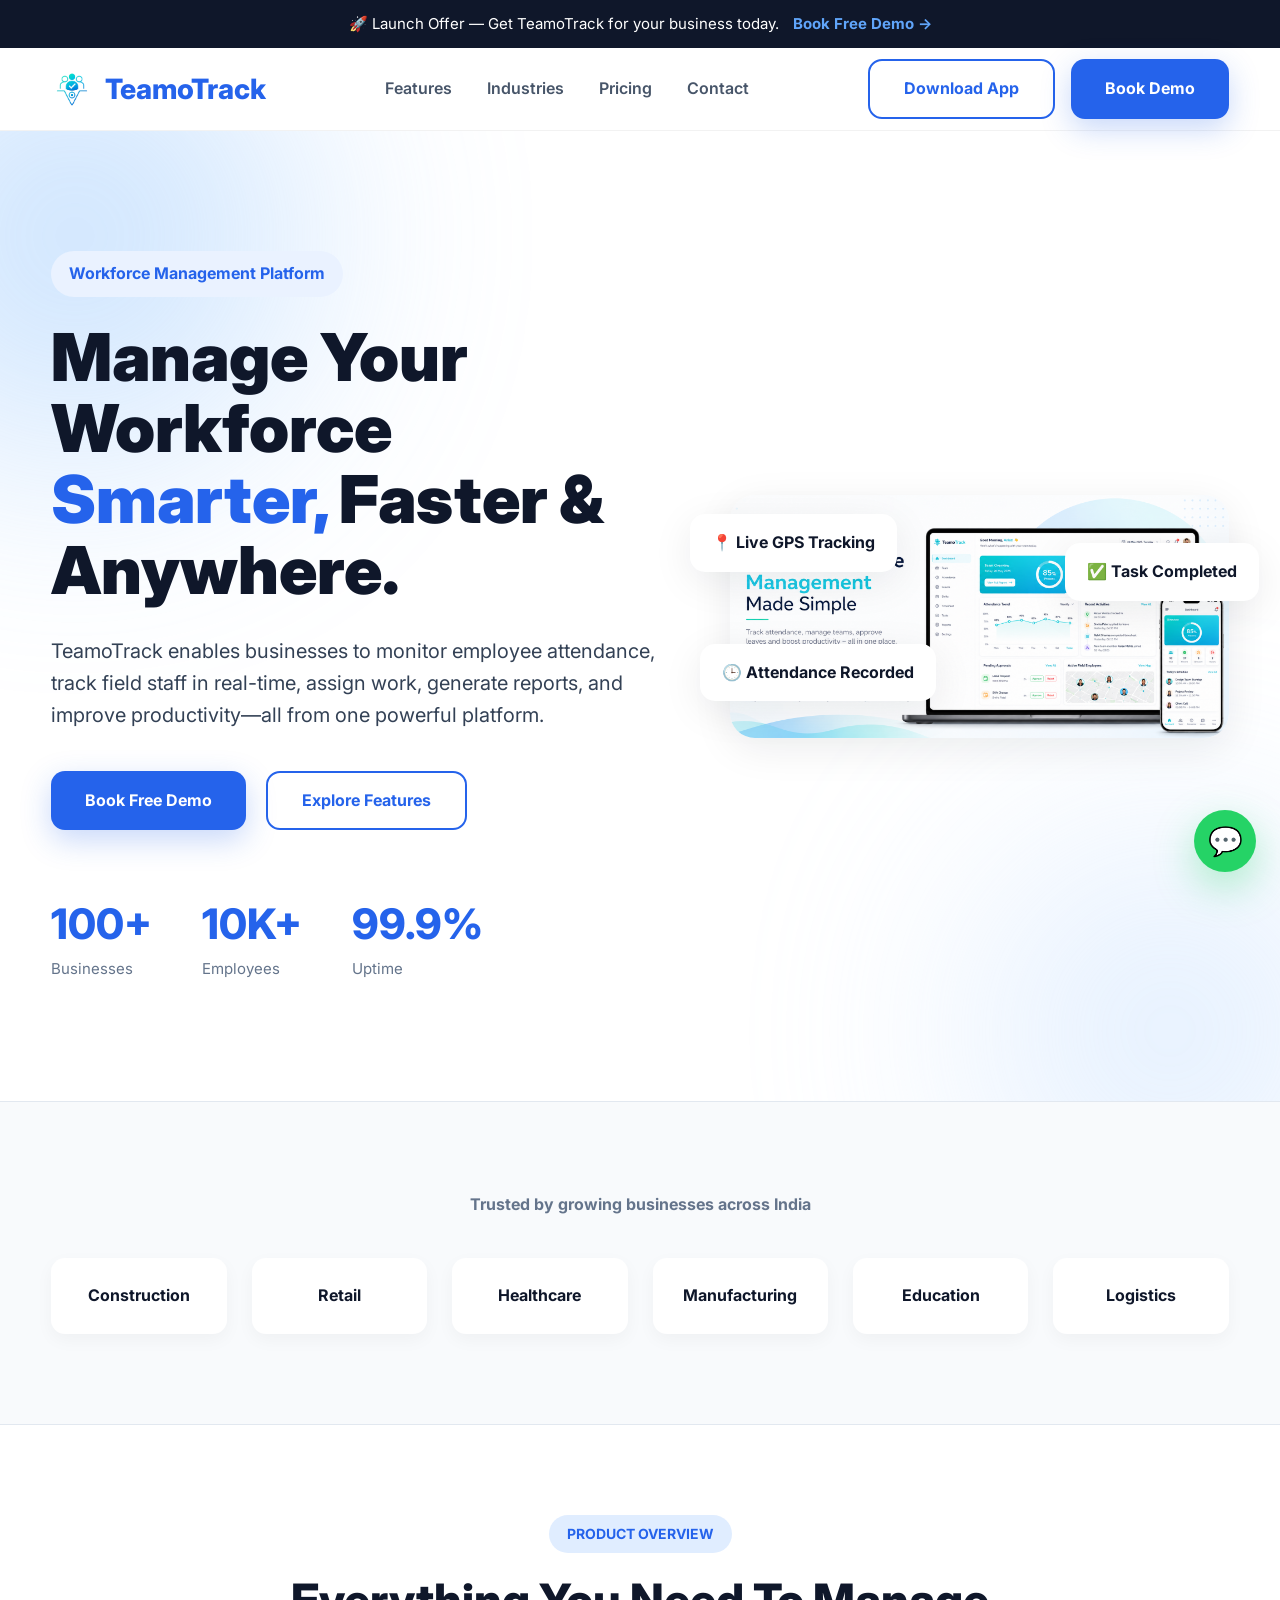
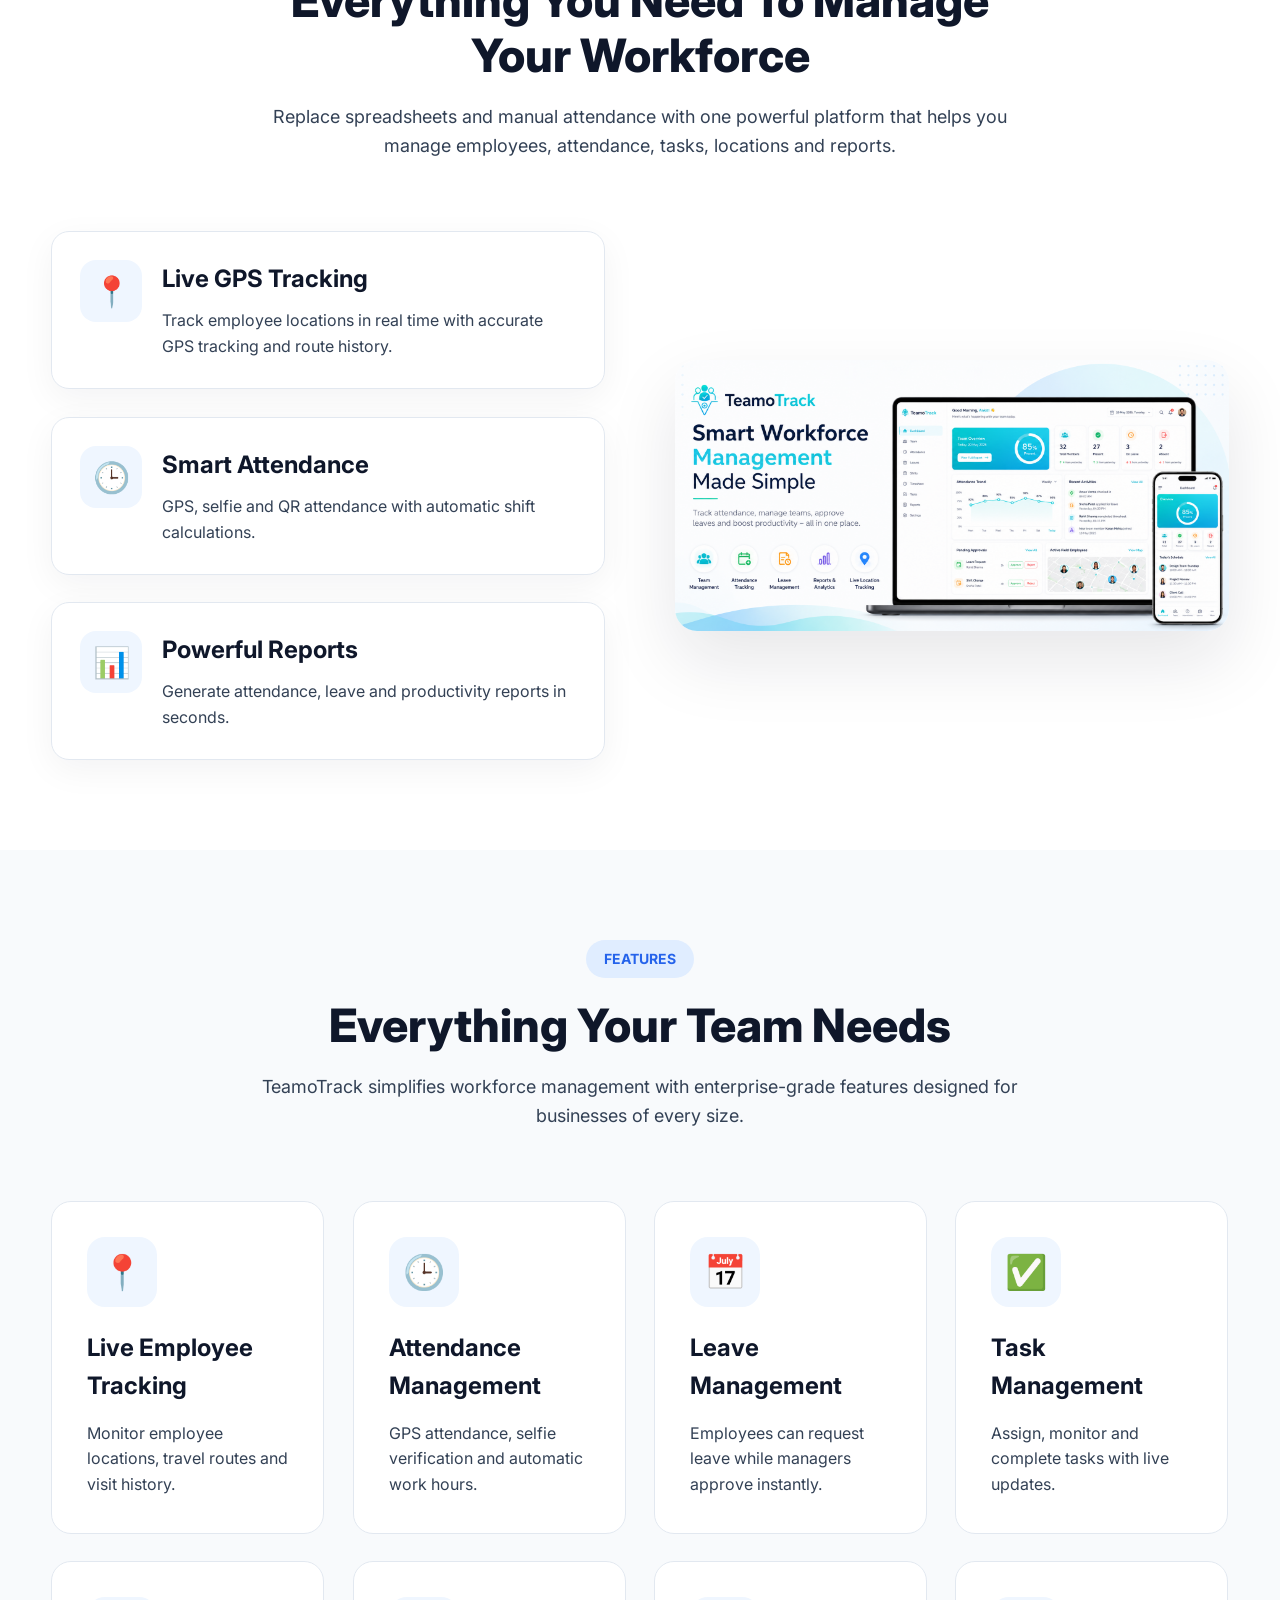
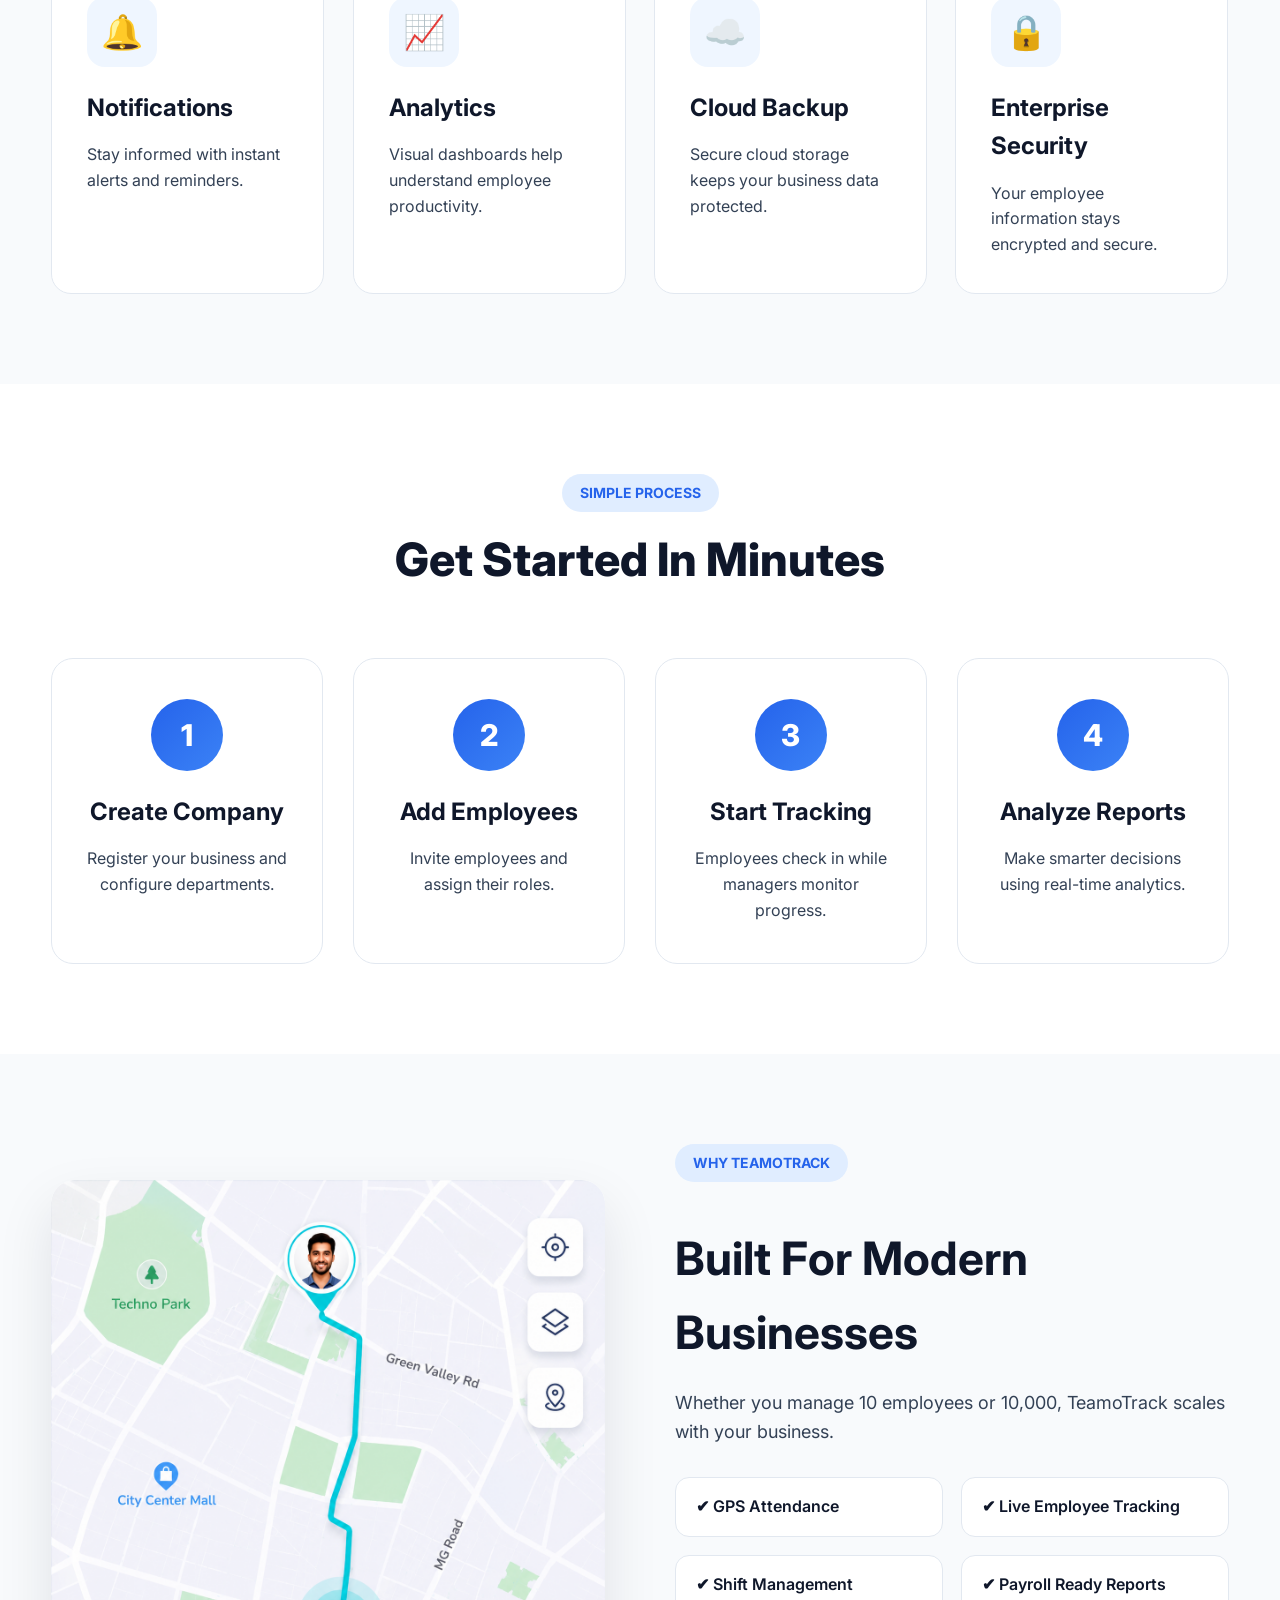
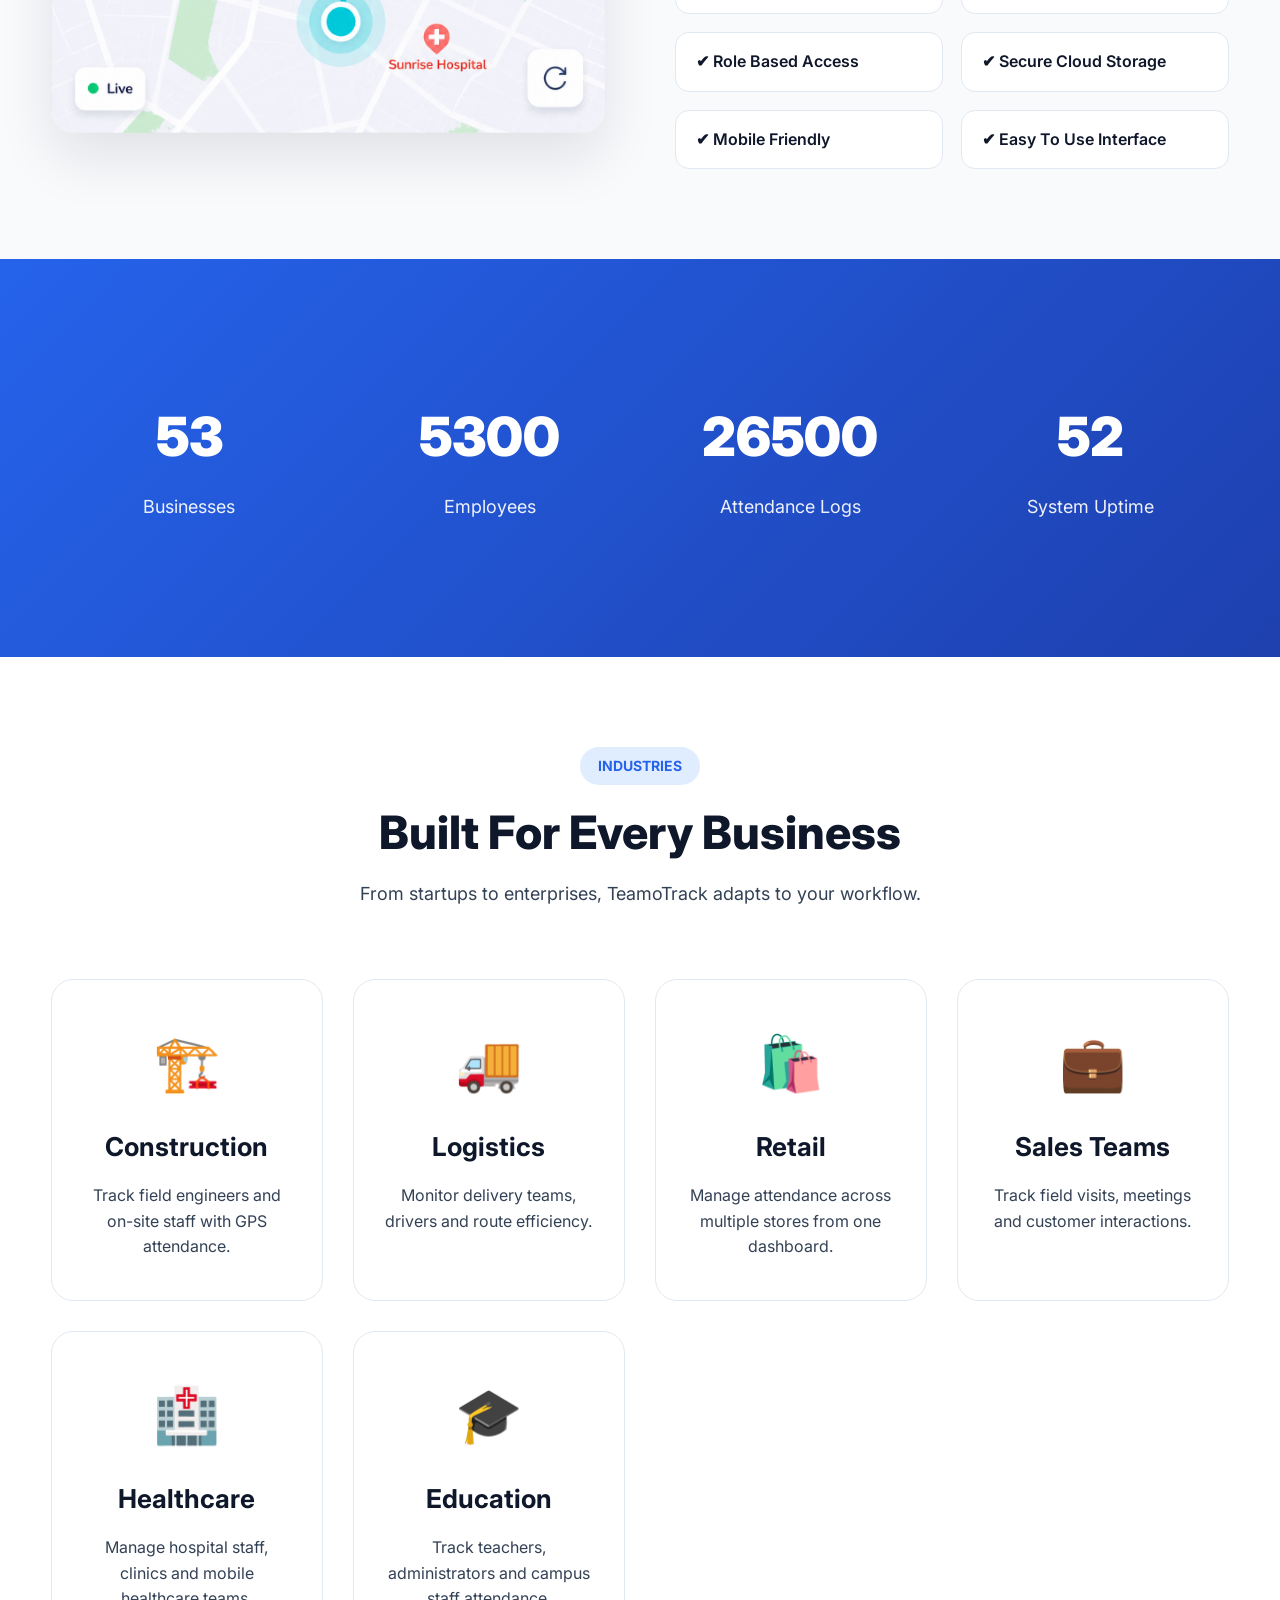
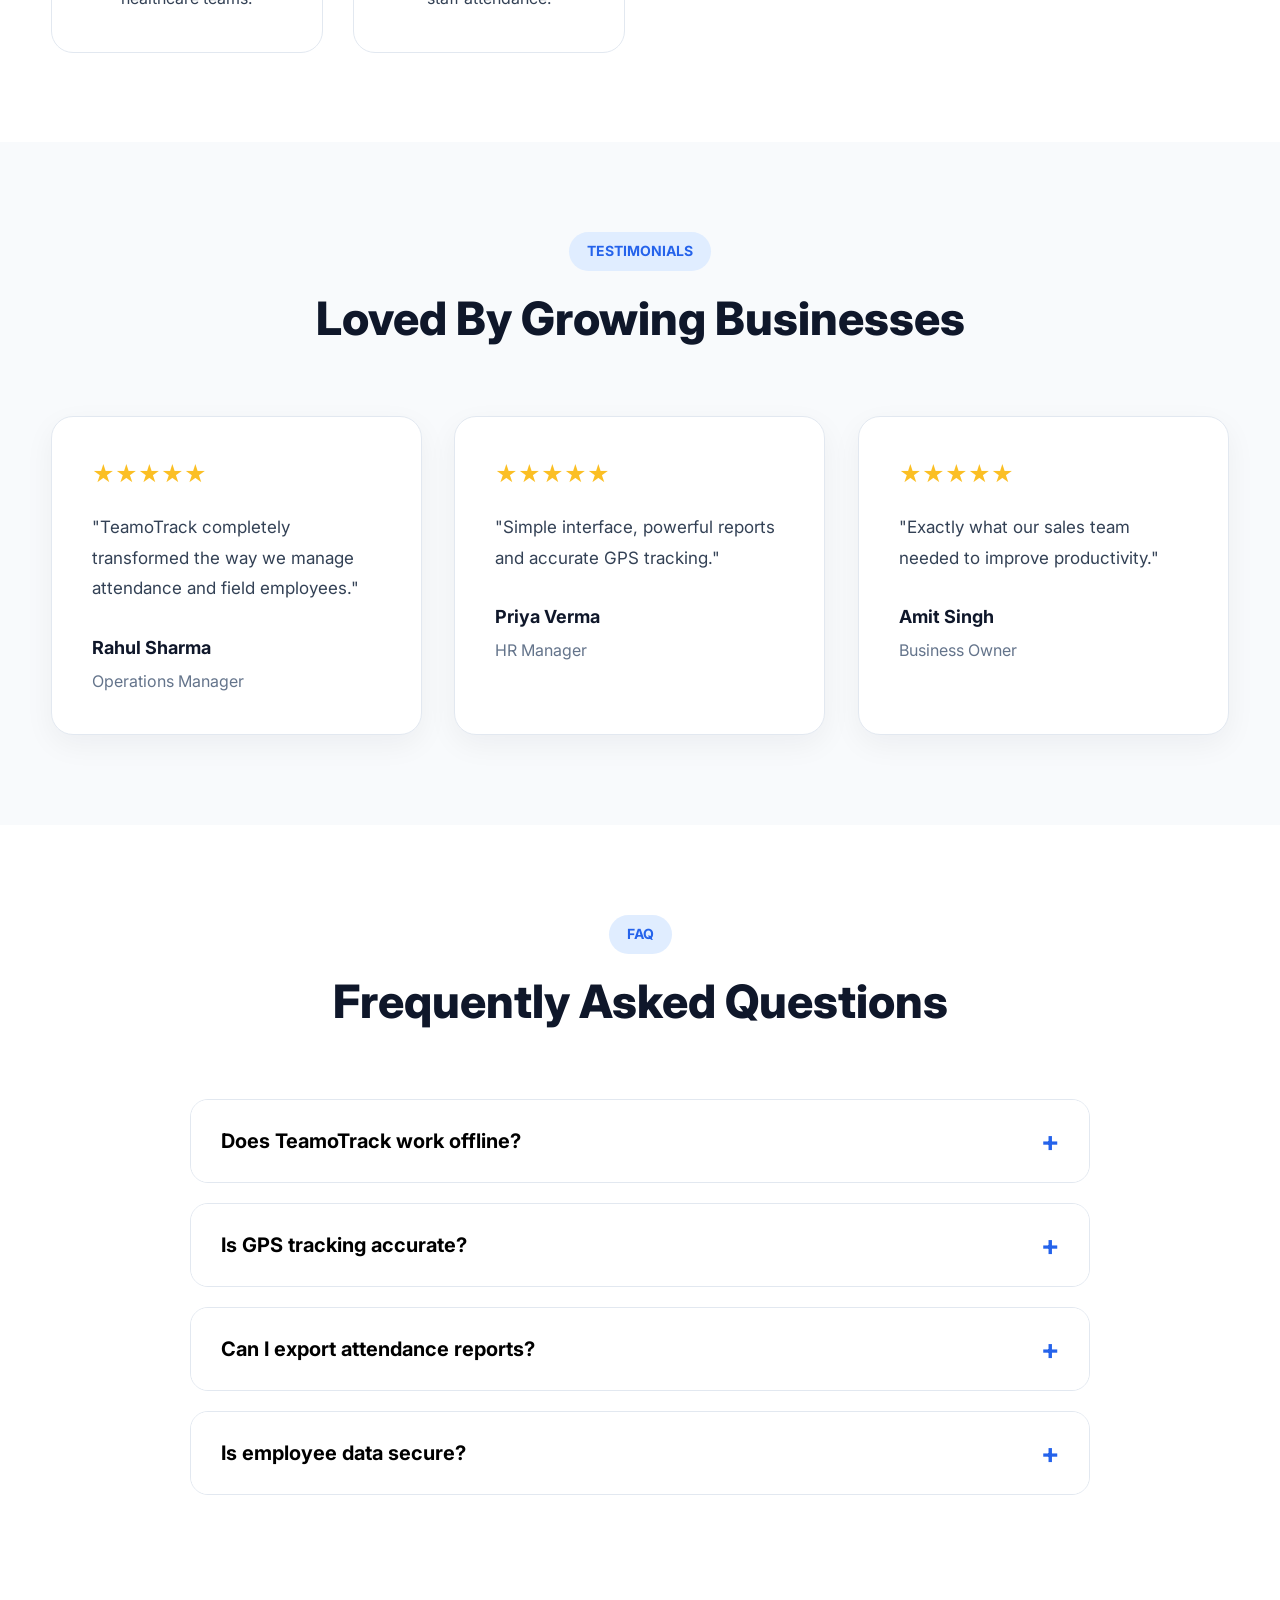
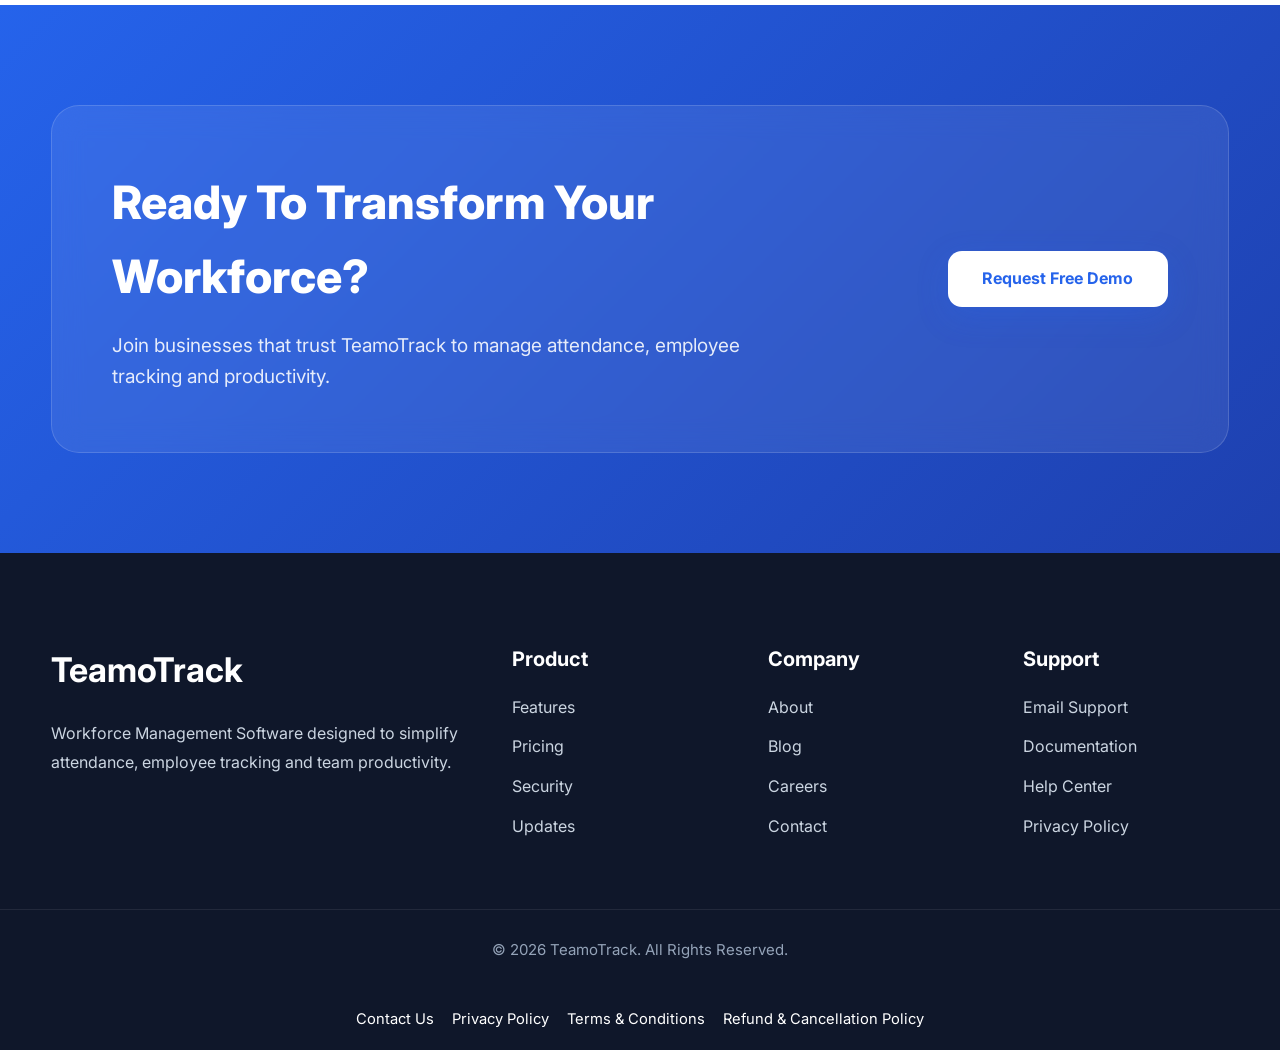
<file: index.html>
<!doctype html>
<html lang="en">
  <head>
    <!-- ===================================
         Basic SEO
    ==================================== -->

    <meta charset="UTF-8" />
    <meta http-equiv="X-UA-Compatible" content="IE=edge" />

    <meta name="viewport" content="width=device-width, initial-scale=1.0" />

    <title>
      Employee Attendance &amp; Workforce Management Software | TeamoTrack
    </title>

    <meta
      name="description"
      content="Manage employee attendance, GPS field tracking, shifts, leave, tasks and workforce reports with TeamoTrack&#x27;s workforce management platform."
    />

    <meta
      name="keywords"
      content="employee tracking software, attendance management system, workforce management software, gps attendance app, field force tracking"
    />

    <meta name="author" content="MD KASHIF NEZAM" />

    <meta
      name="robots"
      content="index,follow,max-image-preview:large,max-snippet:-1,max-video-preview:-1"
    />

    <link rel="canonical" href="https://teamotrack.com/" />

    <!-- Open Graph -->

    <meta
      property="og:title"
      content="TeamoTrack | Workforce Management &amp; Employee Attendance"
    />

    <meta
      property="og:description"
      content="Simplify employee attendance, field workforce tracking, shift management and team productivity with TeamoTrack."
    />

    <meta property="og:type" content="website" />

    <meta
      property="og:image"
      content="https://teamotrack.com/assets/images/hero.png"
    />

    <!-- Theme -->

    <meta name="theme-color" content="#2563EB" />

    <!-- Favicon -->

    <link rel="icon" href="assets/images/logo.png" />

    <!-- Google Fonts -->

    <link rel="preconnect" href="https://fonts.googleapis.com" />

    <link rel="preconnect" href="https://fonts.gstatic.com" crossorigin />

    <link
      href="https://fonts.googleapis.com/css2?family=Inter:wght@300;400;500;600;700;800;900&display=swap"
      rel="stylesheet"
    />

    <!-- CSS -->

    <link rel="stylesheet" href="assets/css/style.css" />
    <script type="application/ld+json">
      {
        "@context": "https://schema.org",
        "@graph": [
          {
            "@type": "Organization",
            "@id": "https://teamotrack.com/#organization",
            "name": "TeamoTrack",
            "url": "https://teamotrack.com/",
            "logo": "https://teamotrack.com/assets/images/logo.png",
            "email": "contact@teamotrack.com",
            "telephone": "+91 85212988388",
            "founder": {
              "@type": "Person",
              "name": "MD KASHIF NEZAM"
            }
          },
          {
            "@type": "WebSite",
            "@id": "https://teamotrack.com/#website",
            "url": "https://teamotrack.com/",
            "name": "TeamoTrack",
            "publisher": {
              "@id": "https://teamotrack.com/#organization"
            },
            "inLanguage": "en-IN"
          },
          {
            "@type": "SoftwareApplication",
            "name": "TeamoTrack",
            "applicationCategory": "BusinessApplication",
            "operatingSystem": "Android, Web",
            "url": "https://teamotrack.com/",
            "description": "Manage employee attendance, GPS field tracking, shifts, leave, tasks and workforce reports with TeamoTrack's workforce management platform.",
            "publisher": {
              "@id": "https://teamotrack.com/#organization"
            }
          }
        ]
      }
    </script>
  </head>

  <body>
    <!-- ===================================
Announcement Bar
=================================== -->

    <div class="announcement">
      <div class="container">
        🚀 Launch Offer — Get TeamoTrack for your business today.

        <a href="contact.html"> Book Free Demo → </a>
      </div>
    </div>

    <!-- ===================================
    Navigation
    =================================== -->

    <header class="header">
      <div class="container navbar">
        <a href="/" class="logo">
          <img src="assets/images/logo.png" alt="TeamoTrack" />

          <span>TeamoTrack</span>
        </a>

        <nav class="nav">
          <a href="#features">Features</a>

          <a href="#industries">Industries</a>

          <a href="pricing.html">Pricing</a>

          <a href="contact.html">Contact</a>
        </nav>

        <div class="nav-buttons">
          <a href="https://play.google.com/store/apps/details?id=com.kashif.family_room" class="btn-outline"> Download App </a>

          <a href="contact.html" class="btn-primary"> Book Demo </a>
        </div>

        <button id="menuBtn" class="mobile-menu">☰</button>
      </div>
    </header>

    <!-- ===================================
Hero
=================================== -->

    <section class="hero fade-up">
      <div class="hero-blur hero-blur-one"></div>

      <div class="hero-blur hero-blur-two"></div>

      <div class="container hero-grid">
        <div class="hero-left">
          <span class="badge"> Workforce Management Platform </span>

          <h1>
            Manage Your Workforce

            <span> Smarter, </span>

            Faster & Anywhere.
          </h1>

          <p>
            TeamoTrack enables businesses to monitor employee attendance, track
            field staff in real-time, assign work, generate reports, and improve
            productivity—all from one powerful platform.
          </p>

          <div class="hero-buttons">
            <a href="contact.html" class="btn-primary big-btn">
              Book Free Demo
            </a>

            <a href="#features" class="btn-outline big-btn">
              Explore Features
            </a>
          </div>

          <div class="hero-stats">
            <div>
              <h3>100+</h3>

              <p>Businesses</p>
            </div>

            <div>
              <h3>10K+</h3>

              <p>Employees</p>
            </div>

            <div>
              <h3>99.9%</h3>

              <p>Uptime</p>
            </div>
          </div>
        </div>

        <div class="hero-right">
          <div class="dashboard-card">
            <img src="assets/images/dashboard.png" alt="Dashboard" />
          </div>

          <div class="floating-card card-one">📍 Live GPS Tracking</div>

          <div class="floating-card card-two">🕒 Attendance Recorded</div>

          <div class="floating-card card-three">✅ Task Completed</div>
        </div>
      </div>
    </section>

    <!-- ===================================
Trusted Companies
=================================== -->

    <section class="trusted">
      <div class="container">
        <p>Trusted by growing businesses across India</p>

        <div class="logo-slider">
          <div>Construction</div>

          <div>Retail</div>

          <div>Healthcare</div>

          <div>Manufacturing</div>

          <div>Education</div>

          <div>Logistics</div>
        </div>
      </div>
    </section>
    <!-- =====================================================
PRODUCT SHOWCASE
====================================================== -->

    <section class="showcase fade-up">
      <div class="container">
        <div class="section-heading">
          <span class="section-badge"> PRODUCT OVERVIEW </span>

          <h2>Everything You Need To Manage Your Workforce</h2>

          <p>
            Replace spreadsheets and manual attendance with one powerful
            platform that helps you manage employees, attendance, tasks,
            locations and reports.
          </p>
        </div>

        <div class="showcase-grid">
          <div class="showcase-content">
            <div class="feature-item">
              <div class="feature-icon">📍</div>

              <div>
                <h3>Live GPS Tracking</h3>

                <p>
                  Track employee locations in real time with accurate GPS
                  tracking and route history.
                </p>
              </div>
            </div>

            <div class="feature-item">
              <div class="feature-icon">🕒</div>

              <div>
                <h3>Smart Attendance</h3>

                <p>
                  GPS, selfie and QR attendance with automatic shift
                  calculations.
                </p>
              </div>
            </div>

            <div class="feature-item">
              <div class="feature-icon">📊</div>

              <div>
                <h3>Powerful Reports</h3>

                <p>
                  Generate attendance, leave and productivity reports in
                  seconds.
                </p>
              </div>
            </div>
          </div>

          <div class="showcase-image">
            <img src="assets/images/dashboard.png" alt="TeamoTrack Dashboard" />
          </div>
        </div>
      </div>
    </section>

    <!-- =====================================================
FEATURES
====================================================== -->

    <section id="features" class="features fade-up">
      <div class="container">
        <div class="section-heading">
          <span class="section-badge"> FEATURES </span>

          <h2>Everything Your Team Needs</h2>

          <p>
            TeamoTrack simplifies workforce management with enterprise-grade
            features designed for businesses of every size.
          </p>
        </div>

        <div class="feature-grid">
          <article class="feature-card">
            <div class="card-icon">📍</div>

            <h3>Live Employee Tracking</h3>

            <p>Monitor employee locations, travel routes and visit history.</p>
          </article>

          <article class="feature-card">
            <div class="card-icon">🕒</div>

            <h3>Attendance Management</h3>

            <p>GPS attendance, selfie verification and automatic work hours.</p>
          </article>

          <article class="feature-card">
            <div class="card-icon">📅</div>

            <h3>Leave Management</h3>

            <p>Employees can request leave while managers approve instantly.</p>
          </article>

          <article class="feature-card">
            <div class="card-icon">✅</div>

            <h3>Task Management</h3>

            <p>Assign, monitor and complete tasks with live updates.</p>
          </article>

          <article class="feature-card">
            <div class="card-icon">🔔</div>

            <h3>Notifications</h3>

            <p>Stay informed with instant alerts and reminders.</p>
          </article>

          <article class="feature-card">
            <div class="card-icon">📈</div>

            <h3>Analytics</h3>

            <p>Visual dashboards help understand employee productivity.</p>
          </article>

          <article class="feature-card">
            <div class="card-icon">☁️</div>

            <h3>Cloud Backup</h3>

            <p>Secure cloud storage keeps your business data protected.</p>
          </article>

          <article class="feature-card">
            <div class="card-icon">🔒</div>

            <h3>Enterprise Security</h3>

            <p>Your employee information stays encrypted and secure.</p>
          </article>
        </div>
      </div>
    </section>

    <!-- =====================================================
HOW IT WORKS
====================================================== -->

    <section class="how-it-works fade-up">
      <div class="container">
        <div class="section-heading">
          <span class="section-badge"> SIMPLE PROCESS </span>

          <h2>Get Started In Minutes</h2>
        </div>

        <div class="steps">
          <div class="step">
            <div class="step-number">1</div>

            <h3>Create Company</h3>

            <p>Register your business and configure departments.</p>
          </div>

          <div class="step">
            <div class="step-number">2</div>

            <h3>Add Employees</h3>

            <p>Invite employees and assign their roles.</p>
          </div>

          <div class="step">
            <div class="step-number">3</div>

            <h3>Start Tracking</h3>

            <p>Employees check in while managers monitor progress.</p>
          </div>

          <div class="step">
            <div class="step-number">4</div>

            <h3>Analyze Reports</h3>

            <p>Make smarter decisions using real-time analytics.</p>
          </div>
        </div>
      </div>
    </section>

    <!-- =====================================================
WHY CHOOSE US
====================================================== -->

    <section class="why-us fade-up">
      <div class="container why-grid">
        <div>
          <img src="assets/images/hero.png" alt="Employee Tracking" />
        </div>

        <div>
          <span class="section-badge"> WHY TEAMOTRACK </span>

          <h2>Built For Modern Businesses</h2>

          <p>
            Whether you manage 10 employees or 10,000, TeamoTrack scales with
            your business.
          </p>

          <ul class="check-list">
            <li>✔ GPS Attendance</li>

            <li>✔ Live Employee Tracking</li>

            <li>✔ Shift Management</li>

            <li>✔ Payroll Ready Reports</li>

            <li>✔ Role Based Access</li>

            <li>✔ Secure Cloud Storage</li>

            <li>✔ Mobile Friendly</li>

            <li>✔ Easy To Use Interface</li>
          </ul>
        </div>
      </div>
    </section>

    <!-- =====================================================
STATISTICS
====================================================== -->

    <section class="stats">
      <div class="container">
        <div class="stat-box">
          <h2 class="counter" data-target="100">0</h2>
          <p>Businesses</p>
        </div>

        <div class="stat-box">
          <h2 class="counter" data-target="10000">0</h2>

          <p>Employees</p>
        </div>

        <div class="stat-box">
          <h2 class="counter" data-target="50000">0</h2>

          <p>Attendance Logs</p>
        </div>

        <div class="stat-box">
          <h2 class="counter" data-target="99">0</h2>
          <p>System Uptime</p>
        </div>
      </div>
    </section>
    <!-- =====================================================
INDUSTRIES
====================================================== -->

    <section id="industries" class="industries">
      <div class="container">
        <div class="section-heading">
          <span class="section-badge"> INDUSTRIES </span>

          <h2>Built For Every Business</h2>

          <p>
            From startups to enterprises, TeamoTrack adapts to your workflow.
          </p>
        </div>

        <div class="industry-grid">
          <div class="industry-card">
            <span>🏗️</span>
            <h3>Construction</h3>
            <p>Track field engineers and on-site staff with GPS attendance.</p>
          </div>

          <div class="industry-card">
            <span>🚚</span>
            <h3>Logistics</h3>
            <p>Monitor delivery teams, drivers and route efficiency.</p>
          </div>

          <div class="industry-card">
            <span>🛍️</span>
            <h3>Retail</h3>
            <p>Manage attendance across multiple stores from one dashboard.</p>
          </div>

          <div class="industry-card">
            <span>💼</span>
            <h3>Sales Teams</h3>
            <p>Track field visits, meetings and customer interactions.</p>
          </div>

          <div class="industry-card">
            <span>🏥</span>
            <h3>Healthcare</h3>
            <p>Manage hospital staff, clinics and mobile healthcare teams.</p>
          </div>

          <div class="industry-card">
            <span>🎓</span>
            <h3>Education</h3>
            <p>Track teachers, administrators and campus staff attendance.</p>
          </div>
        </div>
      </div>
    </section>

    <!-- =====================================================
TESTIMONIALS
====================================================== -->

    <section class="testimonials">
      <div class="container">
        <div class="section-heading">
          <span class="section-badge"> TESTIMONIALS </span>

          <h2>Loved By Growing Businesses</h2>
        </div>

        <div class="testimonial-grid">
          <div class="testimonial-card">
            <div class="stars">★★★★★</div>

            <p>
              "TeamoTrack completely transformed the way we manage attendance
              and field employees."
            </p>

            <div class="author">
              <strong>Rahul Sharma</strong>

              <span>Operations Manager</span>
            </div>
          </div>

          <div class="testimonial-card">
            <div class="stars">★★★★★</div>

            <p>
              "Simple interface, powerful reports and accurate GPS tracking."
            </p>

            <div class="author">
              <strong>Priya Verma</strong>

              <span>HR Manager</span>
            </div>
          </div>

          <div class="testimonial-card">
            <div class="stars">★★★★★</div>

            <p>"Exactly what our sales team needed to improve productivity."</p>

            <div class="author">
              <strong>Amit Singh</strong>

              <span>Business Owner</span>
            </div>
          </div>
        </div>
      </div>
    </section>

    <!-- =====================================================
FAQ
====================================================== -->

    <section class="faq">
      <div class="container">
        <div class="section-heading">
          <span class="section-badge"> FAQ </span>

          <h2>Frequently Asked Questions</h2>
        </div>

        <div class="faq-list">
          <div class="faq-item">
            <button class="faq-question">Does TeamoTrack work offline?</button>

            <div class="faq-answer">
              <p>
                Yes. Employees can record attendance offline and sync
                automatically once internet connectivity is available.
              </p>
            </div>
          </div>

          <div class="faq-item">
            <button class="faq-question">Is GPS tracking accurate?</button>

            <div class="faq-answer">
              <p>
                GPS tracking uses the device location service for highly
                accurate employee location updates.
              </p>
            </div>
          </div>

          <div class="faq-item">
            <button class="faq-question">
              Can I export attendance reports?
            </button>

            <div class="faq-answer">
              <p>
                Yes. Reports can be exported for payroll, auditing and business
                analysis.
              </p>
            </div>
          </div>

          <div class="faq-item">
            <button class="faq-question">Is employee data secure?</button>

            <div class="faq-answer">
              <p>
                Yes. We use secure cloud infrastructure and encrypted
                communication to protect your data.
              </p>
            </div>
          </div>
        </div>
      </div>
    </section>

    <!-- =====================================================
CALL TO ACTION
====================================================== -->

    <section class="cta">
      <div class="container cta-box">
        <div>
          <h2>Ready To Transform Your Workforce?</h2>

          <p>
            Join businesses that trust TeamoTrack to manage attendance, employee
            tracking and productivity.
          </p>
        </div>

        <div>
          <a href="contact.html" class="btn-primary"> Request Free Demo </a>
        </div>
      </div>
    </section>

    <!-- =====================================================
FOOTER
====================================================== -->

    <footer>
      <div class="container footer-grid">
        <div>
          <h3>TeamoTrack</h3>

          <p>
            Workforce Management Software designed to simplify attendance,
            employee tracking and team productivity.
          </p>
        </div>

        <div>
          <h4>Product</h4>

          <ul>
            <li><a href="#features">Features</a></li>

            <li><a href="pricing.html">Pricing</a></li>

            <li><a href="#">Security</a></li>

            <li><a href="#">Updates</a></li>
          </ul>
        </div>

        <div>
          <h4>Company</h4>

          <ul>
            <li><a href="#">About</a></li>

            <li><a href="#">Blog</a></li>

            <li><a href="#">Careers</a></li>

            <li><a href="contact.html">Contact</a></li>
          </ul>
        </div>

        <div>
          <h4>Support</h4>

          <ul>
            <li>Email Support</li>

            <li>Documentation</li>

            <li>Help Center</li>

            <li><a href="privacy-policy.html">Privacy Policy</a></li>
          </ul>
        </div>
      </div>

      <div class="copyright">© 2026 TeamoTrack. All Rights Reserved.</div>

      <div class="seo-legal-links" aria-label="Legal and support links">
        <a href="contact.html">Contact Us</a>
        <a href="privacy-policy.html">Privacy Policy</a>
        <a href="terms-and-conditions.html">Terms &amp; Conditions</a>
        <a href="refund-policy.html">Refund &amp; Cancellation Policy</a>
      </div>
      <style>
        .seo-legal-links {
          display: flex;
          flex-wrap: wrap;
          justify-content: center;
          gap: 10px 18px;
          padding: 18px 12px;
          font-size: 0.92rem;
        }
        .seo-legal-links a {
          color: inherit;
          text-underline-offset: 3px;
        }
      </style>
    </footer>

    <!-- Floating WhatsApp -->

    <a
      href="https://wa.me/918521988388"
      class="whatsapp"
      target="_blank"
      aria-label="WhatsApp"
    >
      💬
    </a>

    <!-- Scroll To Top -->

    <button id="topBtn" class="top-btn" aria-label="Back to top">↑</button>

    <script src="assets/js/main.js"></script>
  </body>
</html>
</file>
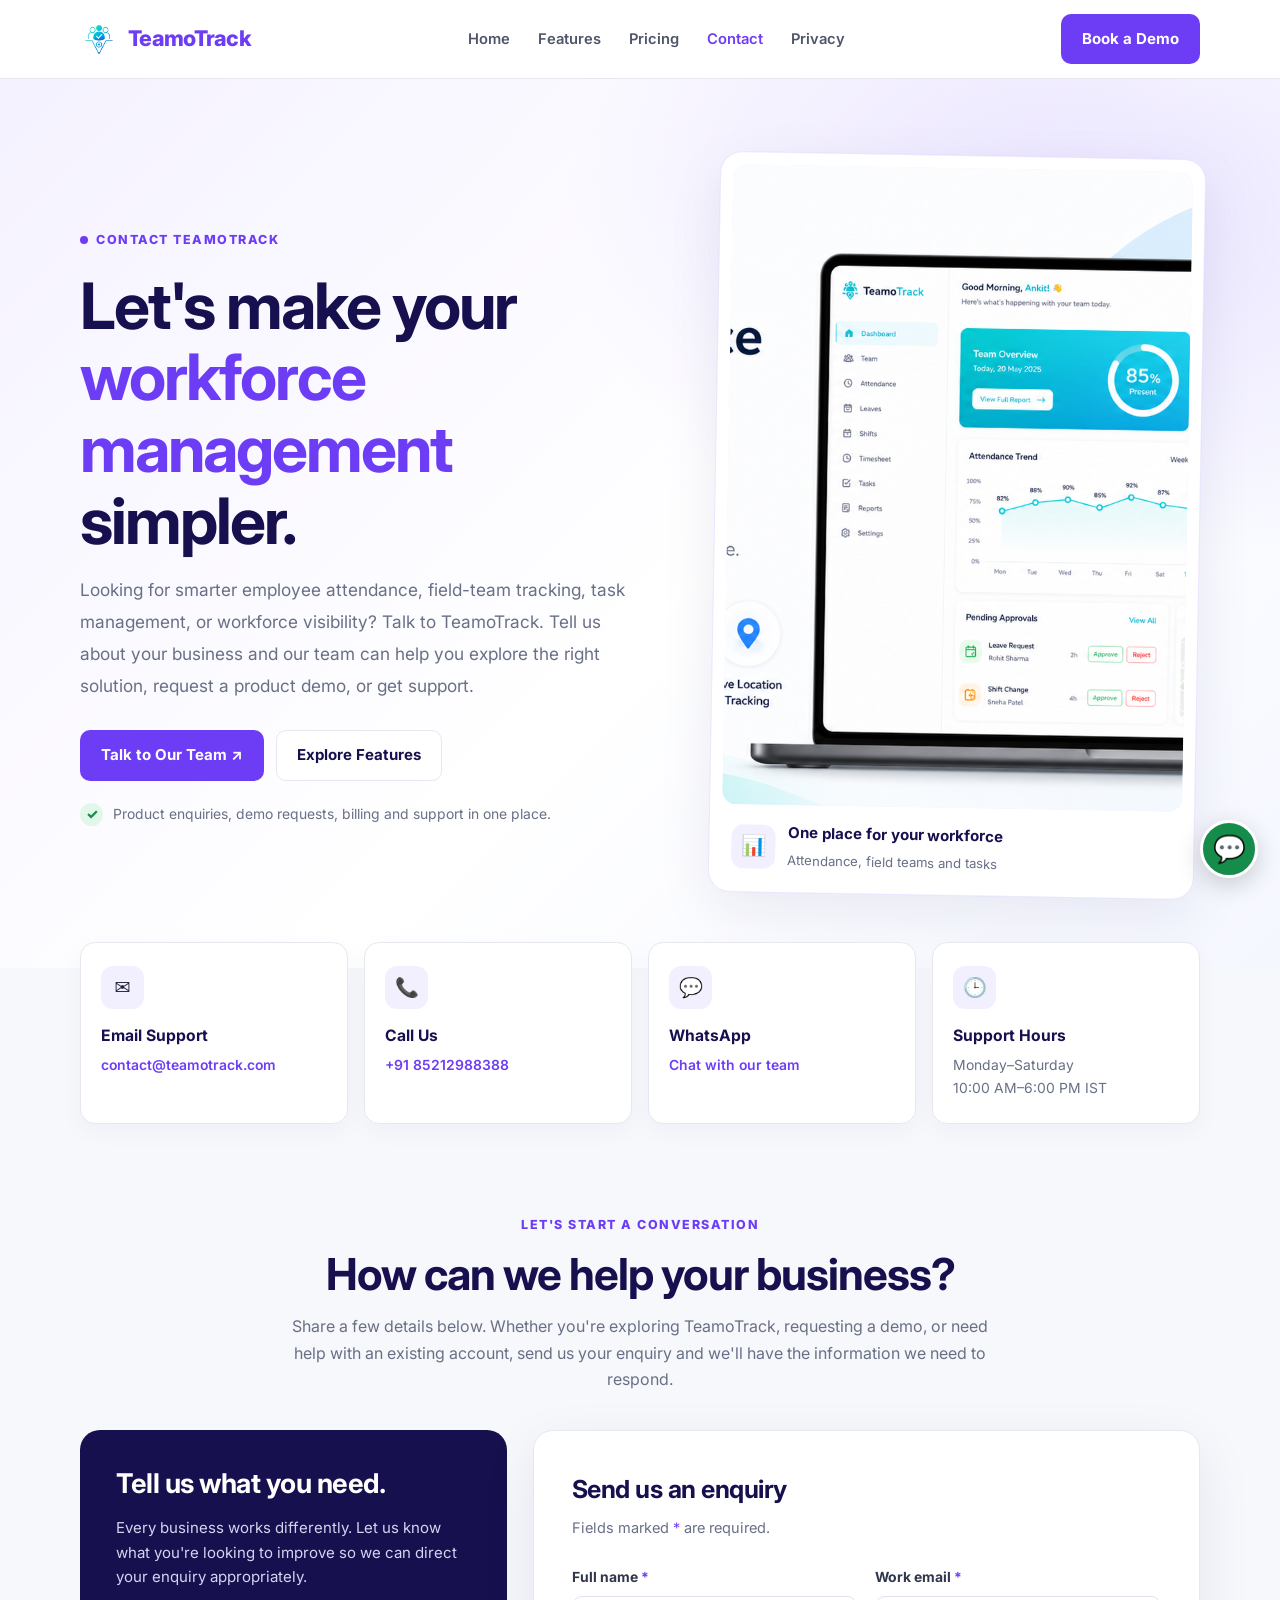
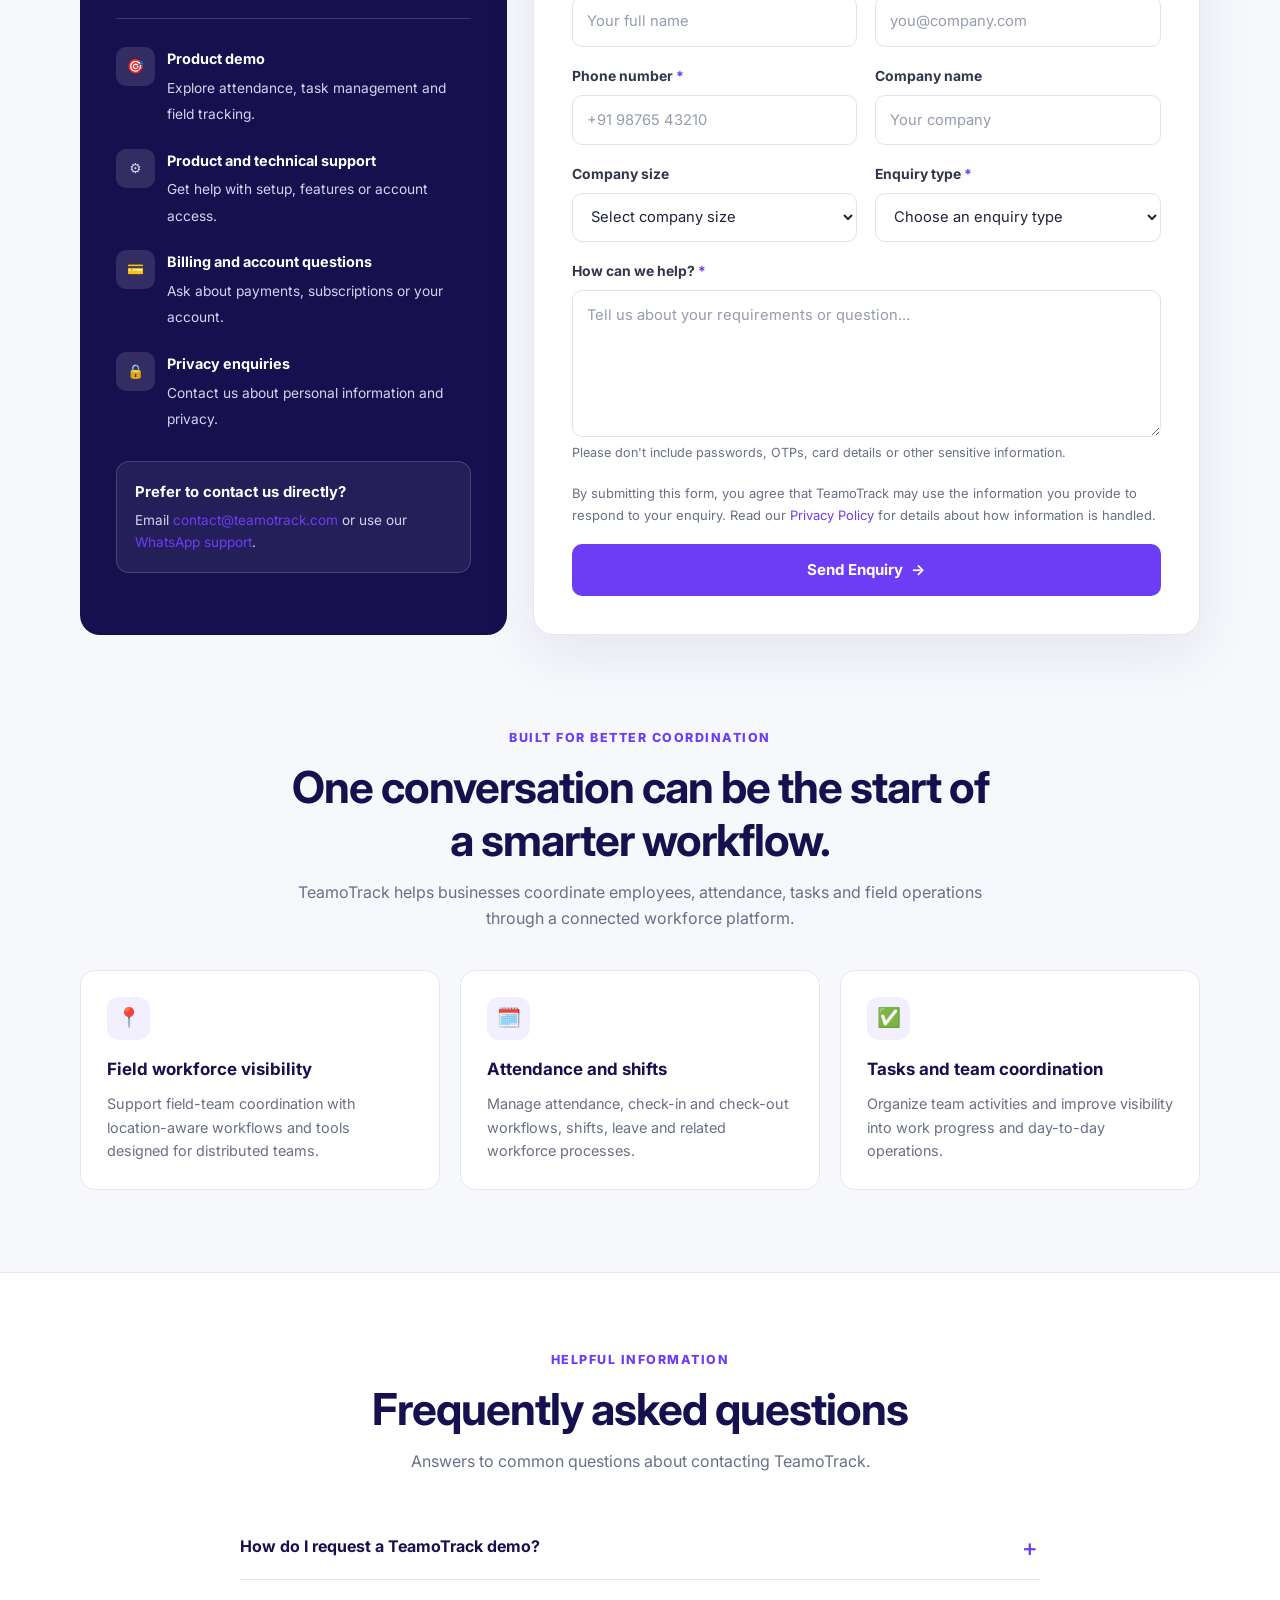
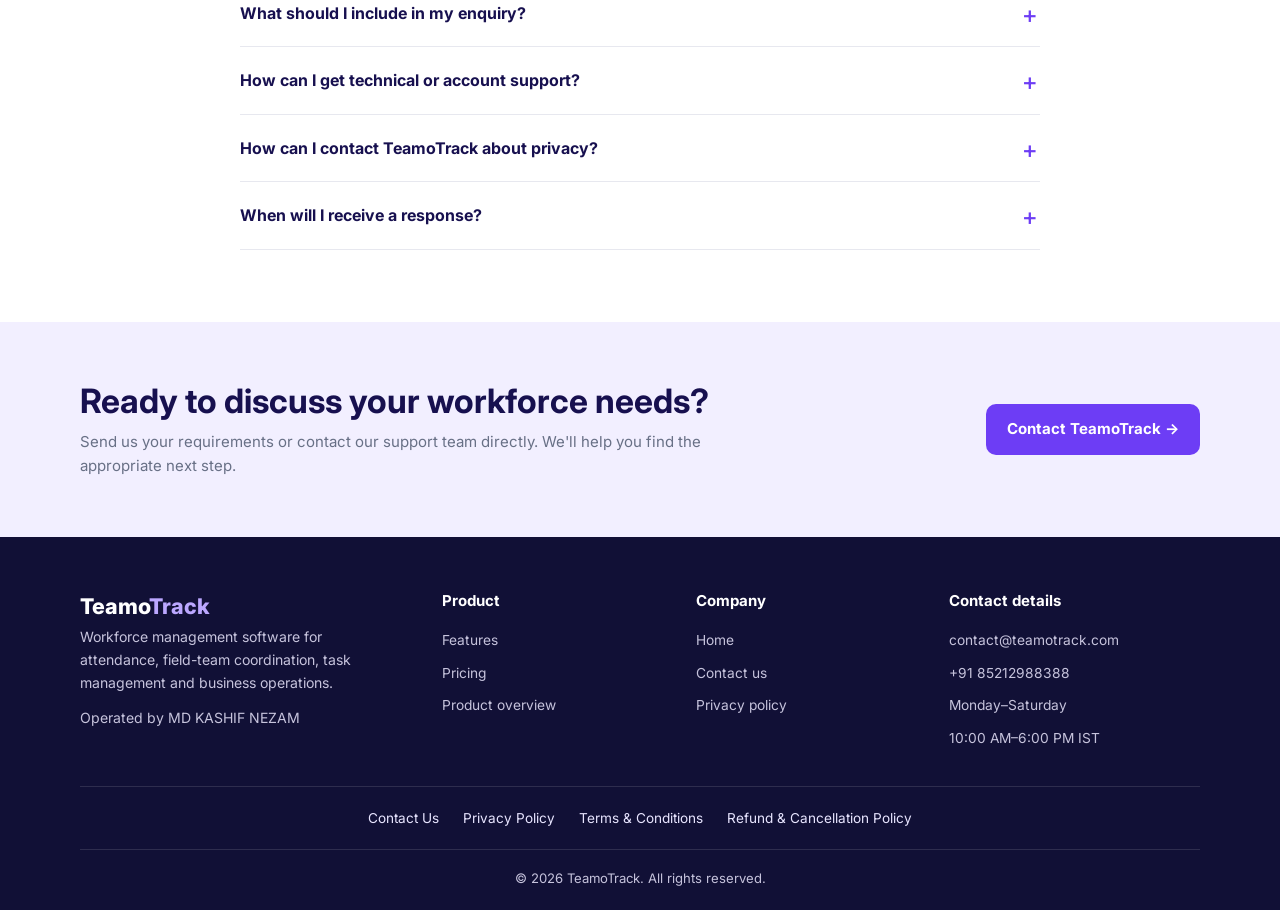
<file: contact.html>
<!doctype html>
<html lang="en">
  <head>
    <meta charset="UTF-8" />
    <meta name="viewport" content="width=device-width, initial-scale=1" />

    <!-- Primary SEO -->
    <title>Contact TeamoTrack | Workforce Management Demo & Support</title>
    <meta
      name="description"
      content="Contact TeamoTrack to request a workforce management demo, ask about employee attendance, GPS tracking, task management, billing, or technical support."
    />
    <meta name="robots" content="index, follow" />
    <meta name="theme-color" content="#17104f" />
    <link rel="canonical" href="https://teamotrack.com/contact.html" />

    <!-- Open Graph SEO -->
    <meta property="og:type" content="website" />
    <meta property="og:site_name" content="TeamoTrack" />
    <meta
      property="og:title"
      content="Contact TeamoTrack | Workforce Management Demo & Support"
    />
    <meta
      property="og:description"
      content="Talk to TeamoTrack about workforce management, attendance automation, field employee tracking, and product support."
    />
    <meta property="og:url" content="https://teamotrack.com/contact.html" />
    <meta
      property="og:image"
      content="https://teamotrack.com/assets/images/dashboard.png"
    />

    <link rel="icon" href="/assets/images/logo.png" />
    <link rel="preconnect" href="https://fonts.googleapis.com" />
    <link rel="preconnect" href="https://fonts.gstatic.com" crossorigin />
    <link
      href="https://fonts.googleapis.com/css2?family=Inter:wght@400;500;600;700;800&display=swap"
      rel="stylesheet"
    />

    <!-- Structured data -->
    <script type="application/ld+json">
      {
        "@context": "https://schema.org",
        "@type": "ContactPage",
        "name": "Contact TeamoTrack",
        "url": "https://teamotrack.com/contact.html",
        "description": "Contact TeamoTrack for product demos, workforce management enquiries, billing, and technical support.",
        "mainEntity": {
          "@type": "Organization",
          "name": "TeamoTrack",
          "url": "https://teamotrack.com/",
          "email": "contact@teamotrack.com",
          "telephone": "+9185212988388",
          "founder": {
            "@type": "Person",
            "name": "MD KASHIF NEZAM"
          }
        }
      }
    </script>

    <style>
      :root {
        --navy: #17104f;
        --navy-light: #26205f;
        --purple: #6d3df5;
        --purple-dark: #5426d5;
        --purple-soft: #f2efff;
        --ink: #20243a;
        --muted: #687086;
        --line: #e7e8ef;
        --bg: #f7f8fc;
        --white: #ffffff;
        --green: #168c4b;
        --red: #b42318;
        --shadow: 0 18px 55px rgba(28, 22, 83, 0.08);
      }

      * {
        box-sizing: border-box;
      }

      html {
        scroll-behavior: smooth;
        scroll-padding-top: 24px;
      }

      body {
        margin: 0;
        background: var(--bg);
        color: var(--ink);
        font-family:
          Inter,
          system-ui,
          -apple-system,
          BlinkMacSystemFont,
          "Segoe UI",
          sans-serif;
        line-height: 1.65;
        -webkit-font-smoothing: antialiased;
      }

      a {
        color: var(--purple);
        text-decoration: none;
      }

      a:hover {
        text-decoration: underline;
      }

      a:focus-visible,
      button:focus-visible,
      input:focus-visible,
      select:focus-visible,
      textarea:focus-visible {
        outline: 3px solid rgba(109, 61, 245, 0.35);
        outline-offset: 3px;
      }

      button,
      input,
      select,
      textarea {
        font: inherit;
      }

      img {
        display: block;
        max-width: 100%;
      }

      .container {
        width: min(1120px, calc(100% - 40px));
        margin-inline: auto;
      }

      /* Header */

      .site-header {
        position: relative;
        z-index: 10;
        background: var(--white);
        border-bottom: 1px solid var(--line);
      }

      .navbar {
        min-height: 78px;
        display: flex;
        align-items: center;
        justify-content: space-between;
        gap: 24px;
      }

      .brand {
        display: inline-flex;
        align-items: center;
        gap: 10px;
        color: var(--navy);
        font-size: 1.35rem;
        font-weight: 800;
        letter-spacing: -0.7px;
        white-space: nowrap;
      }

      .brand:hover {
        text-decoration: none;
      }

      .brand img {
        width: 38px;
        height: 38px;
        object-fit: contain;
      }

      .brand span {
        color: var(--purple);
      }

      .nav-links {
        display: flex;
        align-items: center;
        gap: 28px;
      }

      .nav-links a {
        color: #50566a;
        font-size: 0.92rem;
        font-weight: 600;
      }

      .nav-links a[aria-current="page"] {
        color: var(--purple);
      }

      .nav-links a:hover {
        color: var(--purple);
        text-decoration: none;
      }

      .button {
        min-height: 46px;
        display: inline-flex;
        align-items: center;
        justify-content: center;
        gap: 8px;
        padding: 12px 20px;
        border: 1px solid transparent;
        border-radius: 10px;
        background: var(--purple);
        color: var(--white);
        font-size: 0.94rem;
        font-weight: 700;
        text-align: center;
        cursor: pointer;
        transition:
          background 0.2s,
          transform 0.2s;
      }

      .button:hover {
        background: var(--purple-dark);
        color: var(--white);
        text-decoration: none;
        transform: translateY(-1px);
      }

      .button-outline {
        background: var(--white);
        color: var(--navy);
        border-color: var(--line);
      }

      .button-outline:hover {
        background: #f7f5ff;
        color: var(--purple);
      }

      .menu-button {
        display: none;
        width: 44px;
        height: 44px;
        border: 1px solid var(--line);
        border-radius: 10px;
        background: var(--white);
        color: var(--navy);
        font-size: 1.35rem;
        cursor: pointer;
      }

      /* Hero */

      .hero {
        position: relative;
        overflow: hidden;
        padding: 76px 0 72px;
        background:
          radial-gradient(
            ellipse at 85% 15%,
            rgba(150, 122, 255, 0.2),
            transparent 34%
          ),
          linear-gradient(135deg, #f5f2ff 0%, #ffffff 55%, #f5f7ff 100%);
      }

      .hero-grid {
        display: grid;
        grid-template-columns: 1.08fr 0.92fr;
        align-items: center;
        gap: 64px;
      }

      .eyebrow {
        display: inline-flex;
        align-items: center;
        gap: 8px;
        color: var(--purple);
        font-size: 0.78rem;
        font-weight: 800;
        letter-spacing: 1.5px;
        text-transform: uppercase;
      }

      .eyebrow-dot {
        width: 8px;
        height: 8px;
        border-radius: 50%;
        background: var(--purple);
      }

      h1 {
        margin: 18px 0;
        color: var(--navy);
        font-size: clamp(2.4rem, 5vw, 4.1rem);
        line-height: 1.12;
        letter-spacing: -2px;
      }

      h1 span {
        color: var(--purple);
      }

      .hero-description {
        max-width: 580px;
        margin: 0;
        color: var(--muted);
        font-size: 1.08rem;
        line-height: 1.85;
      }

      .hero-actions {
        display: flex;
        flex-wrap: wrap;
        gap: 12px;
        margin-top: 28px;
      }

      .trust-note {
        display: flex;
        align-items: center;
        gap: 10px;
        margin-top: 22px;
        color: var(--muted);
        font-size: 0.87rem;
      }

      .trust-check {
        display: inline-grid;
        width: 23px;
        height: 23px;
        place-items: center;
        flex-shrink: 0;
        border-radius: 50%;
        background: #e2f7e9;
        color: var(--green);
        font-weight: 800;
      }

      .hero-visual {
        position: relative;
        min-width: 0;
      }

      .visual-card {
        overflow: hidden;
        padding: 12px;
        border: 1px solid rgba(109, 61, 245, 0.12);
        border-radius: 22px;
        background: var(--white);
        box-shadow: var(--shadow);
        transform: rotate(1deg);
      }

      .visual-card img {
        width: 100%;
        aspect-ratio: 5 / 4;
        border-radius: 14px;
        object-fit: cover;
        object-position: top;
        background: #f0edff;
      }

      .visual-caption {
        display: flex;
        align-items: center;
        gap: 12px;
        padding: 16px 10px 8px;
      }

      .visual-icon {
        display: grid;
        width: 44px;
        height: 44px;
        place-items: center;
        flex-shrink: 0;
        border-radius: 12px;
        background: var(--purple-soft);
        font-size: 1.25rem;
      }

      .visual-caption strong {
        display: block;
        color: var(--navy);
        font-size: 0.94rem;
      }

      .visual-caption span {
        color: var(--muted);
        font-size: 0.82rem;
      }

      /* Contact information */

      .contact-info {
        position: relative;
        z-index: 2;
        margin-top: -26px;
      }

      .info-grid {
        display: grid;
        grid-template-columns: repeat(4, minmax(0, 1fr));
        gap: 16px;
      }

      .info-card {
        min-width: 0;
        padding: 23px 20px;
        border: 1px solid var(--line);
        border-radius: 15px;
        background: var(--white);
        box-shadow: 0 8px 24px rgba(28, 22, 83, 0.035);
      }

      .info-icon {
        display: grid;
        width: 43px;
        height: 43px;
        place-items: center;
        margin-bottom: 14px;
        border-radius: 12px;
        background: var(--purple-soft);
        font-size: 1.2rem;
      }

      .info-card h2 {
        margin: 0 0 5px;
        color: var(--navy);
        font-size: 0.98rem;
      }

      .info-card p {
        margin: 0;
        color: var(--muted);
        font-size: 0.87rem;
        overflow-wrap: anywhere;
      }

      .info-card a {
        font-weight: 600;
        overflow-wrap: anywhere;
      }

      /* Form section */

      .contact-section {
        padding: 86px 0 88px;
      }

      .section-heading {
        max-width: 720px;
        margin: 0 auto 38px;
        text-align: center;
      }

      .section-heading h2 {
        margin: 12px 0;
        color: var(--navy);
        font-size: clamp(1.9rem, 4vw, 2.75rem);
        line-height: 1.2;
        letter-spacing: -1px;
      }

      .section-heading p {
        margin: 0;
        color: var(--muted);
        font-size: 1rem;
      }

      .contact-layout {
        display: grid;
        grid-template-columns: 0.78fr 1.22fr;
        gap: 26px;
        align-items: stretch;
      }

      .contact-aside {
        padding: 36px;
        border-radius: 20px;
        background: var(--navy);
        color: var(--white);
      }

      .contact-aside h3 {
        margin: 0 0 14px;
        font-size: 1.7rem;
        line-height: 1.3;
        letter-spacing: -0.5px;
      }

      .contact-aside > p {
        margin: 0;
        color: #d6d3ef;
        font-size: 0.94rem;
      }

      .aside-divider {
        height: 1px;
        margin: 28px 0;
        background: rgba(255, 255, 255, 0.17);
      }

      .aside-list {
        display: grid;
        gap: 22px;
        margin: 0;
        padding: 0;
        list-style: none;
      }

      .aside-list li {
        display: flex;
        align-items: flex-start;
        gap: 12px;
      }

      .aside-list .list-icon {
        display: grid;
        width: 39px;
        height: 39px;
        flex-shrink: 0;
        place-items: center;
        border-radius: 10px;
        background: rgba(255, 255, 255, 0.12);
      }

      .aside-list strong {
        display: block;
        margin-bottom: 3px;
        color: var(--white);
        font-size: 0.9rem;
      }

      .aside-list span,
      .aside-list a {
        color: #d6d3ef;
        font-size: 0.86rem;
        overflow-wrap: anywhere;
      }

      .aside-list a:hover {
        color: var(--white);
      }

      .aside-bottom {
        margin-top: 30px;
        padding: 18px;
        border: 1px solid rgba(255, 255, 255, 0.16);
        border-radius: 13px;
        background: rgba(255, 255, 255, 0.06);
      }

      .aside-bottom strong {
        display: block;
        margin-bottom: 4px;
        font-size: 0.93rem;
      }

      .aside-bottom p {
        margin: 0;
        color: #d6d3ef;
        font-size: 0.85rem;
      }

      .form-card {
        min-width: 0;
        padding: clamp(23px, 4vw, 38px);
        border: 1px solid var(--line);
        border-radius: 20px;
        background: var(--white);
        box-shadow: var(--shadow);
      }

      .form-card h3 {
        margin: 0 0 6px;
        color: var(--navy);
        font-size: 1.55rem;
        letter-spacing: -0.5px;
      }

      .form-intro {
        margin: 0 0 26px;
        color: var(--muted);
        font-size: 0.91rem;
      }

      .form-grid {
        display: grid;
        grid-template-columns: repeat(2, minmax(0, 1fr));
        gap: 18px;
      }

      .form-group {
        min-width: 0;
      }

      .form-group.full-width {
        grid-column: 1 / -1;
      }

      .form-group label {
        display: block;
        margin-bottom: 7px;
        color: #30364b;
        font-size: 0.87rem;
        font-weight: 700;
      }

      .required {
        color: var(--purple);
      }

      .form-control {
        display: block;
        width: 100%;
        min-height: 49px;
        padding: 12px 14px;
        border: 1px solid #dfe2eb;
        border-radius: 10px;
        background: #fff;
        color: var(--ink);
        font-size: 0.92rem;
        transition:
          border-color 0.2s,
          box-shadow 0.2s;
      }

      .form-control::placeholder {
        color: #969caf;
      }

      .form-control:hover {
        border-color: #b8b5cc;
      }

      .form-control:focus {
        outline: none;
        border-color: var(--purple);
        box-shadow: 0 0 0 4px rgba(109, 61, 245, 0.1);
      }

      textarea.form-control {
        min-height: 132px;
        resize: vertical;
      }

      .form-help {
        display: block;
        margin-top: 6px;
        color: var(--muted);
        font-size: 0.79rem;
      }

      .form-consent {
        margin: 18px 0;
        color: var(--muted);
        font-size: 0.81rem;
        line-height: 1.7;
      }

      .submit-button {
        width: 100%;
        min-height: 52px;
        border: 0;
      }

      .submit-button:disabled {
        cursor: wait;
        opacity: 0.7;
        transform: none;
      }

      .form-status {
        display: none;
        margin: 0 0 18px;
        padding: 13px 15px;
        border: 1px solid transparent;
        border-radius: 10px;
        font-size: 0.88rem;
        font-weight: 600;
        overflow-wrap: anywhere;
      }

      .form-status[data-state="success"],
      .form-status[data-state="error"] {
        display: block;
      }

      .form-status[data-state="success"] {
        color: #126b39;
        border-color: #b6e6c8;
        background: #effaf3;
      }

      .form-status[data-state="error"] {
        color: var(--red);
        border-color: #f2c5c1;
        background: #fff3f2;
      }

      /* Other benefits */

      .benefits {
        padding: 0 0 82px;
      }

      .benefit-grid {
        display: grid;
        grid-template-columns: repeat(3, minmax(0, 1fr));
        gap: 20px;
      }

      .benefit-card {
        padding: 26px;
        border: 1px solid var(--line);
        border-radius: 15px;
        background: var(--white);
      }

      .benefit-card .info-icon {
        margin-bottom: 16px;
      }

      .benefit-card h3 {
        margin: 0 0 8px;
        color: var(--navy);
        font-size: 1.06rem;
      }

      .benefit-card p {
        margin: 0;
        color: var(--muted);
        font-size: 0.9rem;
      }

      /* FAQ */

      .faq-section {
        padding: 72px 0;
        border-top: 1px solid var(--line);
        background: #fff;
      }

      .faq-list {
        max-width: 800px;
        margin: 30px auto 0;
      }

      .faq-item {
        border-bottom: 1px solid var(--line);
      }

      .faq-item summary {
        position: relative;
        padding: 20px 36px 20px 0;
        color: var(--navy);
        font-weight: 700;
        cursor: pointer;
        list-style: none;
      }

      .faq-item summary::-webkit-details-marker {
        display: none;
      }

      .faq-item summary::after {
        content: "+";
        position: absolute;
        top: 15px;
        right: 2px;
        color: var(--purple);
        font-size: 1.5rem;
        font-weight: 500;
      }

      .faq-item[open] summary::after {
        content: "−";
      }

      .faq-item p {
        margin: 0;
        padding: 0 0 20px;
        color: var(--muted);
        font-size: 0.93rem;
      }

      /* CTA */

      .cta-section {
        padding: 58px 0;
        background: var(--purple-soft);
      }

      .cta-box {
        display: flex;
        align-items: center;
        justify-content: space-between;
        gap: 28px;
      }

      .cta-box h2 {
        margin: 0 0 8px;
        color: var(--navy);
        font-size: clamp(1.5rem, 3vw, 2.1rem);
        line-height: 1.25;
      }

      .cta-box p {
        max-width: 650px;
        margin: 0;
        color: var(--muted);
        font-size: 0.94rem;
      }

      /* Footer */

      .site-footer {
        padding: 52px 0 20px;
        background: #111036;
        color: #e8e5ff;
      }

      .footer-grid {
        display: grid;
        grid-template-columns: 1.5fr 1fr 1fr 1.15fr;
        gap: 35px;
        padding-bottom: 36px;
      }

      .footer-brand {
        margin-bottom: 12px;
        color: #fff;
        font-size: 1.35rem;
        font-weight: 800;
      }

      .footer-brand span {
        color: #bba7ff;
      }

      .footer-about {
        max-width: 310px;
        margin: 0;
        color: #c6c3dc;
        font-size: 0.88rem;
      }

      .footer-column h3 {
        margin: 0 0 15px;
        color: #fff;
        font-size: 0.94rem;
      }

      .footer-column ul {
        display: grid;
        gap: 10px;
        margin: 0;
        padding: 0;
        list-style: none;
      }

      .footer-column a,
      .footer-column li {
        color: #c6c3dc;
        font-size: 0.86rem;
        overflow-wrap: anywhere;
      }

      .footer-column a:hover {
        color: #fff;
      }

      .footer-legal {
        display: flex;
        flex-wrap: wrap;
        justify-content: center;
        gap: 10px 24px;
        padding: 20px 0;
        border-top: 1px solid rgba(255, 255, 255, 0.12);
        border-bottom: 1px solid rgba(255, 255, 255, 0.12);
      }

      .footer-legal a {
        color: #e8e5ff;
        font-size: 0.85rem;
      }

      .copyright {
        padding-top: 18px;
        color: #c6c3dc;
        font-size: 0.82rem;
        text-align: center;
      }

      /* Floating WhatsApp */

      .whatsapp-float {
        position: fixed;
        right: 22px;
        bottom: 22px;
        z-index: 20;
        display: grid;
        width: 58px;
        height: 58px;
        place-items: center;
        border: 3px solid #fff;
        border-radius: 50%;
        background: #168c4b;
        box-shadow: 0 7px 25px rgba(0, 0, 0, 0.18);
        color: #fff;
        font-size: 1.65rem;
        text-decoration: none;
      }

      .whatsapp-float:hover {
        background: #11753e;
        color: #fff;
        text-decoration: none;
        transform: translateY(-2px);
      }

      /* Responsive */

      @media (max-width: 980px) {
        .hero-grid {
          gap: 35px;
        }

        .info-grid {
          grid-template-columns: repeat(2, minmax(0, 1fr));
        }

        .contact-layout {
          grid-template-columns: 0.85fr 1.15fr;
          gap: 18px;
        }

        .contact-aside {
          padding: 28px;
        }

        .footer-grid {
          grid-template-columns: repeat(2, minmax(0, 1fr));
        }
      }

      @media (max-width: 760px) {
        .navbar {
          min-height: 70px;
          flex-wrap: wrap;
          gap: 12px;
          padding: 12px 0;
        }

        .menu-button {
          display: block;
          margin-left: auto;
        }

        .nav-links {
          display: none;
          order: 3;
          width: 100%;
          align-items: stretch;
          flex-direction: column;
          gap: 0;
          padding: 8px 0;
        }

        .nav-links.is-open {
          display: flex;
        }

        .nav-links a {
          padding: 10px 2px;
        }

        .nav-cta {
          display: none;
        }

        .hero {
          padding: 55px 0 58px;
        }

        .hero-grid {
          grid-template-columns: 1fr;
        }

        .hero-visual {
          max-width: 560px;
        }

        .contact-info {
          margin-top: 0;
          padding-top: 24px;
        }

        .contact-section {
          padding: 65px 0;
        }

        .contact-layout {
          grid-template-columns: 1fr;
        }

        .contact-aside {
          padding: 28px;
        }

        .benefit-grid {
          grid-template-columns: 1fr;
        }

        .cta-box {
          align-items: flex-start;
          flex-direction: column;
        }
      }

      @media (max-width: 520px) {
        .container {
          width: min(100% - 28px, 1120px);
        }

        h1 {
          font-size: clamp(2.25rem, 11vw, 3rem);
          letter-spacing: -1.4px;
        }

        .hero-description {
          font-size: 0.98rem;
        }

        .hero-actions {
          flex-direction: column;
        }

        .hero-actions .button {
          width: 100%;
        }

        .info-grid {
          grid-template-columns: 1fr;
          gap: 12px;
        }

        .info-card {
          display: grid;
          grid-template-columns: 44px minmax(0, 1fr);
          column-gap: 13px;
          align-items: center;
          padding: 17px;
        }

        .info-icon {
          grid-row: span 2;
          margin: 0;
        }

        .info-card h2 {
          align-self: end;
        }

        .info-card p {
          align-self: start;
        }

        .form-grid {
          grid-template-columns: 1fr;
          gap: 16px;
        }

        .form-group.full-width {
          grid-column: auto;
        }

        .form-card {
          padding: 22px 17px;
        }

        .footer-grid {
          grid-template-columns: 1fr;
          gap: 28px;
        }

        .footer-legal {
          justify-content: flex-start;
          gap: 12px 18px;
        }

        .whatsapp-float {
          right: 15px;
          bottom: 15px;
          width: 53px;
          height: 53px;
        }
      }

      @media (prefers-reduced-motion: reduce) {
        html {
          scroll-behavior: auto;
        }

        *,
        *::before,
        *::after {
          transition-duration: 0.01ms !important;
          animation-duration: 0.01ms !important;
          animation-iteration-count: 1 !important;
        }
      }
    </style>
  </head>

  <body>
    <header class="site-header">
      <div class="container navbar">
        <a class="brand" href="/" aria-label="TeamoTrack home">
          <img src="assets/images/logo.png" alt="" width="38" height="38" />
          <span>TeamoTrack</span>
        </a>

        <nav class="nav-links" id="mainNavigation" aria-label="Main navigation">
          <a href="/">Home</a>
          <a href="features.html">Features</a>
          <a href="pricing.html">Pricing</a>
          <a href="contact.html" aria-current="page">Contact</a>
          <a href="privacy-policy.html">Privacy</a>
        </nav>

        <a class="button nav-cta" href="#contact-form">Book a Demo</a>

        <button
          class="menu-button"
          id="menuButton"
          type="button"
          aria-label="Open navigation"
          aria-controls="mainNavigation"
          aria-expanded="false"
        >
          ☰
        </button>
      </div>
    </header>

    <main>
      <!-- Introductory content for visitors and search engines -->
      <section class="hero">
        <div class="container hero-grid">
          <div>
            <div class="eyebrow">
              <span class="eyebrow-dot"></span>
              Contact TeamoTrack
            </div>

            <h1>
              Let's make your
              <span>workforce management</span>
              simpler.
            </h1>

            <p class="hero-description">
              Looking for smarter employee attendance, field-team tracking, task
              management, or workforce visibility? Talk to TeamoTrack. Tell us
              about your business and our team can help you explore the right
              solution, request a product demo, or get support.
            </p>

            <div class="hero-actions">
              <a class="button" href="#contact-form">Talk to Our Team ↗</a>
              <a class="button button-outline" href="features.html"
                >Explore Features</a
              >
            </div>

            <div class="trust-note">
              <span class="trust-check">✓</span>
              Product enquiries, demo requests, billing and support in one
              place.
            </div>
          </div>

          <div class="hero-visual">
            <div class="visual-card">
              <img
                src="assets/images/dashboard.png"
                alt="TeamoTrack workforce management dashboard"
                width="800"
                height="640"
                fetchpriority="high"
              />
              <div class="visual-caption">
                <div class="visual-icon">📊</div>
                <div>
                  <strong>One place for your workforce</strong>
                  <span>Attendance, field teams and tasks</span>
                </div>
              </div>
            </div>
          </div>
        </div>
      </section>

      <!-- Direct support options -->
      <section class="contact-info" aria-label="TeamoTrack contact information">
        <div class="container info-grid">
          <article class="info-card">
            <div class="info-icon" aria-hidden="true">✉️</div>
            <h2>Email Support</h2>
            <p>
              <a href="mailto:contact@teamotrack.com">contact@teamotrack.com</a>
            </p>
          </article>

          <article class="info-card">
            <div class="info-icon" aria-hidden="true">📞</div>
            <h2>Call Us</h2>
            <p><a href="tel:+9185212988388">+91 85212988388</a></p>
          </article>

          <article class="info-card">
            <div class="info-icon" aria-hidden="true">💬</div>
            <h2>WhatsApp</h2>
            <p>
              <a
                href="https://wa.me/9185212988388?text=Hello%20TeamoTrack%20Support"
                target="_blank"
                rel="noopener noreferrer"
                >Chat with our team</a
              >
            </p>
          </article>

          <article class="info-card">
            <div class="info-icon" aria-hidden="true">🕒</div>
            <h2>Support Hours</h2>
            <p>Monday–Saturday<br />10:00 AM–6:00 PM IST</p>
          </article>
        </div>
      </section>

      <!-- Main contact form -->
      <section class="contact-section" id="contact-form">
        <div class="container">
          <div class="section-heading">
            <div class="eyebrow">Let's start a conversation</div>
            <h2>How can we help your business?</h2>
            <p>
              Share a few details below. Whether you're exploring TeamoTrack,
              requesting a demo, or need help with an existing account, send us
              your enquiry and we'll have the information we need to respond.
            </p>
          </div>

          <div class="contact-layout">
            <aside class="contact-aside">
              <h3>Tell us what you need.</h3>
              <p>
                Every business works differently. Let us know what you're
                looking to improve so we can direct your enquiry appropriately.
              </p>

              <div class="aside-divider"></div>

              <ul class="aside-list">
                <li>
                  <span class="list-icon" aria-hidden="true">🎯</span>
                  <div>
                    <strong>Product demo</strong>
                    <span
                      >Explore attendance, task management and field
                      tracking.</span
                    >
                  </div>
                </li>

                <li>
                  <span class="list-icon" aria-hidden="true">⚙️</span>
                  <div>
                    <strong>Product and technical support</strong>
                    <span
                      >Get help with setup, features or account access.</span
                    >
                  </div>
                </li>

                <li>
                  <span class="list-icon" aria-hidden="true">💳</span>
                  <div>
                    <strong>Billing and account questions</strong>
                    <span
                      >Ask about payments, subscriptions or your account.</span
                    >
                  </div>
                </li>

                <li>
                  <span class="list-icon" aria-hidden="true">🔒</span>
                  <div>
                    <strong>Privacy enquiries</strong>
                    <span
                      >Contact us about personal information and privacy.</span
                    >
                  </div>
                </li>
              </ul>

              <div class="aside-bottom">
                <strong>Prefer to contact us directly?</strong>
                <p>
                  Email
                  <a href="mailto:contact@teamotrack.com"
                    >contact@teamotrack.com</a
                  >
                  or use our
                  <a
                    href="https://wa.me/9185212988388?text=Hello%20TeamoTrack%20Support"
                    target="_blank"
                    rel="noopener noreferrer"
                    >WhatsApp support</a
                  >.
                </p>
              </div>
            </aside>

            <div class="form-card">
              <h3>Send us an enquiry</h3>
              <p class="form-intro">
                Fields marked <span class="required">*</span> are required.
              </p>

              <form
                id="contactForm"
                action="https://live.teamotrack.com/api/contact"
                method="post"
              >
                <div class="form-grid">
                  <div class="form-group">
                    <label for="contactName"
                      >Full name <span class="required">*</span></label
                    >
                    <input
                      class="form-control"
                      id="contactName"
                      name="name"
                      type="text"
                      autocomplete="name"
                      maxlength="100"
                      placeholder="Your full name"
                      required
                    />
                  </div>

                  <div class="form-group">
                    <label for="contactEmail"
                      >Work email <span class="required">*</span></label
                    >
                    <input
                      class="form-control"
                      id="contactEmail"
                      name="email"
                      type="email"
                      autocomplete="email"
                      maxlength="254"
                      placeholder="you@company.com"
                      required
                    />
                  </div>

                  <div class="form-group">
                    <label for="contactPhone"
                      >Phone number <span class="required">*</span></label
                    >
                    <input
                      class="form-control"
                      id="contactPhone"
                      name="phone"
                      type="tel"
                      autocomplete="tel"
                      maxlength="25"
                      placeholder="+91 98765 43210"
                      required
                    />
                  </div>

                  <div class="form-group">
                    <label for="companyName">Company name</label>
                    <input
                      class="form-control"
                      id="companyName"
                      name="companyName"
                      type="text"
                      autocomplete="organization"
                      maxlength="150"
                      placeholder="Your company"
                    />
                  </div>

                  <div class="form-group">
                    <label for="companySize">Company size</label>
                    <select
                      class="form-control"
                      id="companySize"
                      name="companySize"
                    >
                      <option value="">Select company size</option>
                      <option value="1-10 employees">1–10 employees</option>
                      <option value="11-50 employees">11–50 employees</option>
                      <option value="51-200 employees">51–200 employees</option>
                      <option value="200+ employees">200+ employees</option>
                    </select>
                  </div>

                  <div class="form-group">
                    <label for="subject"
                      >Enquiry type <span class="required">*</span></label
                    >
                    <select
                      class="form-control"
                      id="subject"
                      name="subject"
                      required
                    >
                      <option value="">Choose an enquiry type</option>
                      <option value="Product demo">
                        Request a product demo
                      </option>
                      <option value="Product information">
                        Product information
                      </option>
                      <option value="Technical support">
                        Technical support
                      </option>
                      <option value="Billing and payment">
                        Billing and payment
                      </option>
                      <option value="Account access">Account access</option>
                      <option value="Privacy request">Privacy request</option>
                      <option value="Other enquiry">Other enquiry</option>
                    </select>
                  </div>

                  <div class="form-group full-width">
                    <label for="message"
                      >How can we help? <span class="required">*</span></label
                    >
                    <textarea
                      class="form-control"
                      id="message"
                      name="message"
                      rows="5"
                      maxlength="4000"
                      placeholder="Tell us about your requirements or question..."
                      required
                    ></textarea>
                    <span class="form-help">
                      Please don't include passwords, OTPs, card details or
                      other sensitive information.
                    </span>
                  </div>
                </div>

                <!-- Honeypot anti-spam field: keep this hidden. -->
                <div
                  style="
                    position: absolute;
                    left: -10000px;
                    width: 1px;
                    height: 1px;
                    overflow: hidden;
                  "
                  aria-hidden="true"
                >
                  <label for="website">Leave this field empty</label>
                  <input
                    id="website"
                    name="website"
                    type="text"
                    tabindex="-1"
                    autocomplete="off"
                  />
                </div>

                <p class="form-consent">
                  By submitting this form, you agree that TeamoTrack may use the
                  information you provide to respond to your enquiry. Read our
                  <a href="/privacy-policy.html">Privacy Policy</a>
                  for details about how information is handled.
                </p>

                <p
                  id="formStatus"
                  class="form-status"
                  role="status"
                  aria-live="polite"
                ></p>

                <button
                  class="button submit-button"
                  id="submitButton"
                  type="submit"
                >
                  <span id="submitText">Send Enquiry</span>
                  <span aria-hidden="true">→</span>
                </button>
              </form>
            </div>
          </div>
        </div>
      </section>

      <!-- Product introduction -->
      <section class="benefits">
        <div class="container">
          <div class="section-heading">
            <div class="eyebrow">Built for better coordination</div>
            <h2>One conversation can be the start of a smarter workflow.</h2>
            <p>
              TeamoTrack helps businesses coordinate employees, attendance,
              tasks and field operations through a connected workforce platform.
            </p>
          </div>

          <div class="benefit-grid">
            <article class="benefit-card">
              <div class="info-icon" aria-hidden="true">📍</div>
              <h3>Field workforce visibility</h3>
              <p>
                Support field-team coordination with location-aware workflows
                and tools designed for distributed teams.
              </p>
            </article>

            <article class="benefit-card">
              <div class="info-icon" aria-hidden="true">🗓️</div>
              <h3>Attendance and shifts</h3>
              <p>
                Manage attendance, check-in and check-out workflows, shifts,
                leave and related workforce processes.
              </p>
            </article>

            <article class="benefit-card">
              <div class="info-icon" aria-hidden="true">✅</div>
              <h3>Tasks and team coordination</h3>
              <p>
                Organize team activities and improve visibility into work
                progress and day-to-day operations.
              </p>
            </article>
          </div>
        </div>
      </section>

      <!-- FAQs -->
      <section class="faq-section">
        <div class="container">
          <div class="section-heading">
            <div class="eyebrow">Helpful information</div>
            <h2>Frequently asked questions</h2>
            <p>Answers to common questions about contacting TeamoTrack.</p>
          </div>

          <div class="faq-list">
            <details class="faq-item">
              <summary>How do I request a TeamoTrack demo?</summary>
              <p>
                Select “Request a product demo” in the enquiry form, provide
                your contact details and tell us what your business needs. Our
                team can follow up about the next steps.
              </p>
            </details>

            <details class="faq-item">
              <summary>What should I include in my enquiry?</summary>
              <p>
                Include your name, email, phone number, enquiry type and a
                description of what you need. Company information is optional
                but can help us understand your requirements.
              </p>
            </details>

            <details class="faq-item">
              <summary>How can I get technical or account support?</summary>
              <p>
                Choose the relevant support option in the form or email
                contact@teamotrack.com. Never send passwords or one-time
                verification codes.
              </p>
            </details>

            <details class="faq-item">
              <summary>How can I contact TeamoTrack about privacy?</summary>
              <p>
                Choose “Privacy request” in the enquiry form or email
                contact@teamotrack.com. Please describe your request without
                including unnecessary sensitive personal information.
              </p>
            </details>

            <details class="faq-item">
              <summary>When will I receive a response?</summary>
              <p>
                Response times may vary depending on the enquiry and support
                workload. Support hours are Monday to Saturday, 10:00 AM–6:00 PM
                India Standard Time, excluding public holidays.
              </p>
            </details>
          </div>
        </div>
      </section>

      <!-- Final CTA -->
      <section class="cta-section">
        <div class="container cta-box">
          <div>
            <h2>Ready to discuss your workforce needs?</h2>
            <p>
              Send us your requirements or contact our support team directly.
              We'll help you find the appropriate next step.
            </p>
          </div>
          <a class="button" href="#contact-form">Contact TeamoTrack →</a>
        </div>
      </section>
    </main>

    <footer class="site-footer">
      <div class="container">
        <div class="footer-grid">
          <div>
            <a class="footer-brand" href="/">Teamo<span>Track</span></a>
            <p class="footer-about">
              Workforce management software for attendance, field-team
              coordination, task management and business operations.
            </p>
            <p class="footer-about" style="margin-top: 12px">
              Operated by MD KASHIF NEZAM
            </p>
          </div>

          <div class="footer-column">
            <h3>Product</h3>
            <ul>
              <li><a href="/features.html">Features</a></li>
              <li><a href="/pricing.html">Pricing</a></li>
              <li><a href="/#">Product overview</a></li>
            </ul>
          </div>

          <div class="footer-column">
            <h3>Company</h3>
            <ul>
              <li><a href="/">Home</a></li>
              <li><a href="contact.html">Contact us</a></li>
              <li><a href="privacy-policy.html">Privacy policy</a></li>
            </ul>
          </div>

          <div class="footer-column">
            <h3>Contact details</h3>
            <ul>
              <li>
                <a href="mailto:contact@teamotrack.com"
                  >contact@teamotrack.com</a
                >
              </li>
              <li><a href="tel:+9185212988388">+91 85212988388</a></li>
              <li>Monday–Saturday</li>
              <li>10:00 AM–6:00 PM IST</li>
            </ul>
          </div>
        </div>

        <nav class="footer-legal" aria-label="Legal links">
          <a href="contact.html">Contact Us</a>
          <a href="privacy-policy.html">Privacy Policy</a>
          <a href="terms-and-conditions.html">Terms &amp; Conditions</a>
          <a href="refund-policy.html">Refund &amp; Cancellation Policy</a>
        </nav>

        <div class="copyright">
          &copy; <span id="currentYear">2026</span> TeamoTrack. All rights
          reserved.
        </div>
      </div>
    </footer>

    <a
      class="whatsapp-float"
      href="https://wa.me/9185212988388?text=Hello%20TeamoTrack%20Support"
      target="_blank"
      rel="noopener noreferrer"
      aria-label="Chat with TeamoTrack on WhatsApp"
      title="Chat on WhatsApp"
      >💬</a
    >

    <script>
      // Update the copyright year automatically.
      document.getElementById("currentYear").textContent =
        new Date().getFullYear();

      // Mobile navigation.
      const menuButton = document.getElementById("menuButton");
      const mainNavigation = document.getElementById("mainNavigation");

      menuButton.addEventListener("click", function () {
        const isOpen = mainNavigation.classList.toggle("is-open");
        menuButton.setAttribute("aria-expanded", String(isOpen));
        menuButton.setAttribute(
          "aria-label",
          isOpen ? "Close navigation" : "Open navigation",
        );
        menuButton.textContent = isOpen ? "×" : "☰";
      });

      mainNavigation.querySelectorAll("a").forEach(function (link) {
        link.addEventListener("click", function () {
          mainNavigation.classList.remove("is-open");
          menuButton.setAttribute("aria-expanded", "false");
          menuButton.setAttribute("aria-label", "Open navigation");
          menuButton.textContent = "☰";
        });
      });

      // Contact form -> live NestJS API.
      const CONTACT_API_URL = "https://live.teamotrack.com/contact";

      const contactForm = document.getElementById("contactForm");
      const formStatus = document.getElementById("formStatus");
      const submitButton = document.getElementById("submitButton");
      const submitText = document.getElementById("submitText");

      function showFormStatus(message, state) {
        formStatus.textContent = message;
        formStatus.dataset.state = state;
      }

      contactForm.addEventListener("submit", async function (event) {
        event.preventDefault();

        if (!contactForm.reportValidity()) {
          return;
        }

        const formData = new FormData(contactForm);

        const name = String(formData.get("name") || "").trim();
        const email = String(formData.get("email") || "").trim();
        const phone = String(formData.get("phone") || "").trim();
        const subject = String(formData.get("subject") || "").trim();
        const message = String(formData.get("message") || "").trim();
        const website = String(formData.get("website") || "").trim();
        const companyName = String(formData.get("companyName") || "").trim();
        const companySize = String(formData.get("companySize") || "").trim();

        // If the honeypot is filled, don't send the submission.
        if (website) {
          showFormStatus(
            "Thank you. If your enquiry was submitted successfully, our team will follow up.",
            "success",
          );
          contactForm.reset();
          return;
        }

        // Include optional company information in the message so the
        // existing API DTO does not need extra company fields.
        const messageParts = [message];

        if (companyName) {
          messageParts.push("Company name: " + companyName);
        }

        if (companySize) {
          messageParts.push("Company size: " + companySize);
        }

        const payload = {
          name: name,
          email: email,
          phone: phone,
          subject: subject,
          message: messageParts.join("\n\n"),
          website: "",
        };

        submitButton.disabled = true;
        submitText.textContent = "Sending...";
        formStatus.textContent = "";
        delete formStatus.dataset.state;

        try {
          const response = await fetch(CONTACT_API_URL, {
            method: "POST",
            headers: {
              "Content-Type": "application/json",
              Accept: "application/json",
            },
            body: JSON.stringify(payload),
          });

          let result = {};

          try {
            result = await response.json();
          } catch (_) {
            // The API may return an empty or non-JSON response.
          }

          if (!response.ok) {
            const apiMessage =
              typeof result.message === "string"
                ? result.message
                : "We couldn't submit your enquiry. Please try again.";

            throw new Error(apiMessage);
          }

          showFormStatus(
            "Thank you! Your enquiry has been submitted. Our team will follow up using the contact details you provided.",
            "success",
          );

          contactForm.reset();
        } catch (error) {
          console.error("Contact form submission failed:", error);

          showFormStatus(
            error instanceof TypeError
              ? "We couldn't connect to the support service. Please try again or email contact@teamotrack.com."
              : error.message ||
                  "Something went wrong. Please try again or email contact@teamotrack.com.",
            "error",
          );
        } finally {
          submitButton.disabled = false;
          submitText.textContent = "Send Enquiry";
        }
      });
    </script>
  </body>
</html>
</file>
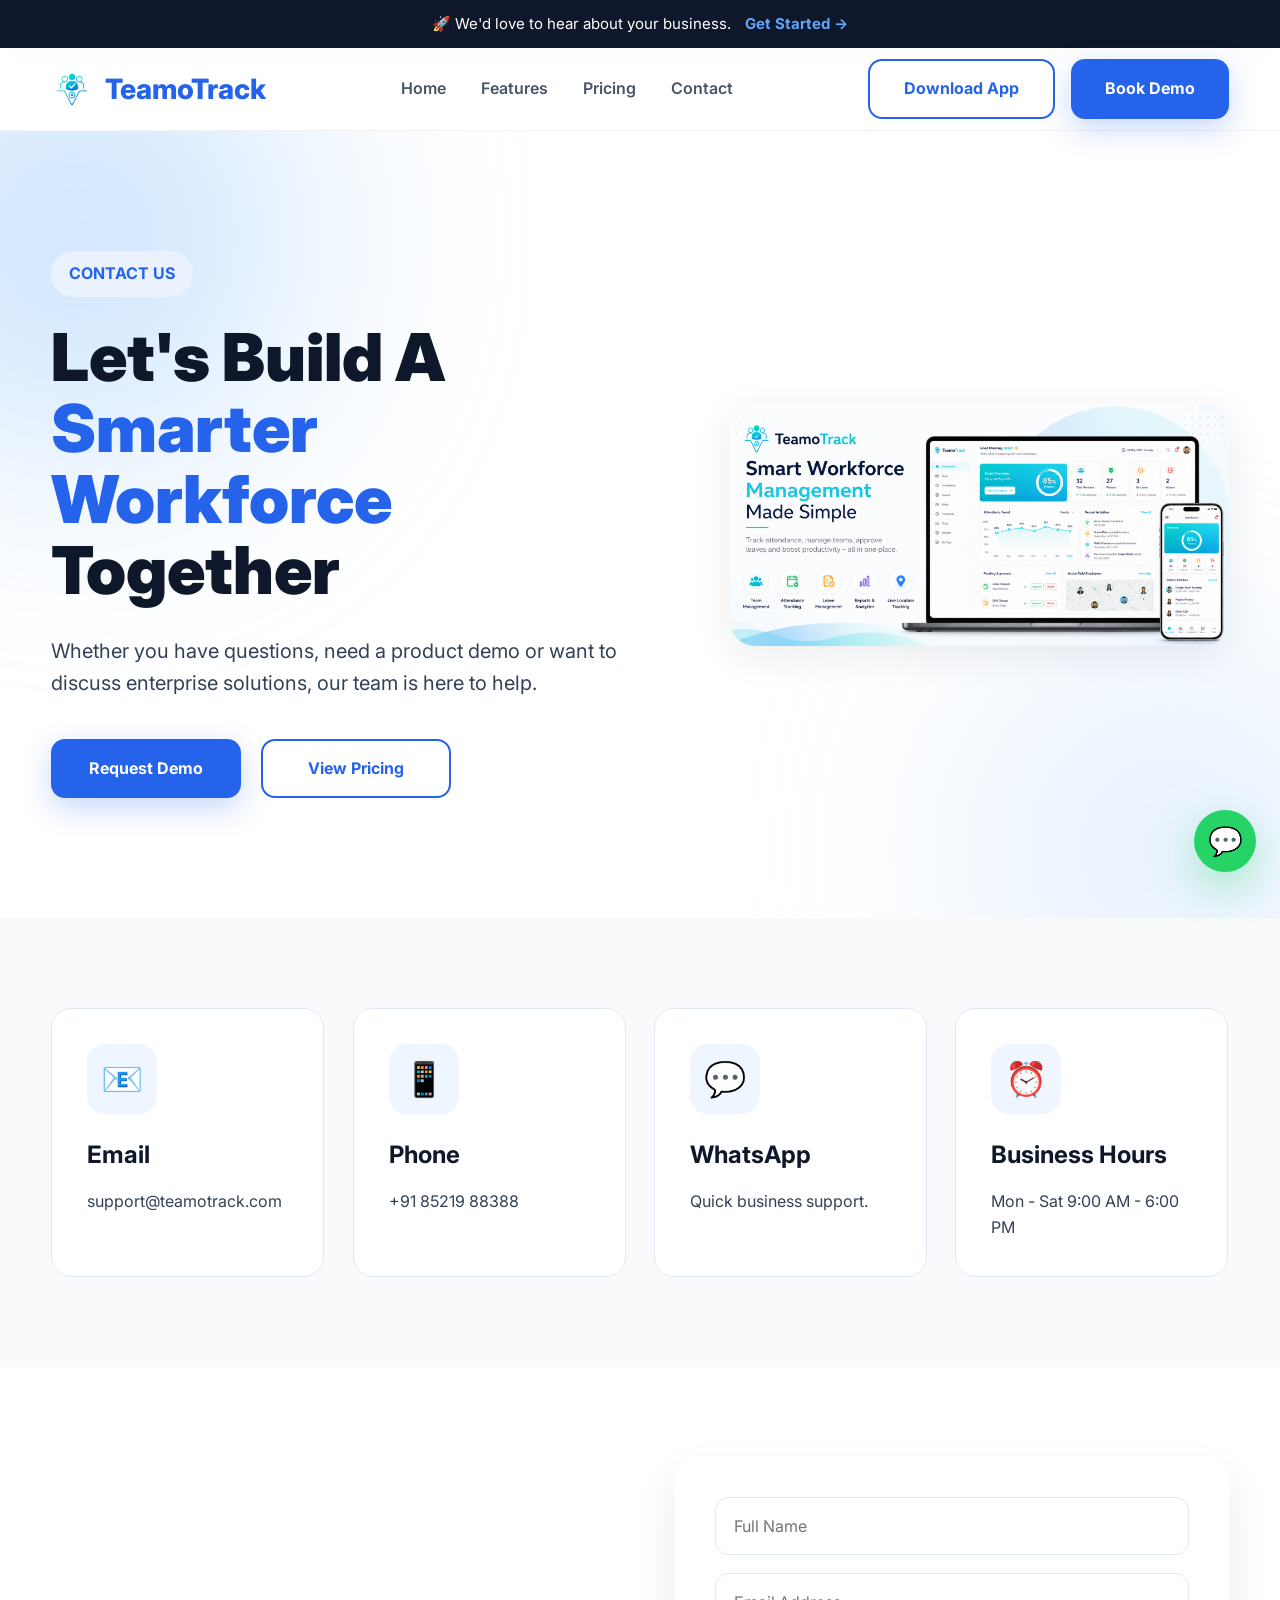
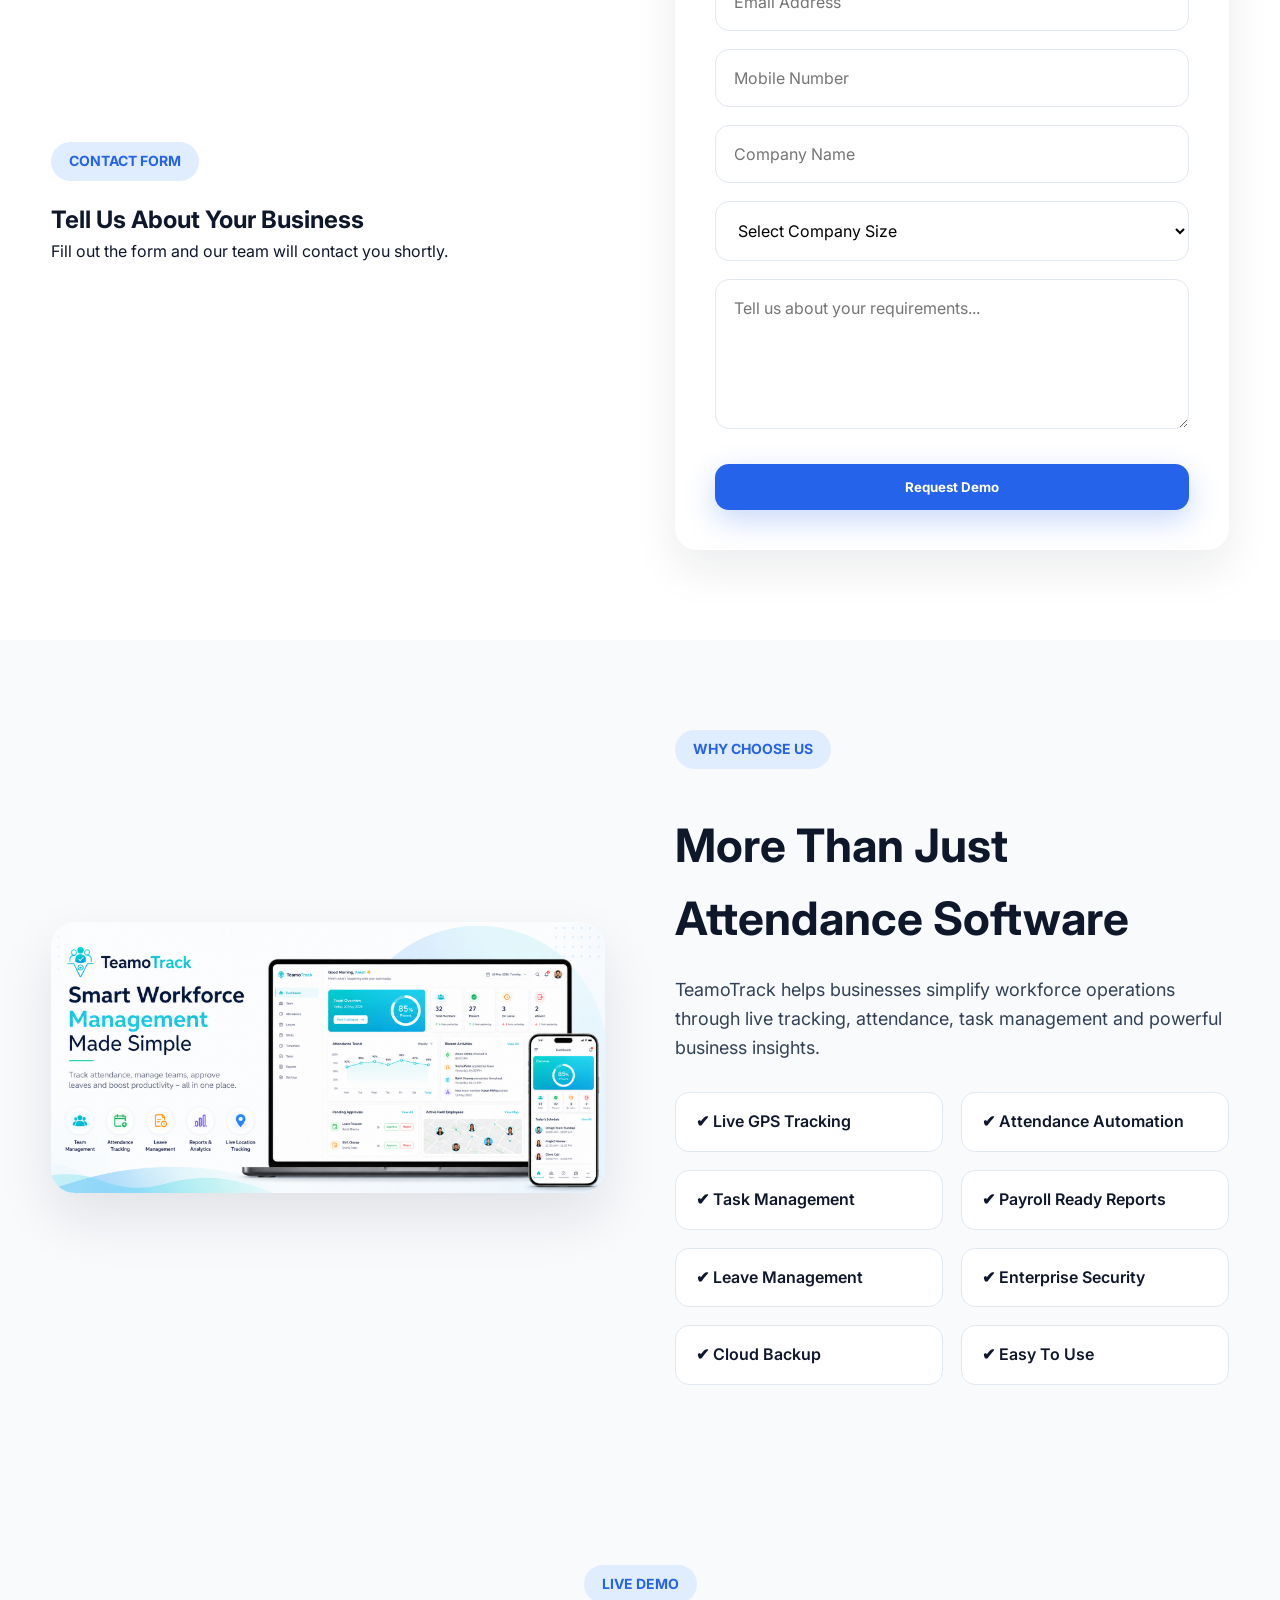
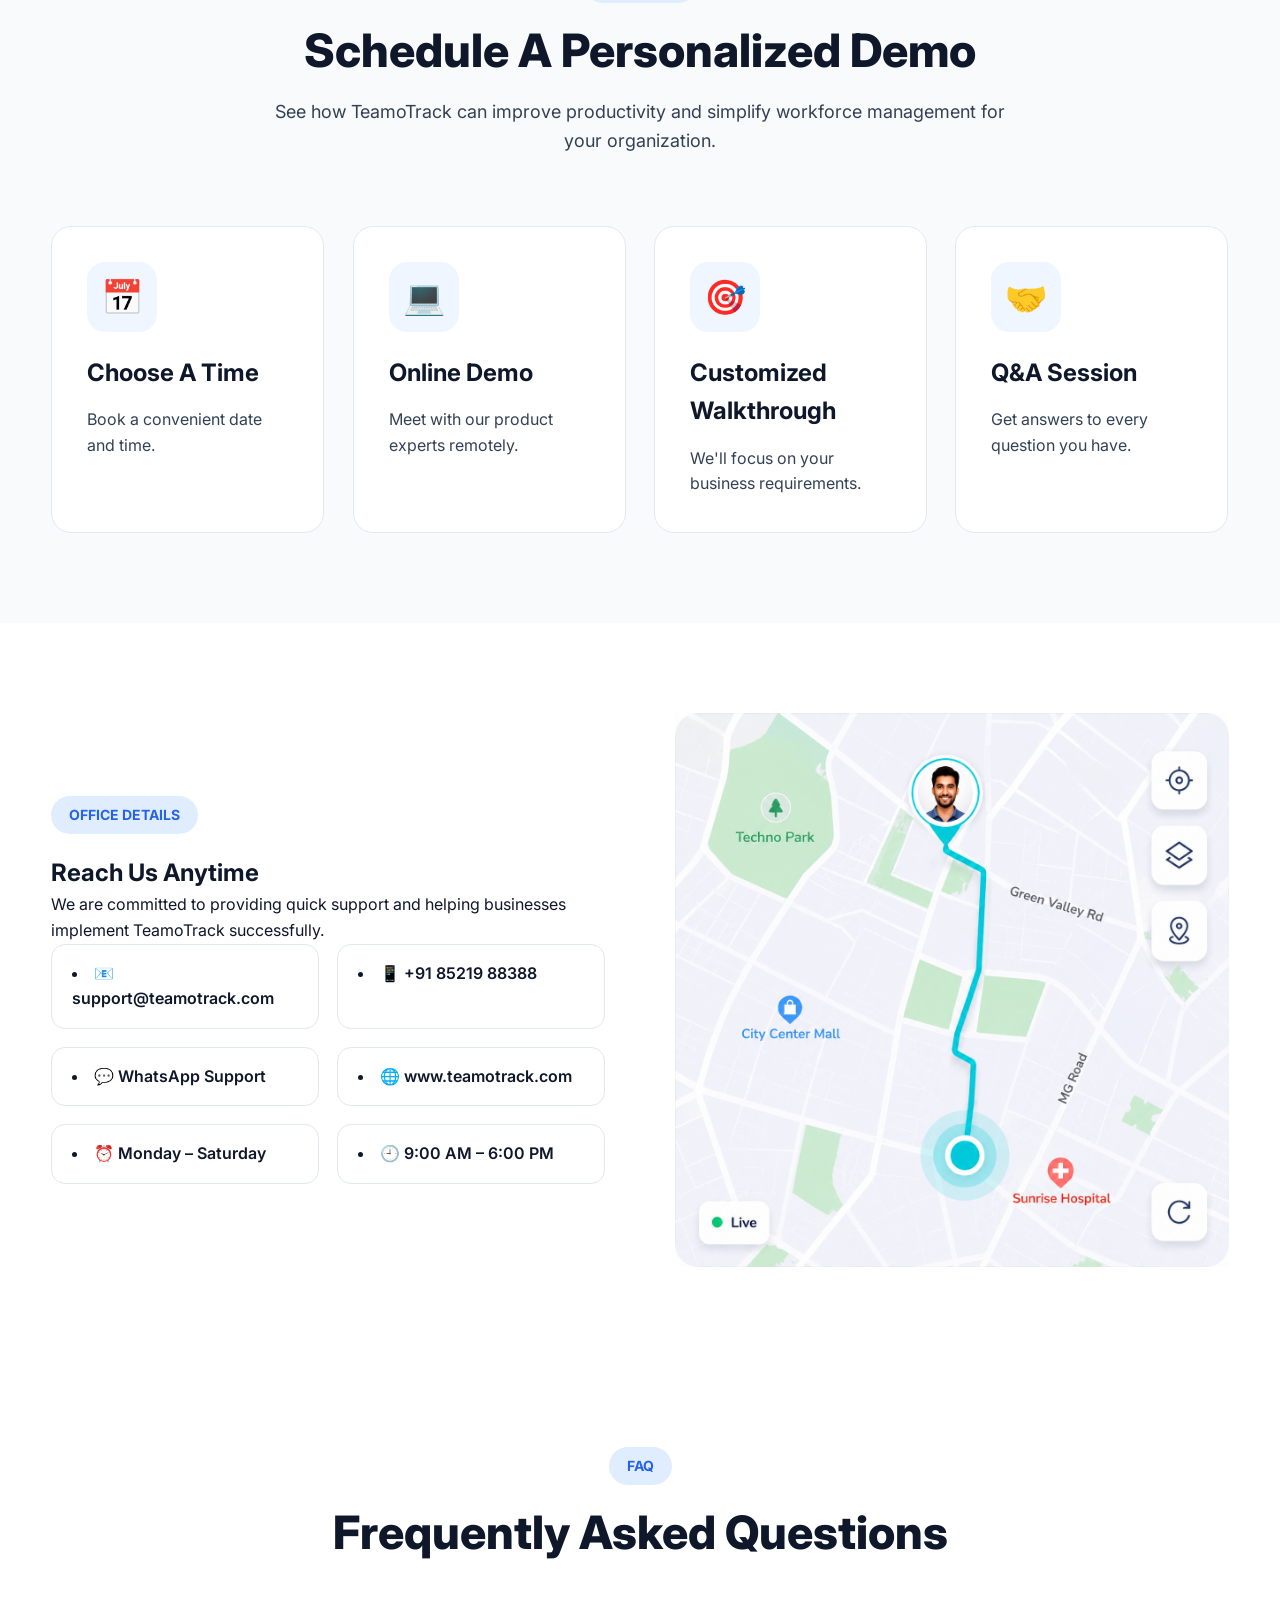
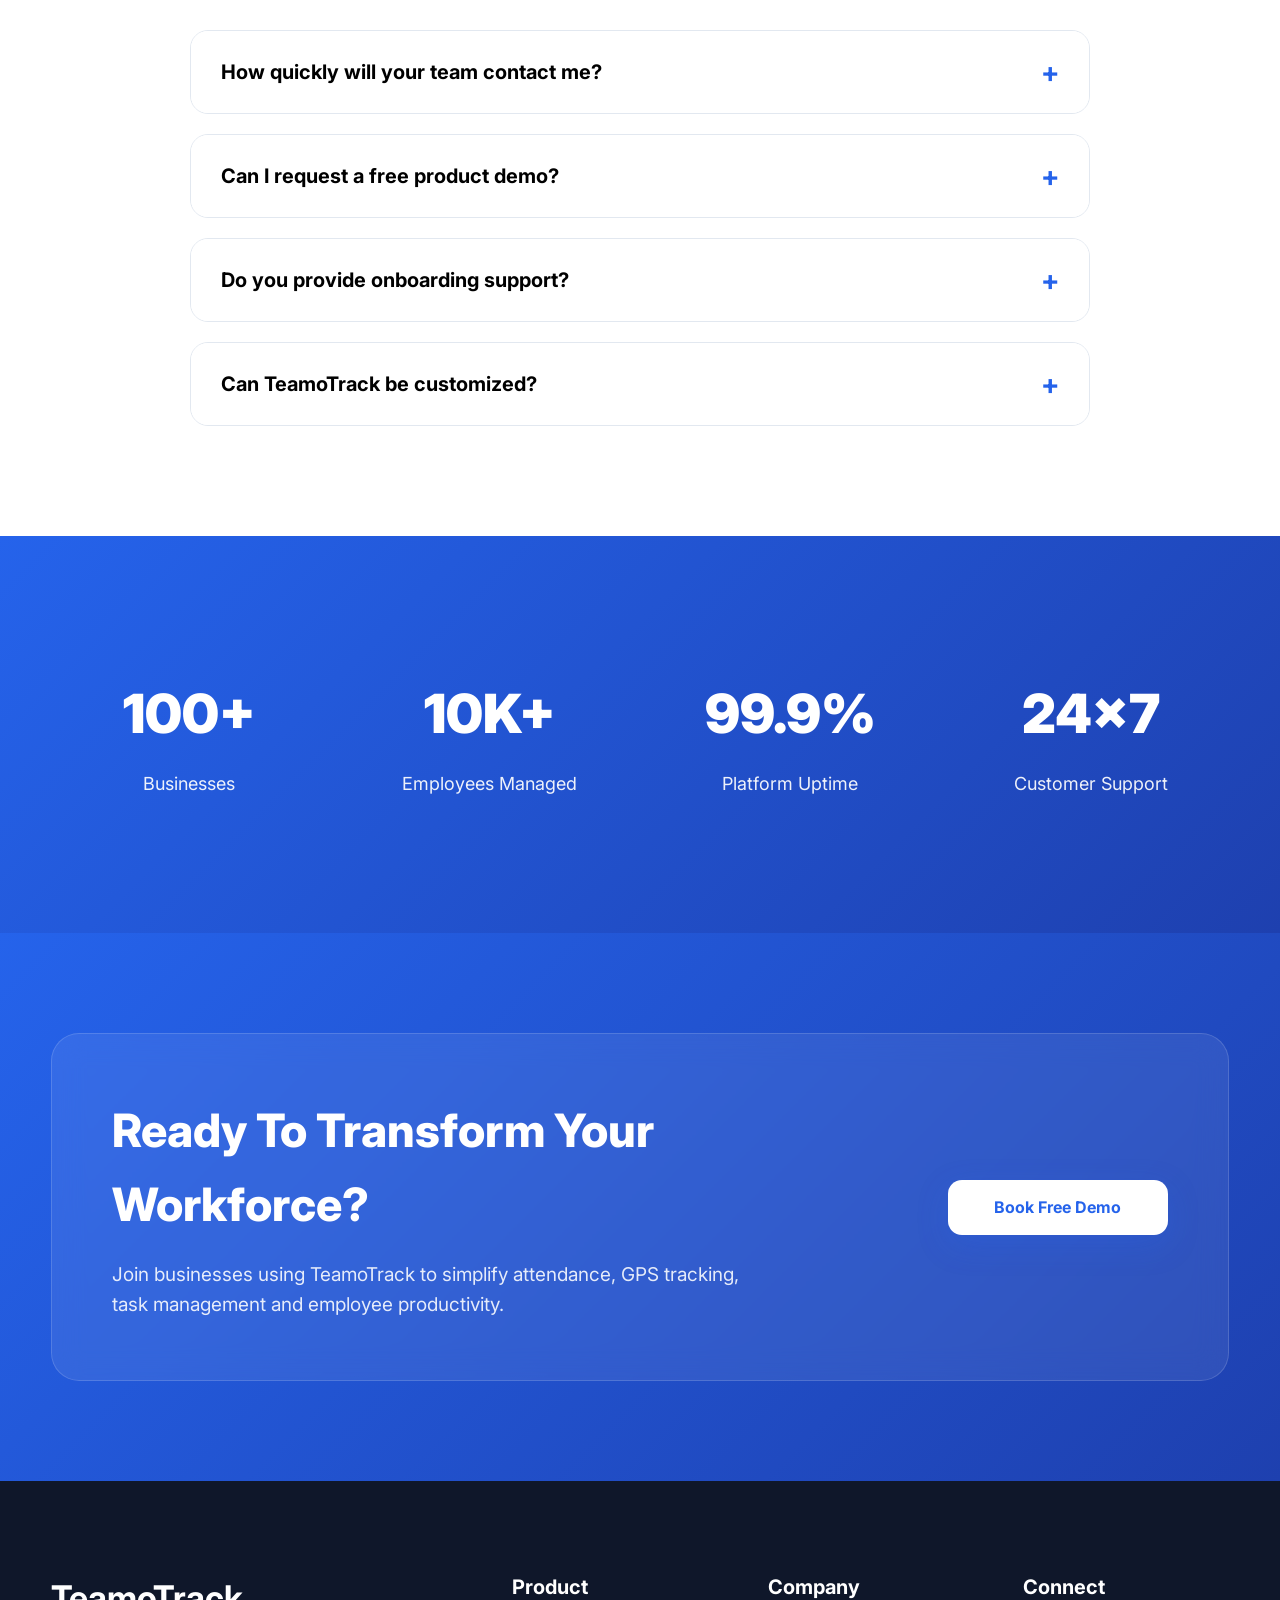
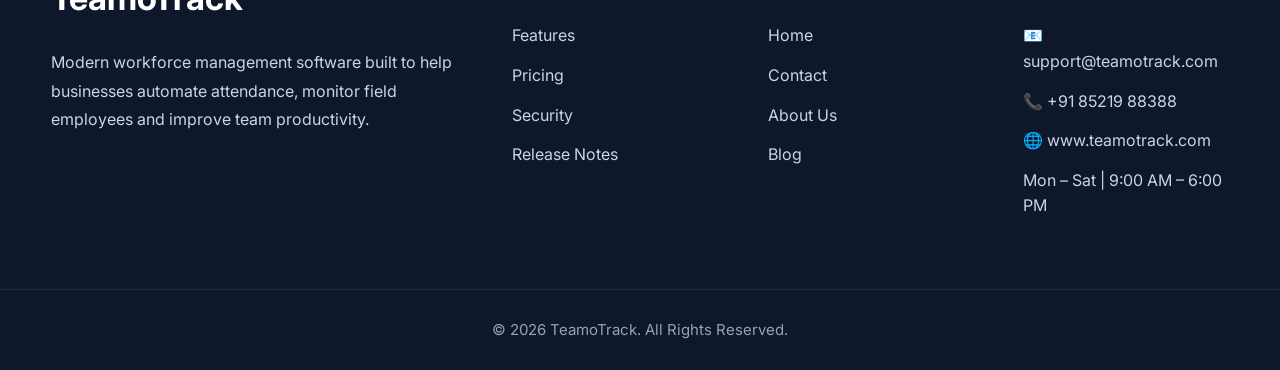
<file: contact_backup.html>
<!DOCTYPE html>
<html lang="en">

<head>

    <!-- ===================================
        SEO
    ==================================== -->

    <meta charset="UTF-8">

    <meta http-equiv="X-UA-Compatible"
          content="IE=edge">

    <meta name="viewport"
          content="width=device-width, initial-scale=1.0">

    <title>

        Contact Us | TeamoTrack Workforce Management Software

    </title>

    <meta name="description"
          content="Contact the TeamoTrack team to schedule a demo, ask questions or learn how our workforce management software can help your business.">

    <meta name="keywords"
          content="contact teamotrack, workforce management demo, employee tracking software contact">

    <meta name="robots" content="noindex,follow">

    <meta name="theme-color"
          content="#2563EB">

    <link rel="canonical" href="https://teamotrack.com/contact.html">

    <link rel="icon"
          href="assets/images/logo.png">

    <link rel="preconnect"
          href="https://fonts.googleapis.com">

    <link rel="preconnect"
          href="https://fonts.gstatic.com"
          crossorigin>

    <link href="https://fonts.googleapis.com/css2?family=Inter:wght@300;400;500;600;700;800;900&display=swap"
          rel="stylesheet">

    <link rel="stylesheet"
          href="assets/css/style.css">

</head>

<body>



<!-- ===================================
Announcement
=================================== -->

<div class="announcement">

<div class="container">

🚀 We'd love to hear about your business.

<a href="#contactForm">

Get Started →

</a>

</div>

</div>



<!-- ===================================
Navbar
=================================== -->

<header class="header">

<div class="container navbar">

<a href="index.html"

class="logo">

<img src="assets/images/logo.png"

alt="TeamoTrack">

<span>

TeamoTrack

</span>

</a>

<nav class="nav">

<a href="index.html">

Home

</a>

<a href="features.html">

Features

</a>

<a href="pricing.html">

Pricing

</a>

<a href="contact.html">

Contact

</a>

</nav>

<div class="nav-buttons">

<a href="#"

class="btn-outline">

Download App

</a>

<a href="#contactForm"

class="btn-primary">

Book Demo

</a>

</div>

<button

id="menuBtn"

class="mobile-menu">

☰

</button>

</div>

</header>



<!-- ===================================
Hero
=================================== -->

<section class="hero fade-up">

<div class="hero-blur hero-blur-one"></div>

<div class="hero-blur hero-blur-two"></div>

<div class="container hero-grid">

<div class="hero-left">

<span class="badge">

CONTACT US

</span>

<h1>

Let's Build A

<span>

Smarter Workforce

</span>

Together

</h1>

<p>

Whether you have questions,
need a product demo or want
to discuss enterprise solutions,
our team is here to help.

</p>

<div class="hero-buttons">

<a href="#contactForm"

class="btn-primary big-btn">

Request Demo

</a>

<a href="pricing.html"

class="btn-outline big-btn">

View Pricing

</a>

</div>

</div>

<div class="hero-right">

<div class="dashboard-card">

<img src="assets/images/dashboard.png"

alt="Contact">

</div>

</div>

</div>

</section>



<!-- ===================================
CONTACT CARDS
=================================== -->

<section class="features fade-up">

<div class="container">

<div class="feature-grid">

<div class="feature-card">

<div class="card-icon">

📧

</div>

<h3>

Email

</h3>

<p>

support@teamotrack.com

</p>

</div>

<div class="feature-card">

<div class="card-icon">

📱

</div>

<h3>

Phone

</h3>

<p>

+91 85219 88388

</p>

</div>

<div class="feature-card">

<div class="card-icon">

💬

</div>

<h3>

WhatsApp

</h3>

<p>

Quick business support.

</p>

</div>

<div class="feature-card">

<div class="card-icon">

⏰

</div>

<h3>

Business Hours

</h3>

<p>

Mon - Sat

9:00 AM - 6:00 PM

</p>

</div>

</div>

</div>

</section>



<!-- ===================================
CONTACT FORM
=================================== -->

<section id="contactForm"

class="showcase fade-up">

<div class="container">

<div class="showcase-grid">

<div>

<span class="section-badge">

CONTACT FORM

</span>

<h2>

Tell Us About Your Business

</h2>

<p>

Fill out the form and
our team will contact you shortly.

</p>

</div>

<div>

<form class="contact-form">

<div class="form-group">

<input

type="text"

placeholder="Full Name"

required>

</div>

<div class="form-group">

<input

type="email"

placeholder="Email Address"

required>

</div>

<div class="form-group">

<input

type="tel"

placeholder="Mobile Number"

required>

</div>

<div class="form-group">

<input

type="text"

placeholder="Company Name">

</div>

<div class="form-group">

<select>

<option>

Select Company Size

</option>

<option>

1-10 Employees

</option>

<option>

11-50 Employees

</option>

<option>

51-200 Employees

</option>

<option>

200+ Employees

</option>

</select>

</div>

<div class="form-group">

<textarea

rows="5"

placeholder="Tell us about your requirements..."></textarea>

</div>

<button

type="submit"

class="btn-primary"

style="width:100%;">

Request Demo

</button>

</form>

</div>

</div>

</div>

</section>
<!-- =====================================================
WHY CHOOSE TEAMOTRACK
====================================================== -->

<section class="why-us fade-up">

    <div class="container why-grid">

        <div>

            <img src="assets/images/dashboard.png"
                 alt="Why Choose TeamoTrack">

        </div>

        <div>

            <span class="section-badge">

                WHY CHOOSE US

            </span>

            <h2>

                More Than Just Attendance Software

            </h2>

            <p>

                TeamoTrack helps businesses simplify workforce
                operations through live tracking, attendance,
                task management and powerful business insights.

            </p>

            <ul class="check-list">

                <li>✔ Live GPS Tracking</li>

                <li>✔ Attendance Automation</li>

                <li>✔ Task Management</li>

                <li>✔ Payroll Ready Reports</li>

                <li>✔ Leave Management</li>

                <li>✔ Enterprise Security</li>

                <li>✔ Cloud Backup</li>

                <li>✔ Easy To Use</li>

            </ul>

        </div>

    </div>

</section>



<!-- =====================================================
BOOK A LIVE DEMO
====================================================== -->

<section class="features fade-up">

    <div class="container">

        <div class="section-heading">

            <span class="section-badge">

                LIVE DEMO

            </span>

            <h2>

                Schedule A Personalized Demo

            </h2>

            <p>

                See how TeamoTrack can improve productivity
                and simplify workforce management for your organization.

            </p>

        </div>

        <div class="feature-grid">

            <div class="feature-card">

                <div class="card-icon">

                    📅

                </div>

                <h3>

                    Choose A Time

                </h3>

                <p>

                    Book a convenient date and time.

                </p>

            </div>

            <div class="feature-card">

                <div class="card-icon">

                    💻

                </div>

                <h3>

                    Online Demo

                </h3>

                <p>

                    Meet with our product experts remotely.

                </p>

            </div>

            <div class="feature-card">

                <div class="card-icon">

                    🎯

                </div>

                <h3>

                    Customized Walkthrough

                </h3>

                <p>

                    We'll focus on your business requirements.

                </p>

            </div>

            <div class="feature-card">

                <div class="card-icon">

                    🤝

                </div>

                <h3>

                    Q&A Session

                </h3>

                <p>

                    Get answers to every question you have.

                </p>

            </div>

        </div>

    </div>

</section>



<!-- =====================================================
OFFICE INFORMATION
====================================================== -->

<section class="showcase fade-up">

    <div class="container">

        <div class="showcase-grid">

            <div>

                <span class="section-badge">

                    OFFICE DETAILS

                </span>

                <h2>

                    Reach Us Anytime

                </h2>

                <p>

                    We are committed to providing quick support
                    and helping businesses implement TeamoTrack
                    successfully.

                </p>

                <div class="check-list">

                    <li>📧 support@teamotrack.com</li>

                    <li>📱 +91 85219 88388</li>

                    <li>💬 WhatsApp Support</li>

                    <li>🌐 www.teamotrack.com</li>

                    <li>⏰ Monday – Saturday</li>

                    <li>🕘 9:00 AM – 6:00 PM</li>

                </div>

            </div>

            <div>

                <img src="assets/images/hero.png"
                     alt="Office">

            </div>

        </div>

    </div>

</section>



<!-- =====================================================
FAQ
====================================================== -->

<section class="faq fade-up">

    <div class="container">

        <div class="section-heading">

            <span class="section-badge">

                FAQ

            </span>

            <h2>

                Frequently Asked Questions

            </h2>

        </div>

        <div class="faq-list">

            <div class="faq-item">

                <button class="faq-question">

                    How quickly will your team contact me?

                </button>

                <div class="faq-answer">

                    <p>

                        We usually respond within one business day.
                        For urgent enquiries, WhatsApp is the fastest option.

                    </p>

                </div>

            </div>

            <div class="faq-item">

                <button class="faq-question">

                    Can I request a free product demo?

                </button>

                <div class="faq-answer">

                    <p>

                        Yes. Simply complete the contact form and
                        we'll schedule a personalized product demo.

                    </p>

                </div>

            </div>

            <div class="faq-item">

                <button class="faq-question">

                    Do you provide onboarding support?

                </button>

                <div class="faq-answer">

                    <p>

                        Yes. We assist with setup, onboarding,
                        training and deployment.

                    </p>

                </div>

            </div>

            <div class="faq-item">

                <button class="faq-question">

                    Can TeamoTrack be customized?

                </button>

                <div class="faq-answer">

                    <p>

                        Yes. Enterprise customers can request
                        custom workflows and additional features.

                    </p>

                </div>

            </div>

        </div>

    </div>

</section>



<!-- =====================================================
TRUST BADGES
====================================================== -->

<section class="stats fade-up">

    <div class="container">

        <div class="stat-box">

            <h2>

                100+

            </h2>

            <p>

                Businesses

            </p>

        </div>

        <div class="stat-box">

            <h2>

                10K+

            </h2>

            <p>

                Employees Managed

            </p>

        </div>

        <div class="stat-box">

            <h2>

                99.9%

            </h2>

            <p>

                Platform Uptime

            </p>

        </div>

        <div class="stat-box">

            <h2>

                24×7

            </h2>

            <p>

                Customer Support

            </p>

        </div>

    </div>

</section>
<!-- =====================================================
CALL TO ACTION
====================================================== -->

<section class="cta fade-up">

    <div class="container cta-box">

        <div>

            <h2>

                Ready To Transform Your Workforce?

            </h2>

            <p>

                Join businesses using TeamoTrack to simplify attendance,
                GPS tracking, task management and employee productivity.

            </p>

        </div>

        <div>

            <a href="#contactForm"

               class="btn-primary">

                Book Free Demo

            </a>

        </div>

    </div>

</section>



<!-- =====================================================
FOOTER
====================================================== -->

<footer class="fade-up">

    <div class="container footer-grid">

        <div>

            <h3>

                TeamoTrack

            </h3>

            <p>

                Modern workforce management software built to help businesses
                automate attendance, monitor field employees and improve team
                productivity.

            </p>

        </div>



        <div>

            <h4>

                Product

            </h4>

            <ul>

                <li><a href="features.html">Features</a></li>

                <li><a href="pricing.html">Pricing</a></li>

                <li><a href="#">Security</a></li>

                <li><a href="#">Release Notes</a></li>

            </ul>

        </div>



        <div>

            <h4>

                Company

            </h4>

            <ul>

                <li><a href="index.html">Home</a></li>

                <li><a href="contact.html">Contact</a></li>

                <li><a href="#">About Us</a></li>

                <li><a href="#">Blog</a></li>

            </ul>

        </div>



        <div>

            <h4>

                Connect

            </h4>

            <ul>

                <li>

                    📧 support@teamotrack.com

                </li>

                <li>

                    📞 +91 85219 88388

                </li>

                <li>

                    🌐 www.teamotrack.com

                </li>

                <li>

                    Mon – Sat | 9:00 AM – 6:00 PM

                </li>

            </ul>

        </div>

    </div>



    <div class="copyright">

        © 2026 TeamoTrack. All Rights Reserved.

    </div>

</footer>



<!-- =====================================================
FLOATING WHATSAPP
====================================================== -->

<a href="https://wa.me/918521988388"

class="whatsapp"

target="_blank"

aria-label="Chat on WhatsApp">

💬

</a>



<!-- =====================================================
SCROLL TO TOP
====================================================== -->

<button

id="topBtn"

class="top-btn"

aria-label="Back to top">

↑

</button>



<!-- =====================================================
JAVASCRIPT
====================================================== -->

<script src="assets/js/main.js"></script>

</body>

</html>
</file>
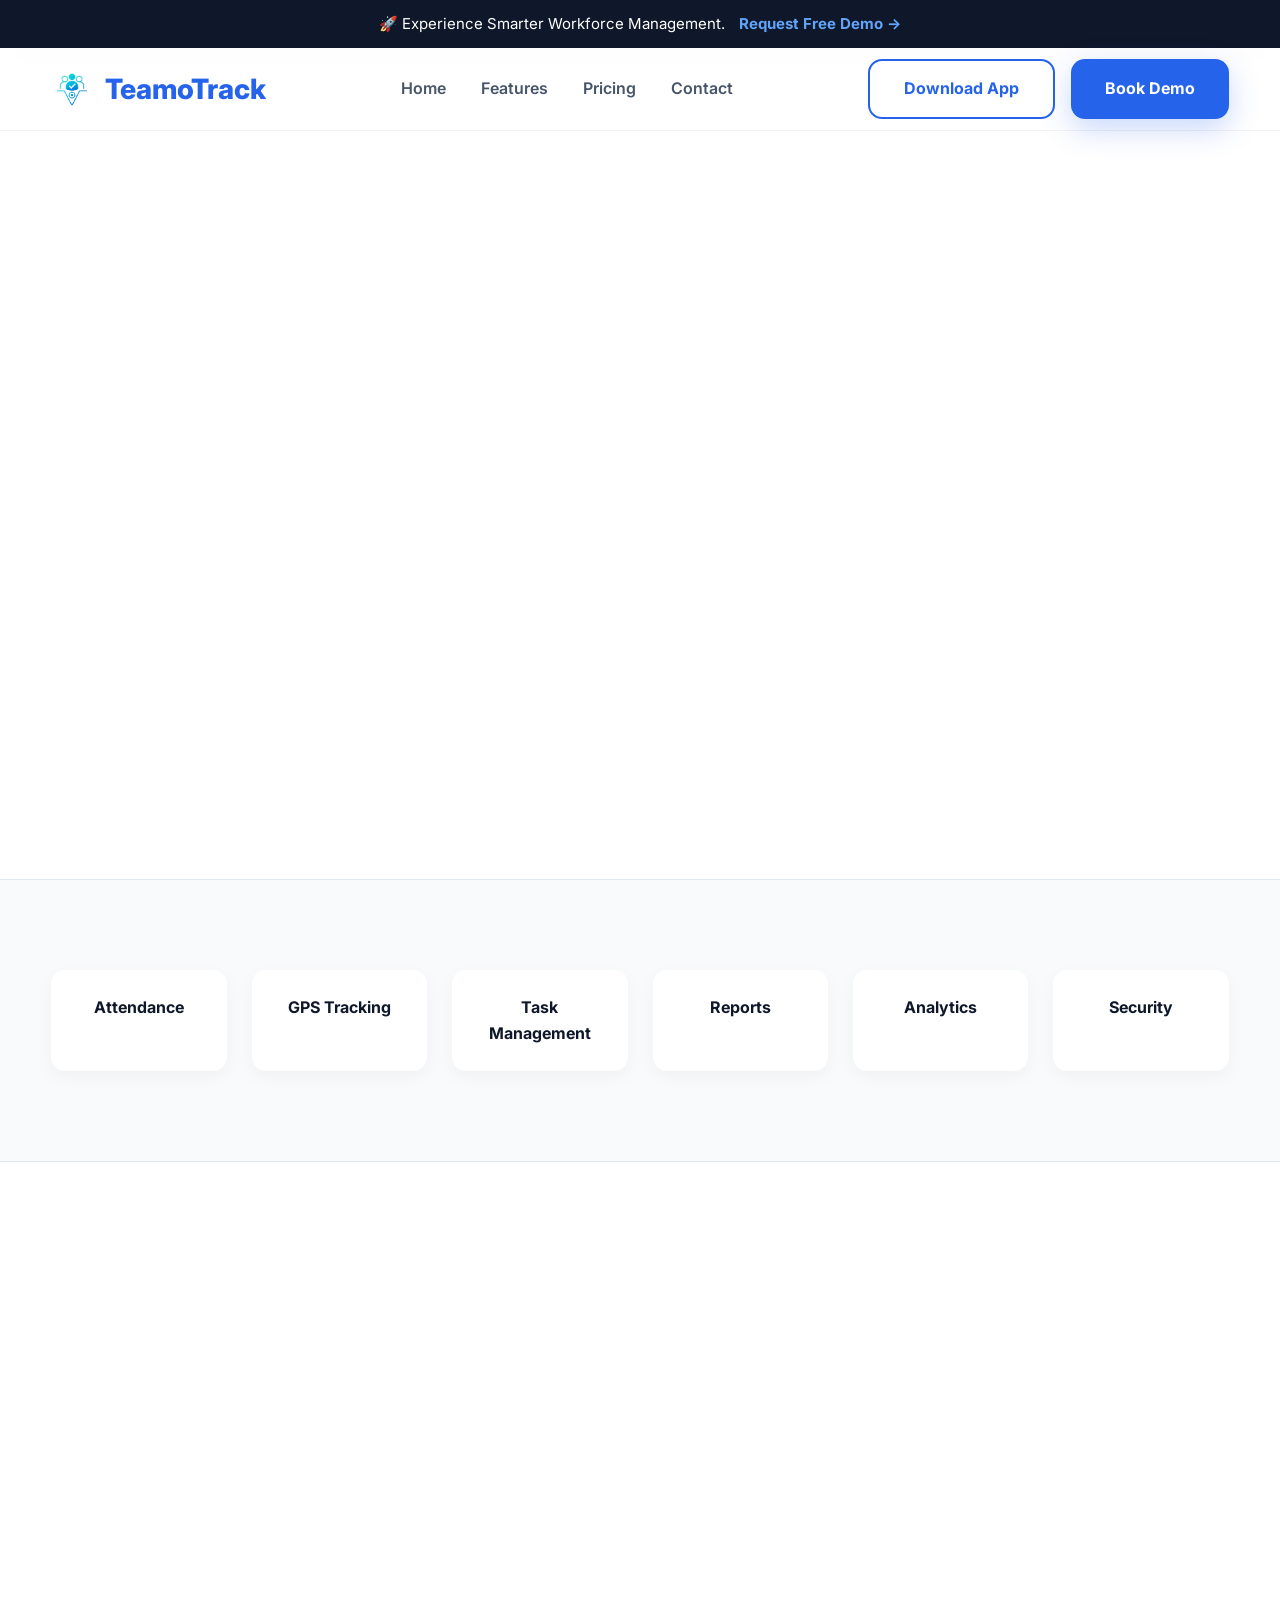
<file: features.html>
<!doctype html>
<html lang="en">
  <head>
    <!-- ===================================
        SEO
    ==================================== -->

    <meta charset="UTF-8" />

    <meta http-equiv="X-UA-Compatible" content="IE=edge" />

    <meta name="viewport" content="width=device-width, initial-scale=1.0" />

    <title>
      Workforce Management Features: GPS, Attendance &amp; Tasks | TeamoTrack
    </title>

    <meta
      name="description"
      content="Explore TeamoTrack features for employee attendance, GPS field tracking, shift and leave management, task workflows and workforce reporting."
    />

    <meta
      name="keywords"
      content="attendance software, employee tracking, GPS attendance, field staff management"
    />

    <meta
      name="robots"
      content="index,follow,max-image-preview:large,max-snippet:-1,max-video-preview:-1"
    />

    <meta name="theme-color" content="#2563EB" />

    <link rel="canonical" href="https://teamotrack.com/features.html" />

    <link rel="icon" href="assets/images/logo.png" />

    <!-- Fonts -->

    <link rel="preconnect" href="https://fonts.googleapis.com" />

    <link rel="preconnect" href="https://fonts.gstatic.com" crossorigin />

    <link
      href="https://fonts.googleapis.com/css2?family=Inter:wght@300;400;500;600;700;800;900&display=swap"
      rel="stylesheet"
    />

    <link rel="stylesheet" href="assets/css/style.css" />
  </head>

  <body>
    <!-- ===================================
Announcement
=================================== -->

    <div class="announcement">
      <div class="container">
        🚀 Experience Smarter Workforce Management.

        <a href="contact.html"> Request Free Demo → </a>
      </div>
    </div>

    <!-- ===================================
Navbar
=================================== -->

    <header class="header">
      <div class="container navbar">
        <a href="/" class="logo">
          <img src="assets/images/logo.png" alt="TeamoTrack" />

          <span> TeamoTrack </span>
        </a>

        <nav class="nav">
          <a href="/"> Home </a>

          <a href="features.html"> Features </a>

          <a href="pricing.html"> Pricing </a>

          <a href="contact.html"> Contact </a>
        </nav>

        <div class="nav-buttons">
          <a href="#" class="btn-outline"> Download App </a>

          <a href="contact.html" class="btn-primary"> Book Demo </a>
        </div>

        <button id="menuBtn" class="mobile-menu">☰</button>
      </div>
    </header>

    <!-- ===================================
Hero
=================================== -->

    <section class="hero fade-up">
      <div class="hero-blur hero-blur-one"></div>

      <div class="hero-blur hero-blur-two"></div>

      <div class="container hero-grid">
        <div class="hero-left">
          <span class="badge"> POWERFUL FEATURES </span>

          <h1>
            Everything You Need

            <span> To Manage </span>

            Your Workforce
          </h1>

          <p>
            TeamoTrack combines attendance, GPS tracking, task management,
            reports, employee monitoring, analytics and more into one unified
            platform.
          </p>

          <div class="hero-buttons">
            <a href="contact.html" class="btn-primary big-btn"> Book Demo </a>

            <a href="#attendance" class="btn-outline big-btn"> Explore </a>
          </div>
        </div>

        <div class="hero-right">
          <div class="dashboard-card">
            <img src="assets/images/dashboard.png" alt="Dashboard" />
          </div>
        </div>
      </div>
    </section>

    <!-- ===================================
Quick Navigation
=================================== -->

    <section class="trusted">
      <div class="container">
        <div class="logo-slider">
          <div>
            <a href="#attendance"> Attendance </a>
          </div>

          <div>
            <a href="#tracking"> GPS Tracking </a>
          </div>

          <div>
            <a href="#tasks"> Task Management </a>
          </div>

          <div>Reports</div>

          <div>Analytics</div>

          <div>Security</div>
        </div>
      </div>
    </section>

    <!-- ===================================
Attendance
=================================== -->

    <section id="attendance" class="showcase fade-up">
      <div class="container">
        <div class="showcase-grid">
          <div>
            <span class="section-badge"> Attendance Management </span>

            <h2>Smart Attendance Without Paperwork</h2>

            <p>
              Automatically capture attendance using GPS, selfie verification
              and QR code check-ins. Generate payroll-ready reports instantly.
            </p>

            <div class="check-list">
              <li>✔ GPS Attendance</li>

              <li>✔ Selfie Verification</li>

              <li>✔ QR Attendance</li>

              <li>✔ Shift Management</li>

              <li>✔ Attendance History</li>

              <li>✔ Payroll Ready Reports</li>
            </div>
          </div>

          <div>
            <img src="assets/images/dashboard.png" alt="Attendance" />
          </div>
        </div>
      </div>
    </section>

    <!-- ===================================
Live GPS Tracking
=================================== -->

    <section id="tracking" class="why-us fade-up">
      <div class="container why-grid">
        <div>
          <img src="assets/images/hero.png" alt="GPS Tracking" />
        </div>

        <div>
          <span class="section-badge"> Live Tracking </span>

          <h2>Monitor Employees In Real Time</h2>

          <p>
            Track field employees with accurate GPS, location history, travel
            routes and visit logs.
          </p>

          <ul class="check-list">
            <li>✔ Real-time Location</li>

            <li>✔ Route History</li>

            <li>✔ Visit Timeline</li>

            <li>✔ Geofencing</li>

            <li>✔ Live Status</li>

            <li>✔ Offline Sync</li>
          </ul>
        </div>
      </div>
    </section>

    <!-- ===================================
Task Management
=================================== -->

    <section id="tasks" class="showcase fade-up">
      <div class="container">
        <div class="showcase-grid">
          <div>
            <span class="section-badge"> Task Management </span>

            <h2>Assign. Track. Complete.</h2>

            <p>
              Create tasks, assign them to employees, monitor progress and
              receive instant completion updates.
            </p>

            <div class="feature-grid">
              <div class="feature-card">
                <div class="card-icon">✅</div>

                <h3>Assign Tasks</h3>

                <p>Assign work with deadlines.</p>
              </div>

              <div class="feature-card">
                <div class="card-icon">📈</div>

                <h3>Track Progress</h3>

                <p>Monitor every update.</p>
              </div>
            </div>
          </div>

          <div>
            <img src="assets/images/dashboard.png" alt="Task Management" />
          </div>
        </div>
      </div>
    </section>

    <!-- ===================================
CTA
=================================== -->

    <section class="cta fade-up">
      <div class="container cta-box">
        <div>
          <h2>Powerful Features. One Platform.</h2>

          <p>
            Start managing attendance, tracking and productivity with TeamoTrack
            today.
          </p>
        </div>

        <div>
          <a href="contact.html" class="btn-primary"> Request Demo </a>
        </div>
      </div>
    </section>
    <!-- =====================================================
LEAVE MANAGEMENT
====================================================== -->

    <section class="why-us fade-up">
      <div class="container why-grid">
        <div>
          <img src="assets/images/dashboard.png" alt="Leave Management" />
        </div>

        <div>
          <span class="section-badge"> Leave Management </span>

          <h2>Simplify Employee Leave Requests</h2>

          <p>
            Employees can request leave directly from the app, while managers
            approve or reject requests instantly. Keep leave balances organized
            and transparent.
          </p>

          <ul class="check-list">
            <li>✔ Apply Leave</li>

            <li>✔ Approve / Reject</li>

            <li>✔ Leave Calendar</li>

            <li>✔ Leave Balance</li>

            <li>✔ Holiday Management</li>

            <li>✔ Instant Notifications</li>
          </ul>
        </div>
      </div>
    </section>

    <!-- =====================================================
SHIFT MANAGEMENT
====================================================== -->

    <section class="showcase fade-up">
      <div class="container">
        <div class="showcase-grid">
          <div>
            <span class="section-badge"> Shift Management </span>

            <h2>Flexible Shift Scheduling</h2>

            <p>
              Create day, night or rotating shifts, assign employees and
              automatically calculate working hours.
            </p>

            <div class="feature-grid">
              <article class="feature-card">
                <div class="card-icon">🕒</div>

                <h3>Custom Shifts</h3>

                <p>Create unlimited work shifts.</p>
              </article>

              <article class="feature-card">
                <div class="card-icon">📅</div>

                <h3>Weekly Schedule</h3>

                <p>Plan employee schedules easily.</p>
              </article>
            </div>
          </div>

          <div>
            <img src="assets/images/dashboard.png" alt="Shift Management" />
          </div>
        </div>
      </div>
    </section>

    <!-- =====================================================
EMPLOYEE DIRECTORY
====================================================== -->

    <section class="features fade-up">
      <div class="container">
        <div class="section-heading">
          <span class="section-badge"> Employee Directory </span>

          <h2>Manage Employees In One Place</h2>

          <p>
            Store employee information, departments, roles and contact details
            securely.
          </p>
        </div>

        <div class="feature-grid">
          <article class="feature-card">
            <div class="card-icon">👨‍💼</div>

            <h3>Employee Profiles</h3>

            <p>Complete employee information.</p>
          </article>

          <article class="feature-card">
            <div class="card-icon">🏢</div>

            <h3>Departments</h3>

            <p>Organize employees by teams.</p>
          </article>

          <article class="feature-card">
            <div class="card-icon">🔐</div>

            <h3>Role Access</h3>

            <p>Different permissions for every role.</p>
          </article>

          <article class="feature-card">
            <div class="card-icon">📱</div>

            <h3>Mobile Ready</h3>

            <p>Access anytime from anywhere.</p>
          </article>
        </div>
      </div>
    </section>

    <!-- =====================================================
REPORTS & ANALYTICS
====================================================== -->

    <section class="showcase fade-up">
      <div class="container">
        <div class="showcase-grid">
          <div>
            <img src="assets/images/dashboard.png" alt="Reports" />
          </div>

          <div>
            <span class="section-badge"> Reports & Analytics </span>

            <h2>Business Insights At Your Fingertips</h2>

            <p>
              Understand attendance, employee productivity, working hours and
              workforce performance using interactive reports.
            </p>

            <ul class="check-list">
              <li>✔ Attendance Reports</li>

              <li>✔ Productivity Reports</li>

              <li>✔ GPS Reports</li>

              <li>✔ Employee Performance</li>

              <li>✔ Excel Export</li>

              <li>✔ PDF Reports</li>
            </ul>
          </div>
        </div>
      </div>
    </section>

    <!-- =====================================================
NOTIFICATIONS
====================================================== -->

    <section class="features fade-up">
      <div class="container">
        <div class="section-heading">
          <span class="section-badge"> Notifications </span>

          <h2>Never Miss Important Updates</h2>

          <p>
            Receive instant notifications about attendance, leave approvals,
            tasks and announcements.
          </p>
        </div>

        <div class="feature-grid">
          <div class="feature-card">
            <div class="card-icon">🔔</div>

            <h3>Attendance Alerts</h3>

            <p>Receive attendance notifications.</p>
          </div>

          <div class="feature-card">
            <div class="card-icon">📢</div>

            <h3>Announcements</h3>

            <p>Broadcast updates instantly.</p>
          </div>

          <div class="feature-card">
            <div class="card-icon">📨</div>

            <h3>Task Updates</h3>

            <p>Know every task status.</p>
          </div>

          <div class="feature-card">
            <div class="card-icon">⏰</div>

            <h3>Reminder Alerts</h3>

            <p>Automatic reminders.</p>
          </div>
        </div>
      </div>
    </section>

    <!-- =====================================================
SECURITY
====================================================== -->

    <section class="why-us fade-up">
      <div class="container why-grid">
        <div>
          <div class="dashboard-card">
            <img src="assets/images/dashboard.png" alt="Security" />
          </div>
        </div>

        <div>
          <span class="section-badge"> Enterprise Security </span>

          <h2>Built With Security First</h2>

          <p>
            Your company data remains protected using secure cloud
            infrastructure and encrypted communication.
          </p>

          <ul class="check-list">
            <li>✔ Cloud Backup</li>

            <li>✔ Data Encryption</li>

            <li>✔ Secure Login</li>

            <li>✔ Role Permissions</li>

            <li>✔ Daily Backups</li>

            <li>✔ Audit Logs</li>
          </ul>
        </div>
      </div>
    </section>

    <!-- =====================================================
FEATURE HIGHLIGHTS
====================================================== -->

    <section class="stats fade-up">
      <div class="container">
        <div class="stat-box">
          <h2>20+</h2>

          <p>Powerful Features</p>
        </div>

        <div class="stat-box">
          <h2>99.9%</h2>

          <p>Availability</p>
        </div>

        <div class="stat-box">
          <h2>100%</h2>

          <p>Cloud Based</p>
        </div>

        <div class="stat-box">
          <h2>24×7</h2>

          <p>Support</p>
        </div>
      </div>
    </section>
    <!-- =====================================================
LEAVE MANAGEMENT
====================================================== -->

    <section class="why-us fade-up">
      <div class="container why-grid">
        <div>
          <img src="assets/images/dashboard.png" alt="Leave Management" />
        </div>

        <div>
          <span class="section-badge"> Leave Management </span>

          <h2>Simplify Employee Leave Requests</h2>

          <p>
            Employees can request leave directly from the app, while managers
            approve or reject requests instantly. Keep leave balances organized
            and transparent.
          </p>

          <ul class="check-list">
            <li>✔ Apply Leave</li>

            <li>✔ Approve / Reject</li>

            <li>✔ Leave Calendar</li>

            <li>✔ Leave Balance</li>

            <li>✔ Holiday Management</li>

            <li>✔ Instant Notifications</li>
          </ul>
        </div>
      </div>
    </section>

    <!-- =====================================================
SHIFT MANAGEMENT
====================================================== -->

    <section class="showcase fade-up">
      <div class="container">
        <div class="showcase-grid">
          <div>
            <span class="section-badge"> Shift Management </span>

            <h2>Flexible Shift Scheduling</h2>

            <p>
              Create day, night or rotating shifts, assign employees and
              automatically calculate working hours.
            </p>

            <div class="feature-grid">
              <article class="feature-card">
                <div class="card-icon">🕒</div>

                <h3>Custom Shifts</h3>

                <p>Create unlimited work shifts.</p>
              </article>

              <article class="feature-card">
                <div class="card-icon">📅</div>

                <h3>Weekly Schedule</h3>

                <p>Plan employee schedules easily.</p>
              </article>
            </div>
          </div>

          <div>
            <img src="assets/images/dashboard.png" alt="Shift Management" />
          </div>
        </div>
      </div>
    </section>

    <!-- =====================================================
EMPLOYEE DIRECTORY
====================================================== -->

    <section class="features fade-up">
      <div class="container">
        <div class="section-heading">
          <span class="section-badge"> Employee Directory </span>

          <h2>Manage Employees In One Place</h2>

          <p>
            Store employee information, departments, roles and contact details
            securely.
          </p>
        </div>

        <div class="feature-grid">
          <article class="feature-card">
            <div class="card-icon">👨‍💼</div>

            <h3>Employee Profiles</h3>

            <p>Complete employee information.</p>
          </article>

          <article class="feature-card">
            <div class="card-icon">🏢</div>

            <h3>Departments</h3>

            <p>Organize employees by teams.</p>
          </article>

          <article class="feature-card">
            <div class="card-icon">🔐</div>

            <h3>Role Access</h3>

            <p>Different permissions for every role.</p>
          </article>

          <article class="feature-card">
            <div class="card-icon">📱</div>

            <h3>Mobile Ready</h3>

            <p>Access anytime from anywhere.</p>
          </article>
        </div>
      </div>
    </section>

    <!-- =====================================================
REPORTS & ANALYTICS
====================================================== -->

    <section class="showcase fade-up">
      <div class="container">
        <div class="showcase-grid">
          <div>
            <img src="assets/images/dashboard.png" alt="Reports" />
          </div>

          <div>
            <span class="section-badge"> Reports & Analytics </span>

            <h2>Business Insights At Your Fingertips</h2>

            <p>
              Understand attendance, employee productivity, working hours and
              workforce performance using interactive reports.
            </p>

            <ul class="check-list">
              <li>✔ Attendance Reports</li>

              <li>✔ Productivity Reports</li>

              <li>✔ GPS Reports</li>

              <li>✔ Employee Performance</li>

              <li>✔ Excel Export</li>

              <li>✔ PDF Reports</li>
            </ul>
          </div>
        </div>
      </div>
    </section>

    <!-- =====================================================
NOTIFICATIONS
====================================================== -->

    <section class="features fade-up">
      <div class="container">
        <div class="section-heading">
          <span class="section-badge"> Notifications </span>

          <h2>Never Miss Important Updates</h2>

          <p>
            Receive instant notifications about attendance, leave approvals,
            tasks and announcements.
          </p>
        </div>

        <div class="feature-grid">
          <div class="feature-card">
            <div class="card-icon">🔔</div>

            <h3>Attendance Alerts</h3>

            <p>Receive attendance notifications.</p>
          </div>

          <div class="feature-card">
            <div class="card-icon">📢</div>

            <h3>Announcements</h3>

            <p>Broadcast updates instantly.</p>
          </div>

          <div class="feature-card">
            <div class="card-icon">📨</div>

            <h3>Task Updates</h3>

            <p>Know every task status.</p>
          </div>

          <div class="feature-card">
            <div class="card-icon">⏰</div>

            <h3>Reminder Alerts</h3>

            <p>Automatic reminders.</p>
          </div>
        </div>
      </div>
    </section>

    <!-- =====================================================
SECURITY
====================================================== -->

    <section class="why-us fade-up">
      <div class="container why-grid">
        <div>
          <div class="dashboard-card">
            <img src="assets/images/dashboard.png" alt="Security" />
          </div>
        </div>

        <div>
          <span class="section-badge"> Enterprise Security </span>

          <h2>Built With Security First</h2>

          <p>
            Your company data remains protected using secure cloud
            infrastructure and encrypted communication.
          </p>

          <ul class="check-list">
            <li>✔ Cloud Backup</li>

            <li>✔ Data Encryption</li>

            <li>✔ Secure Login</li>

            <li>✔ Role Permissions</li>

            <li>✔ Daily Backups</li>

            <li>✔ Audit Logs</li>
          </ul>
        </div>
      </div>
    </section>

    <!-- =====================================================
FEATURE HIGHLIGHTS
====================================================== -->

    <section class="stats fade-up">
      <div class="container">
        <div class="stat-box">
          <h2>20+</h2>

          <p>Powerful Features</p>
        </div>

        <div class="stat-box">
          <h2>99.9%</h2>

          <p>Availability</p>
        </div>

        <div class="stat-box">
          <h2>100%</h2>

          <p>Cloud Based</p>
        </div>

        <div class="stat-box">
          <h2>24×7</h2>

          <p>Support</p>
        </div>
      </div>
    </section>
  </body>
</html>
</file>
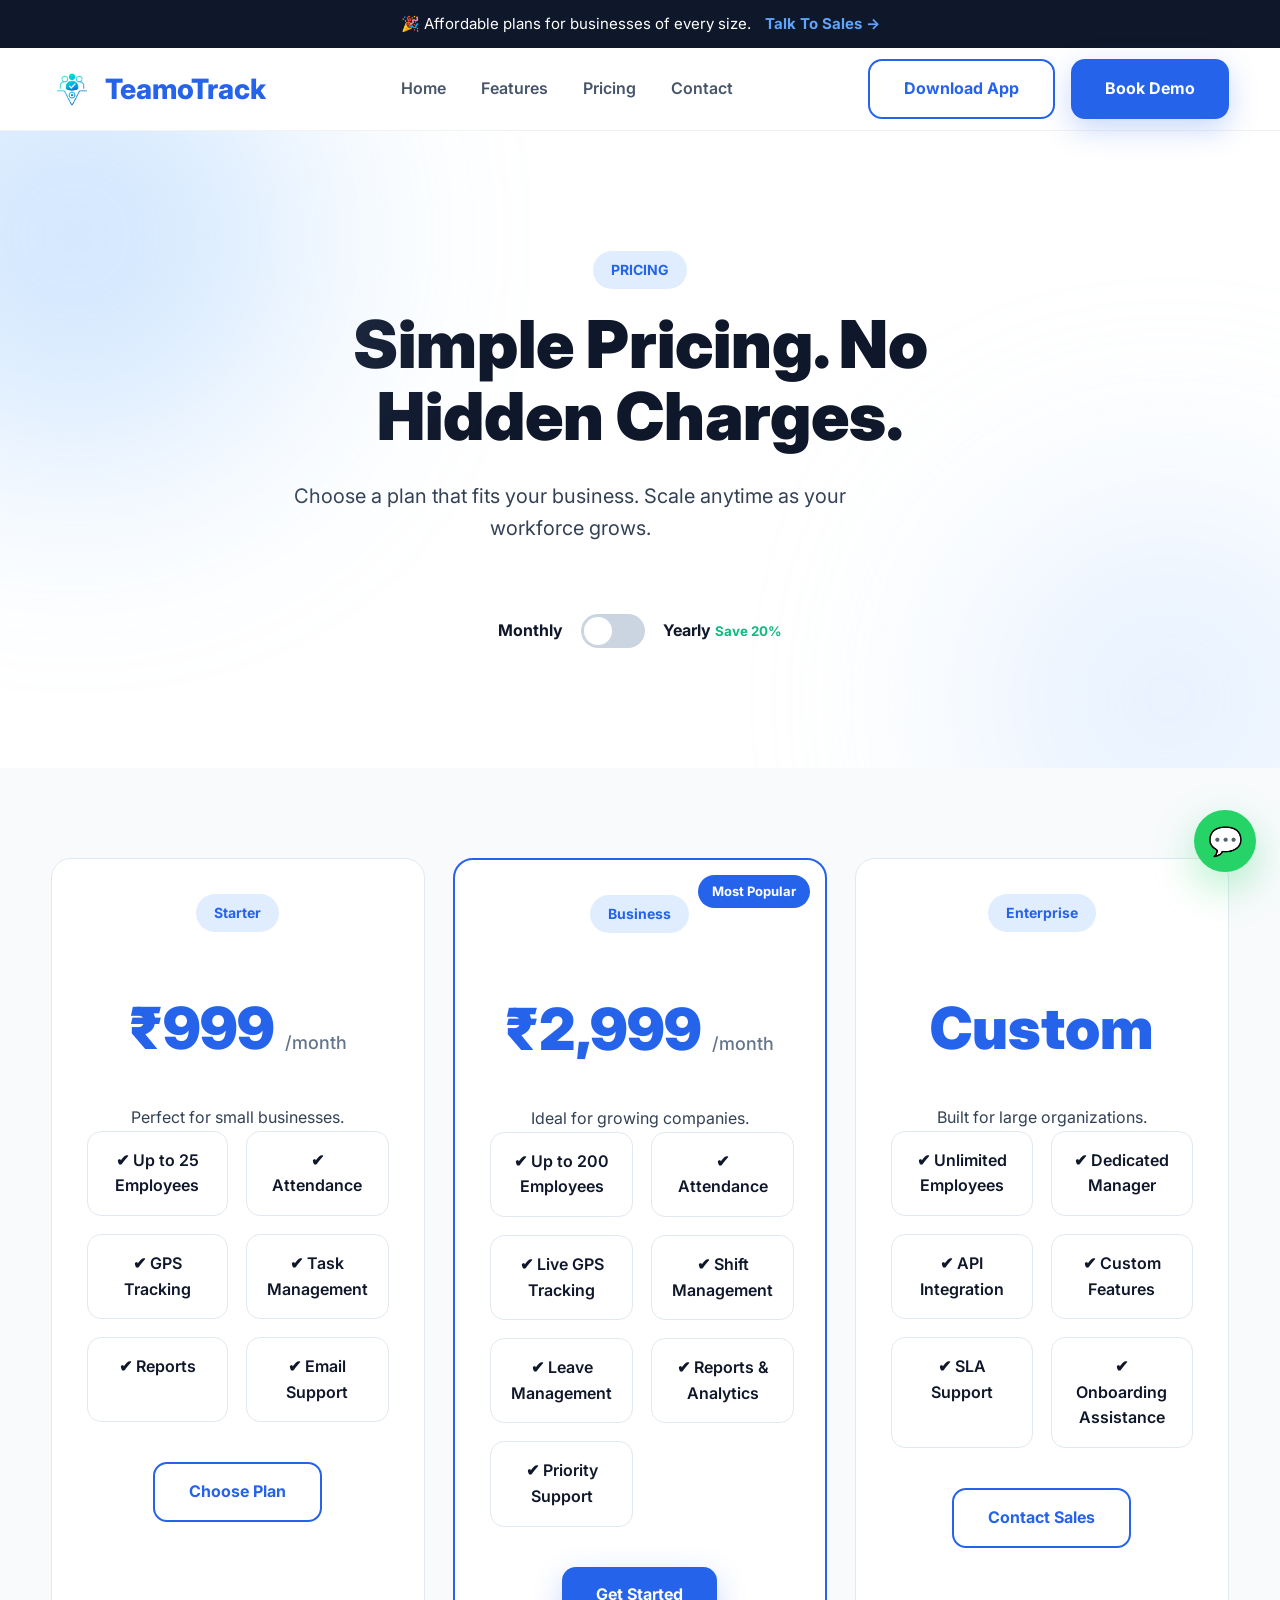
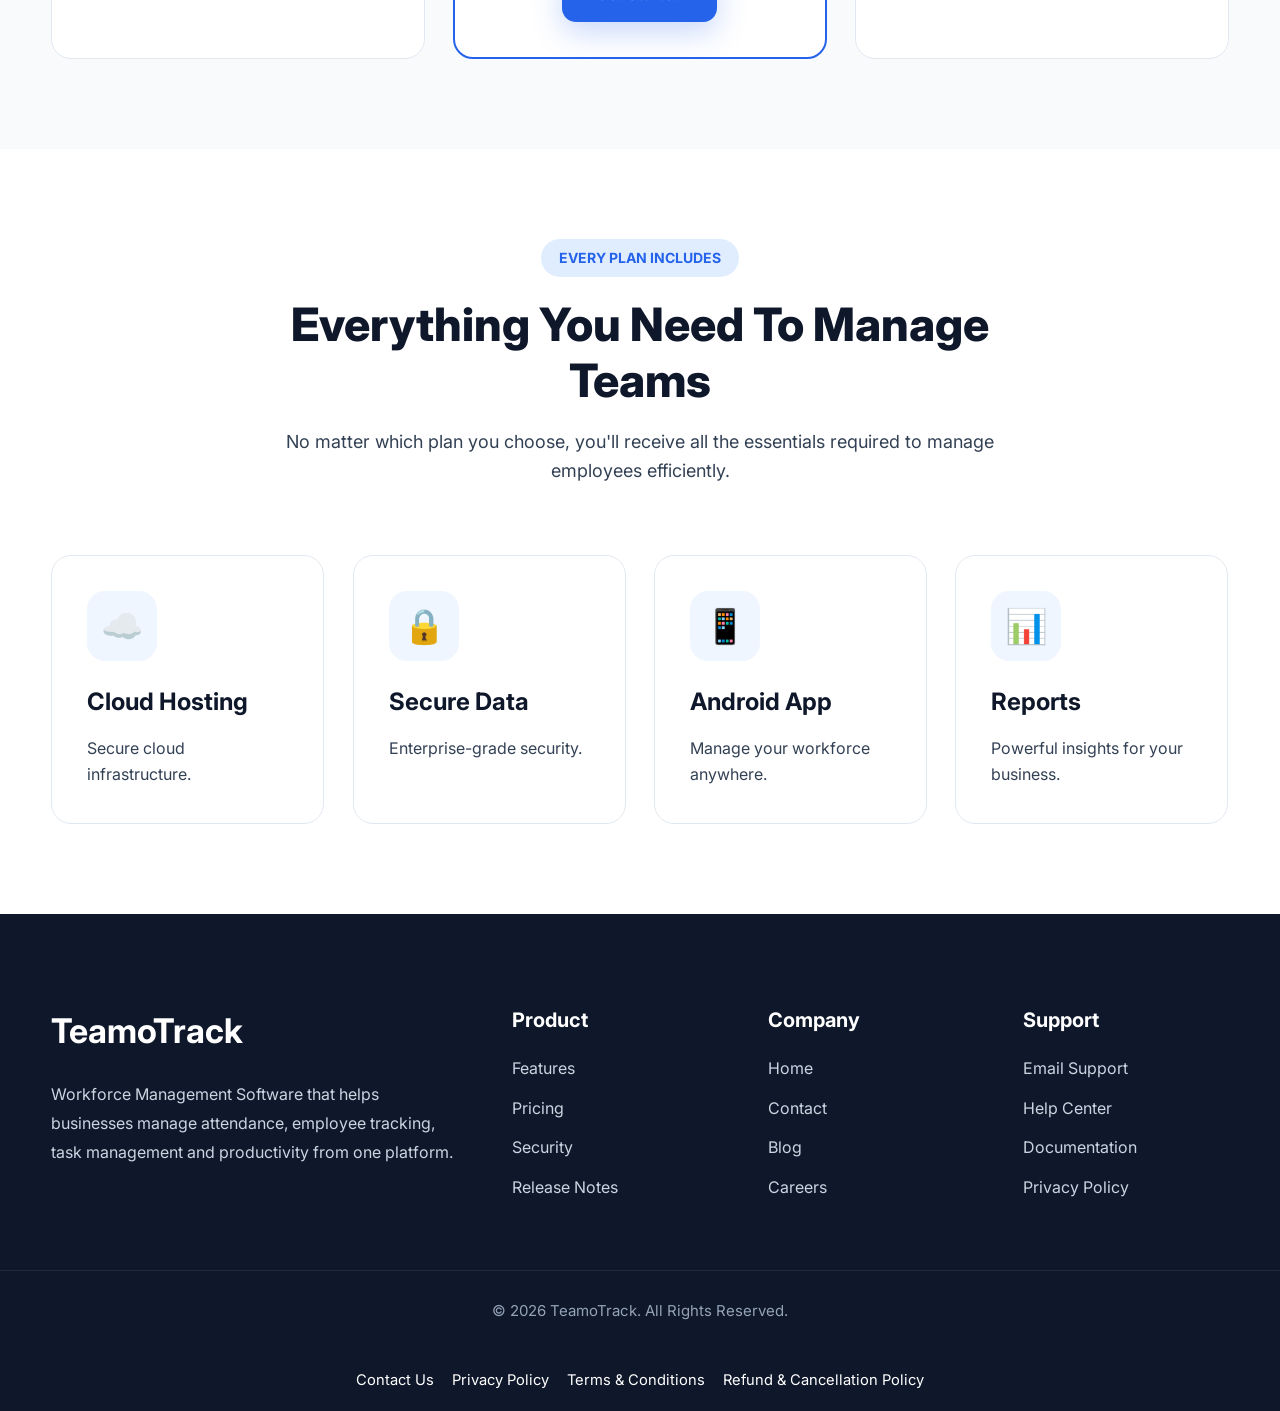
<file: pricing.html>
<!doctype html>
<html lang="en">
  <head>
    <!-- =================================== SEO ==================================== -->

    <meta charset="UTF-8" />

    <meta http-equiv="X-UA-Compatible" content="IE=edge" />

    <meta name="viewport" content="width=device-width, initial-scale=1.0" />

    <title>TeamoTrack Pricing | Workforce &amp; Attendance Management</title>

    <meta
      name="description"
      content="Review TeamoTrack pricing and available workforce management features for employee attendance, GPS tracking, shift management and team operations."
    />

    <meta
      name="keywords"
      content="teamotrack pricing, attendance software pricing, employee tracking plans"
    />

    <meta
      name="robots"
      content="index,follow,max-image-preview:large,max-snippet:-1,max-video-preview:-1"
    />

    <meta name="theme-color" content="#2563EB" />

    <link rel="canonical" href="https://teamotrack.com/pricing.html" />

    <link rel="icon" href="assets/images/logo.png" />

    <link rel="preconnect" href="https://fonts.googleapis.com" />

    <link rel="preconnect" href="https://fonts.gstatic.com" crossorigin />

    <link
      href="https://fonts.googleapis.com/css2?family=Inter:wght@300;400;500;600;700;800;900&display=swap"
      rel="stylesheet"
    />

    <link rel="stylesheet" href="assets/css/style.css" />
  </head>

  <body>
    <!-- =================================== Announcement =================================== -->

    <div class="announcement">
      <div class="container">
        🎉 Affordable plans for businesses of every size.

        <a href="contact.html"> Talk To Sales → </a>
      </div>
    </div>

    <!-- =================================== Navbar =================================== -->

    <header class="header">
      <div class="container navbar">
        <a href="/" class="logo">
          <img src="assets/images/logo.png" alt="TeamoTrack" />

          <span> TeamoTrack </span>
        </a>

        <nav class="nav">
          <a href="/"> Home </a>

          <a href="features.html"> Features </a>

          <a href="pricing.html"> Pricing </a>

          <a href="contact.html"> Contact </a>
        </nav>

        <div class="nav-buttons">
          <a href="#" class="btn-outline"> Download App </a>

          <a href="contact.html" class="btn-primary"> Book Demo </a>
        </div>

        <button id="menuBtn" class="mobile-menu">☰</button>
      </div>
    </header>

    <!-- =================================== Hero =================================== -->

    <section class="hero fade-up">
      <div class="hero-blur hero-blur-one"></div>

      <div class="hero-blur hero-blur-two"></div>

      <div class="container">
        <div class="section-heading">
          <span class="section-badge"> PRICING </span>

          <h1>Simple Pricing. No Hidden Charges.</h1>

          <p>
            Choose a plan that fits your business. Scale anytime as your
            workforce grows.
          </p>
        </div>

        <div class="pricing-toggle">
          <span> Monthly </span>

          <label class="switch">
            <input type="checkbox" id="pricingToggle" />

            <span class="slider"></span>
          </label>

          <span>
            Yearly
            <small style="color: #10b981"> Save 20% </small>
          </span>
        </div>
      </div>
    </section>

    <!-- =================================== Pricing Plans =================================== -->

    <section class="features fade-up">
      <div class="container">
        <div class="feature-grid">
          <!-- Starter -->

          <div class="feature-card pricing-card">
            <span class="section-badge"> Starter </span>

            <h2 class="price">
              ₹999

              <span> /month </span>
            </h2>

            <p>Perfect for small businesses.</p>

            <ul class="check-list">
              <li>✔ Up to 25 Employees</li>

              <li>✔ Attendance</li>

              <li>✔ GPS Tracking</li>

              <li>✔ Task Management</li>

              <li>✔ Reports</li>

              <li>✔ Email Support</li>
            </ul>

            <a href="contact.html" class="btn-outline mt-4"> Choose Plan </a>
          </div>

          <!-- Business -->

          <div
            class="feature-card pricing-card"
            style="border: 2px solid #2563eb; position: relative"
          >
            <div
              style="
                position: absolute;
                top: 15px;
                right: 15px;
                background: #2563eb;
                color: #fff;
                padding: 6px 14px;
                border-radius: 50px;
                font-size: 13px;
                font-weight: 700;
              "
            >
              Most Popular
            </div>

            <span class="section-badge"> Business </span>

            <h2 class="price">
              ₹2,999

              <span> /month </span>
            </h2>

            <p>Ideal for growing companies.</p>

            <ul class="check-list">
              <li>✔ Up to 200 Employees</li>

              <li>✔ Attendance</li>

              <li>✔ Live GPS Tracking</li>

              <li>✔ Shift Management</li>

              <li>✔ Leave Management</li>

              <li>✔ Reports & Analytics</li>

              <li>✔ Priority Support</li>
            </ul>

            <a href="contact.html" class="btn-primary mt-4"> Get Started </a>
          </div>

          <!-- Enterprise -->

          <div class="feature-card pricing-card">
            <span class="section-badge"> Enterprise </span>

            <h2 class="price">Custom</h2>

            <p>Built for large organizations.</p>

            <ul class="check-list">
              <li>✔ Unlimited Employees</li>

              <li>✔ Dedicated Manager</li>

              <li>✔ API Integration</li>

              <li>✔ Custom Features</li>

              <li>✔ SLA Support</li>

              <li>✔ Onboarding Assistance</li>
            </ul>

            <a href="contact.html" class="btn-outline mt-4"> Contact Sales </a>
          </div>
        </div>
      </div>
    </section>

    <!-- =================================== Included In Every Plan =================================== -->

    <section class="showcase fade-up">
      <div class="container">
        <div class="section-heading">
          <span class="section-badge"> EVERY PLAN INCLUDES </span>

          <h2>Everything You Need To Manage Teams</h2>

          <p>
            No matter which plan you choose, you'll receive all the essentials
            required to manage employees efficiently.
          </p>
        </div>

        <div class="feature-grid">
          <div class="feature-card">
            <div class="card-icon">☁️</div>

            <h3>Cloud Hosting</h3>

            <p>Secure cloud infrastructure.</p>
          </div>

          <div class="feature-card">
            <div class="card-icon">🔒</div>

            <h3>Secure Data</h3>

            <p>Enterprise-grade security.</p>
          </div>

          <div class="feature-card">
            <div class="card-icon">📱</div>

            <h3>Android App</h3>

            <p>Manage your workforce anywhere.</p>
          </div>

          <div class="feature-card">
            <div class="card-icon">📊</div>

            <h3>Reports</h3>

            <p>Powerful insights for your business.</p>
          </div>
        </div>
      </div>
    </section>
    <!-- ===================================================== FOOTER ====================================================== -->

    <footer class="fade-up">
      <div class="container footer-grid">
        <div>
          <h3>TeamoTrack</h3>

          <p>
            Workforce Management Software that helps businesses manage
            attendance, employee tracking, task management and productivity from
            one platform.
          </p>
        </div>

        <div>
          <h4>Product</h4>

          <ul>
            <li><a href="features.html">Features</a></li>

            <li><a href="pricing.html">Pricing</a></li>

            <li><a href="#">Security</a></li>

            <li><a href="#">Release Notes</a></li>
          </ul>
        </div>

        <div>
          <h4>Company</h4>

          <ul>
            <li><a href="/">Home</a></li>

            <li><a href="contact.html">Contact</a></li>

            <li><a href="#">Blog</a></li>

            <li><a href="#">Careers</a></li>
          </ul>
        </div>

        <div>
          <h4>Support</h4>

          <ul>
            <li>Email Support</li>

            <li>Help Center</li>

            <li>Documentation</li>

            <li>Privacy Policy</li>
          </ul>
        </div>
      </div>

      <div class="copyright">© 2026 TeamoTrack. All Rights Reserved.</div>

      <div class="seo-legal-links" aria-label="Legal and support links">
        <a href="/contact.html">Contact Us</a>
        <a href="/privacy-policy.html">Privacy Policy</a>
        <a href="/terms-and-conditions.html">Terms &amp; Conditions</a>
        <a href="/refund-policy.html">Refund &amp; Cancellation Policy</a>
      </div>
      <style>
        .seo-legal-links {
          display: flex;
          flex-wrap: wrap;
          justify-content: center;
          gap: 10px 18px;
          padding: 18px 12px;
          font-size: 0.92rem;
        }
        .seo-legal-links a {
          color: inherit;
          text-underline-offset: 3px;
        }
      </style>
    </footer>

    <!-- =================================== Floating WhatsApp =================================== -->

    <a
      href="https://wa.me/918521988388"
      class="whatsapp"
      target="_blank"
      aria-label="Chat on WhatsApp"
    >
      💬
    </a>

    <!-- =================================== Scroll To Top =================================== -->

    <button id="topBtn" class="top-btn" aria-label="Back to top">↑</button>

    <!-- =================================== Scripts =================================== -->

    <script src="assets/js/main.js"></script>
  </body>
</html>
</file>
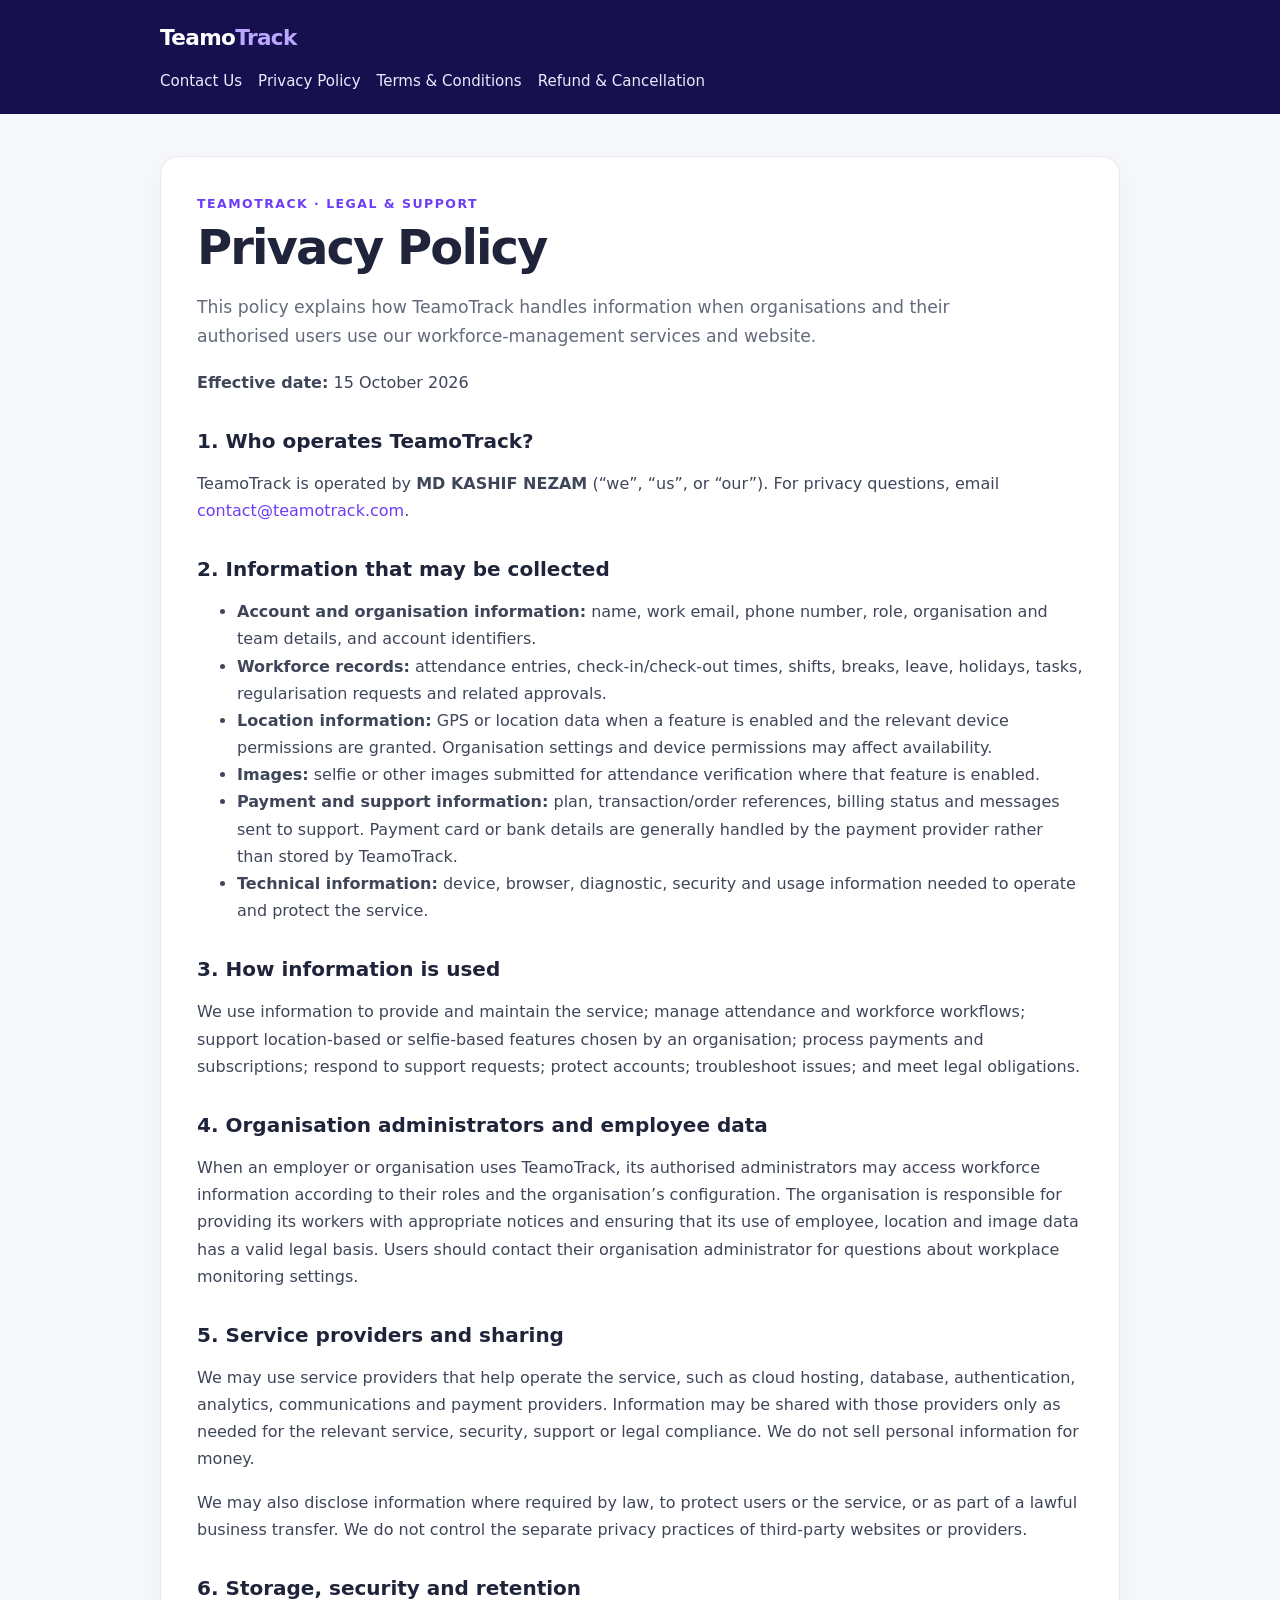
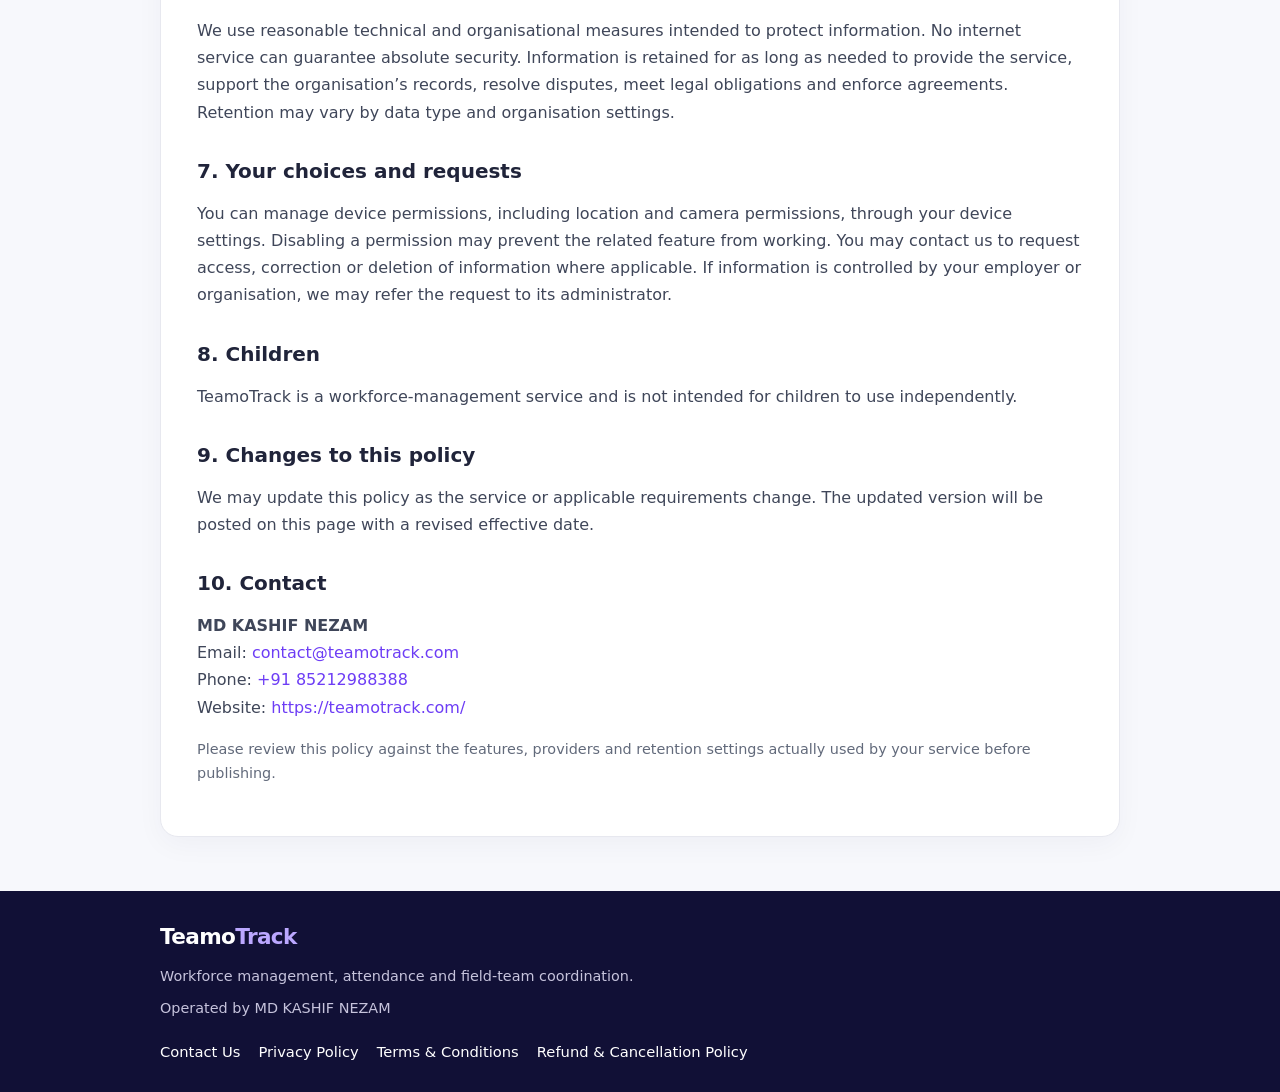
<file: privacy-policy.html>
<!doctype html>
<html lang="en">
<head>
<meta charset="utf-8">
<meta name="viewport" content="width=device-width, initial-scale=1">
<meta name="description" content="Read how TeamoTrack handles account, workforce, attendance, location and support information, and how to contact the service operator.">
<title>Privacy Policy | TeamoTrack Workforce Management</title>
<style>
:root{--navy:#17104f;--purple:#6d3df5;--ink:#20243a;--muted:#626a7b;--line:#e7e8ef;--bg:#f7f8fc;--card:#fff}
*{box-sizing:border-box}
body{margin:0;font-family:Inter,ui-sans-serif,system-ui,-apple-system,BlinkMacSystemFont,"Segoe UI",sans-serif;color:var(--ink);background:var(--bg);line-height:1.7}
a{color:var(--purple);text-decoration:none}a:hover{text-decoration:underline}
.site-header{background:var(--navy);color:#fff;padding:20px 24px}
.header-inner,main,.footer-inner{width:min(100% - 32px,960px);margin:auto}
.brand{font-weight:800;font-size:1.35rem;letter-spacing:-.03em;color:#fff}
.brand span{color:#bba7ff}
nav{display:flex;gap:16px;flex-wrap:wrap;margin-top:12px;font-size:.94rem}
nav a{color:#eee9ff}
main{padding:42px 0 54px}
.eyebrow{font-size:.78rem;text-transform:uppercase;letter-spacing:.12em;font-weight:800;color:var(--purple)}
h1{font-size:clamp(2rem,5vw,3rem);line-height:1.15;letter-spacing:-.04em;margin:.35rem 0 1rem}
h2{font-size:1.25rem;line-height:1.3;margin:2rem 0 .6rem}
p,li{color:#3f4659}
.intro{font-size:1.08rem;color:var(--muted);max-width:760px}
.card{background:var(--card);border:1px solid var(--line);border-radius:18px;padding:clamp(20px,4vw,36px);box-shadow:0 8px 28px rgba(25,22,70,.04)}
.notice{border-left:4px solid var(--purple);background:#f2efff;padding:14px 16px;border-radius:8px;color:#34304f}
dl{display:grid;grid-template-columns:170px 1fr;gap:10px 20px}
dt{font-weight:700}dd{margin:0;color:#3f4659}
footer{background:#111036;color:#e8e5ff;padding:28px 0}
.footer-inner{display:flex;justify-content:space-between;gap:18px;align-items:flex-start;flex-wrap:wrap}
footer p{color:#c6c3dc;margin:8px 0 0;font-size:.9rem}
.footer-links{display:flex;gap:10px 18px;flex-wrap:wrap}
.footer-links a{color:#fff;font-size:.92rem}
.small{font-size:.9rem;color:var(--muted)}
@media(max-width:600px){.site-header{padding:18px 0}nav{gap:10px 14px}main{padding-top:28px}dl{grid-template-columns:1fr;gap:2px}dd{margin-bottom:12px}}
</style>
</head>
<body>
<header class="site-header"><div class="header-inner">
<a class="brand" href="https://teamotrack.com/">Teamo<span>Track</span></a>
<nav aria-label="Legal and support">
<a href="contact.html">Contact Us</a>
<a href="privacy-policy.html">Privacy Policy</a>
<a href="terms-and-conditions.html">Terms &amp; Conditions</a>
<a href="refund-policy.html">Refund &amp; Cancellation</a>
</nav></div></header>
<main><div class="card">
<div class="eyebrow">TeamoTrack · Legal &amp; Support</div>

<h1>Privacy Policy</h1>
<p class="intro">This policy explains how TeamoTrack handles information when organisations and their authorised users use our workforce-management services and website.</p>
<p><strong>Effective date:</strong> 15 October 2026</p>
<h2>1. Who operates TeamoTrack?</h2>
<p>TeamoTrack is operated by <strong>MD KASHIF NEZAM</strong> (“we”, “us”, or “our”). For privacy questions, email <a href="mailto:contact@teamotrack.com">contact@teamotrack.com</a>.</p>
<h2>2. Information that may be collected</h2>
<ul>
<li><strong>Account and organisation information:</strong> name, work email, phone number, role, organisation and team details, and account identifiers.</li>
<li><strong>Workforce records:</strong> attendance entries, check-in/check-out times, shifts, breaks, leave, holidays, tasks, regularisation requests and related approvals.</li>
<li><strong>Location information:</strong> GPS or location data when a feature is enabled and the relevant device permissions are granted. Organisation settings and device permissions may affect availability.</li>
<li><strong>Images:</strong> selfie or other images submitted for attendance verification where that feature is enabled.</li>
<li><strong>Payment and support information:</strong> plan, transaction/order references, billing status and messages sent to support. Payment card or bank details are generally handled by the payment provider rather than stored by TeamoTrack.</li>
<li><strong>Technical information:</strong> device, browser, diagnostic, security and usage information needed to operate and protect the service.</li>
</ul>
<h2>3. How information is used</h2>
<p>We use information to provide and maintain the service; manage attendance and workforce workflows; support location-based or selfie-based features chosen by an organisation; process payments and subscriptions; respond to support requests; protect accounts; troubleshoot issues; and meet legal obligations.</p>
<h2>4. Organisation administrators and employee data</h2>
<p>When an employer or organisation uses TeamoTrack, its authorised administrators may access workforce information according to their roles and the organisation’s configuration. The organisation is responsible for providing its workers with appropriate notices and ensuring that its use of employee, location and image data has a valid legal basis. Users should contact their organisation administrator for questions about workplace monitoring settings.</p>
<h2>5. Service providers and sharing</h2>
<p>We may use service providers that help operate the service, such as cloud hosting, database, authentication, analytics, communications and payment providers. Information may be shared with those providers only as needed for the relevant service, security, support or legal compliance. We do not sell personal information for money.</p>
<p>We may also disclose information where required by law, to protect users or the service, or as part of a lawful business transfer. We do not control the separate privacy practices of third-party websites or providers.</p>
<h2>6. Storage, security and retention</h2>
<p>We use reasonable technical and organisational measures intended to protect information. No internet service can guarantee absolute security. Information is retained for as long as needed to provide the service, support the organisation’s records, resolve disputes, meet legal obligations and enforce agreements. Retention may vary by data type and organisation settings.</p>
<h2>7. Your choices and requests</h2>
<p>You can manage device permissions, including location and camera permissions, through your device settings. Disabling a permission may prevent the related feature from working. You may contact us to request access, correction or deletion of information where applicable. If information is controlled by your employer or organisation, we may refer the request to its administrator.</p>
<h2>8. Children</h2>
<p>TeamoTrack is a workforce-management service and is not intended for children to use independently.</p>
<h2>9. Changes to this policy</h2>
<p>We may update this policy as the service or applicable requirements change. The updated version will be posted on this page with a revised effective date.</p>
<h2>10. Contact</h2>
<p><strong>MD KASHIF NEZAM</strong><br>Email: <a href="mailto:contact@teamotrack.com">contact@teamotrack.com</a><br>Phone: <a href="tel:+9185212988388">+91 85212988388</a><br>Website: <a href="https://teamotrack.com/">https://teamotrack.com/</a></p>
<p class="small">Please review this policy against the features, providers and retention settings actually used by your service before publishing.</p>

</div></main>
<footer><div class="footer-inner">
<div><a class="brand" href="https://teamotrack.com/">Teamo<span>Track</span></a>
<p>Workforce management, attendance and field-team coordination.</p>
<p>Operated by MD KASHIF NEZAM</p></div>
<div class="footer-links" aria-label="Footer links">
<a href="contact.html">Contact Us</a>
<a href="privacy-policy.html">Privacy Policy</a>
<a href="terms-and-conditions.html">Terms &amp; Conditions</a>
<a href="refund-policy.html">Refund &amp; Cancellation Policy</a>
</div></div></footer>
</body></html>
</file>
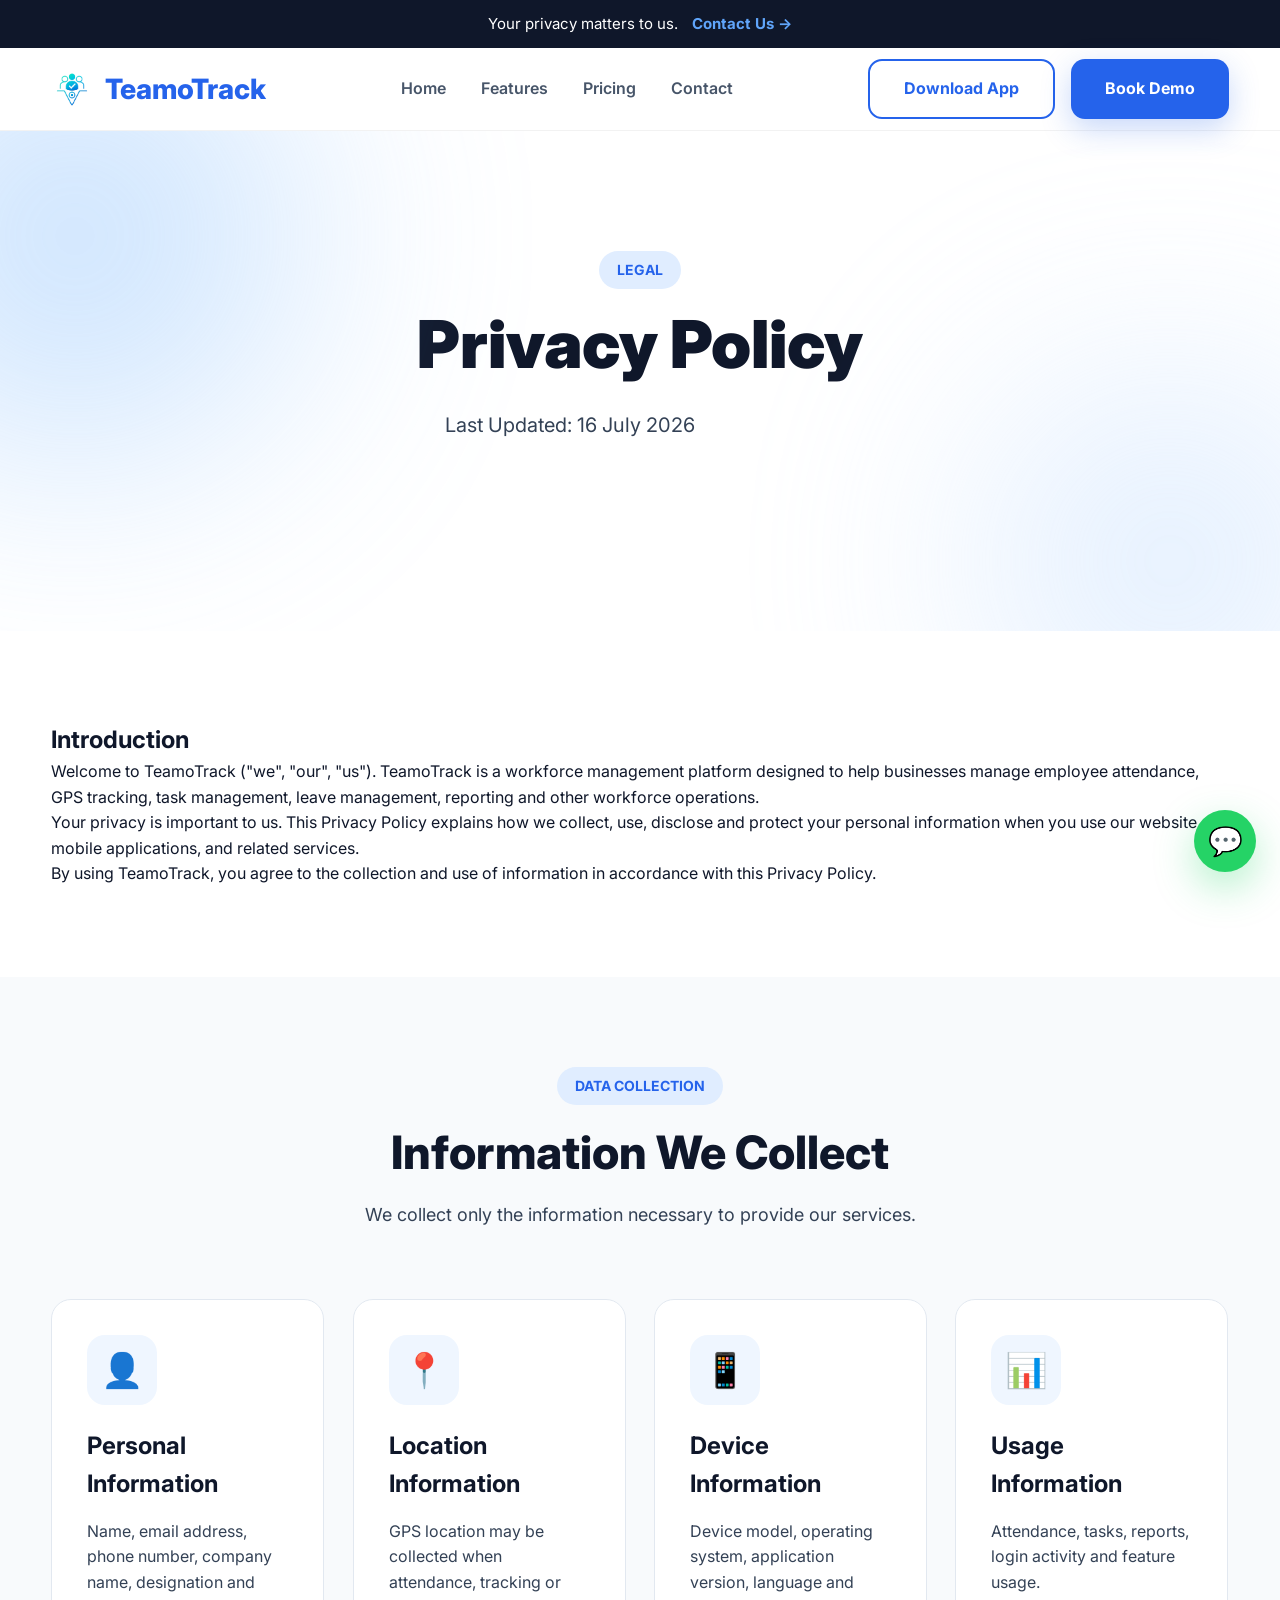
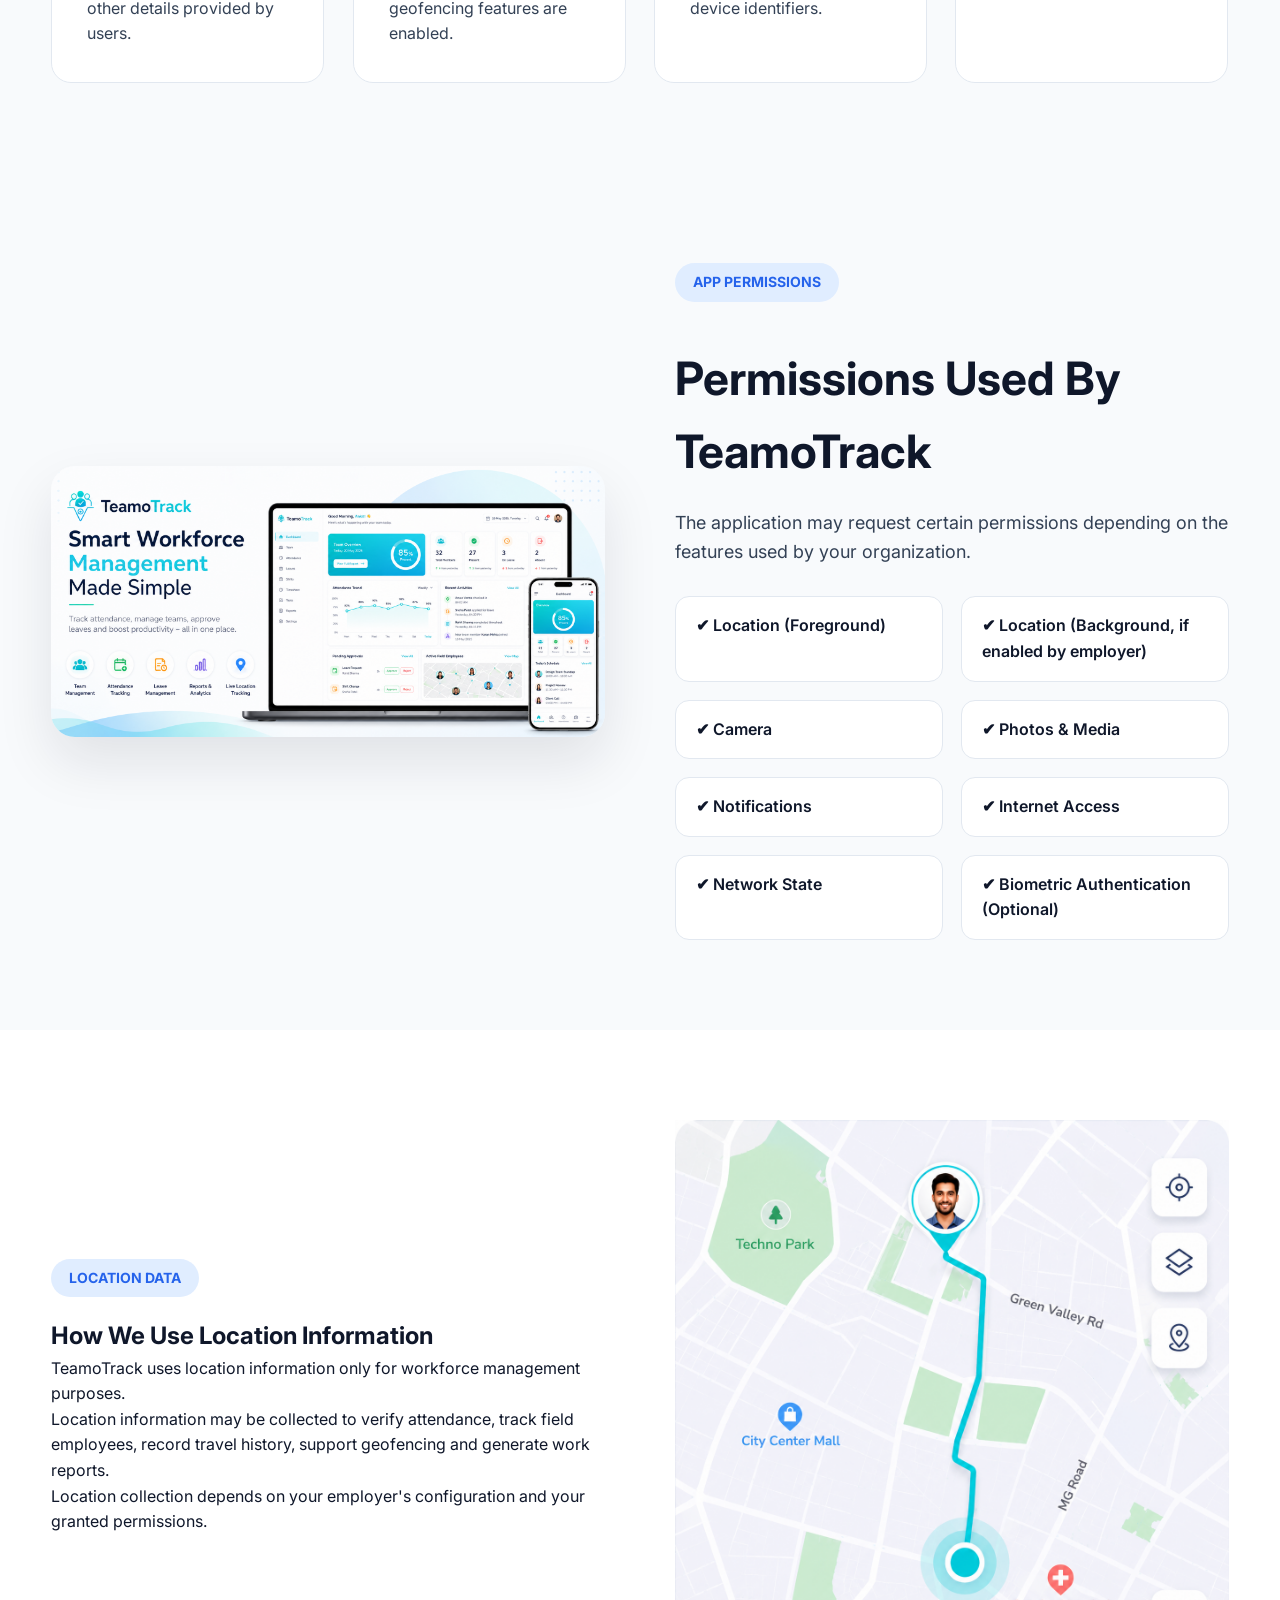
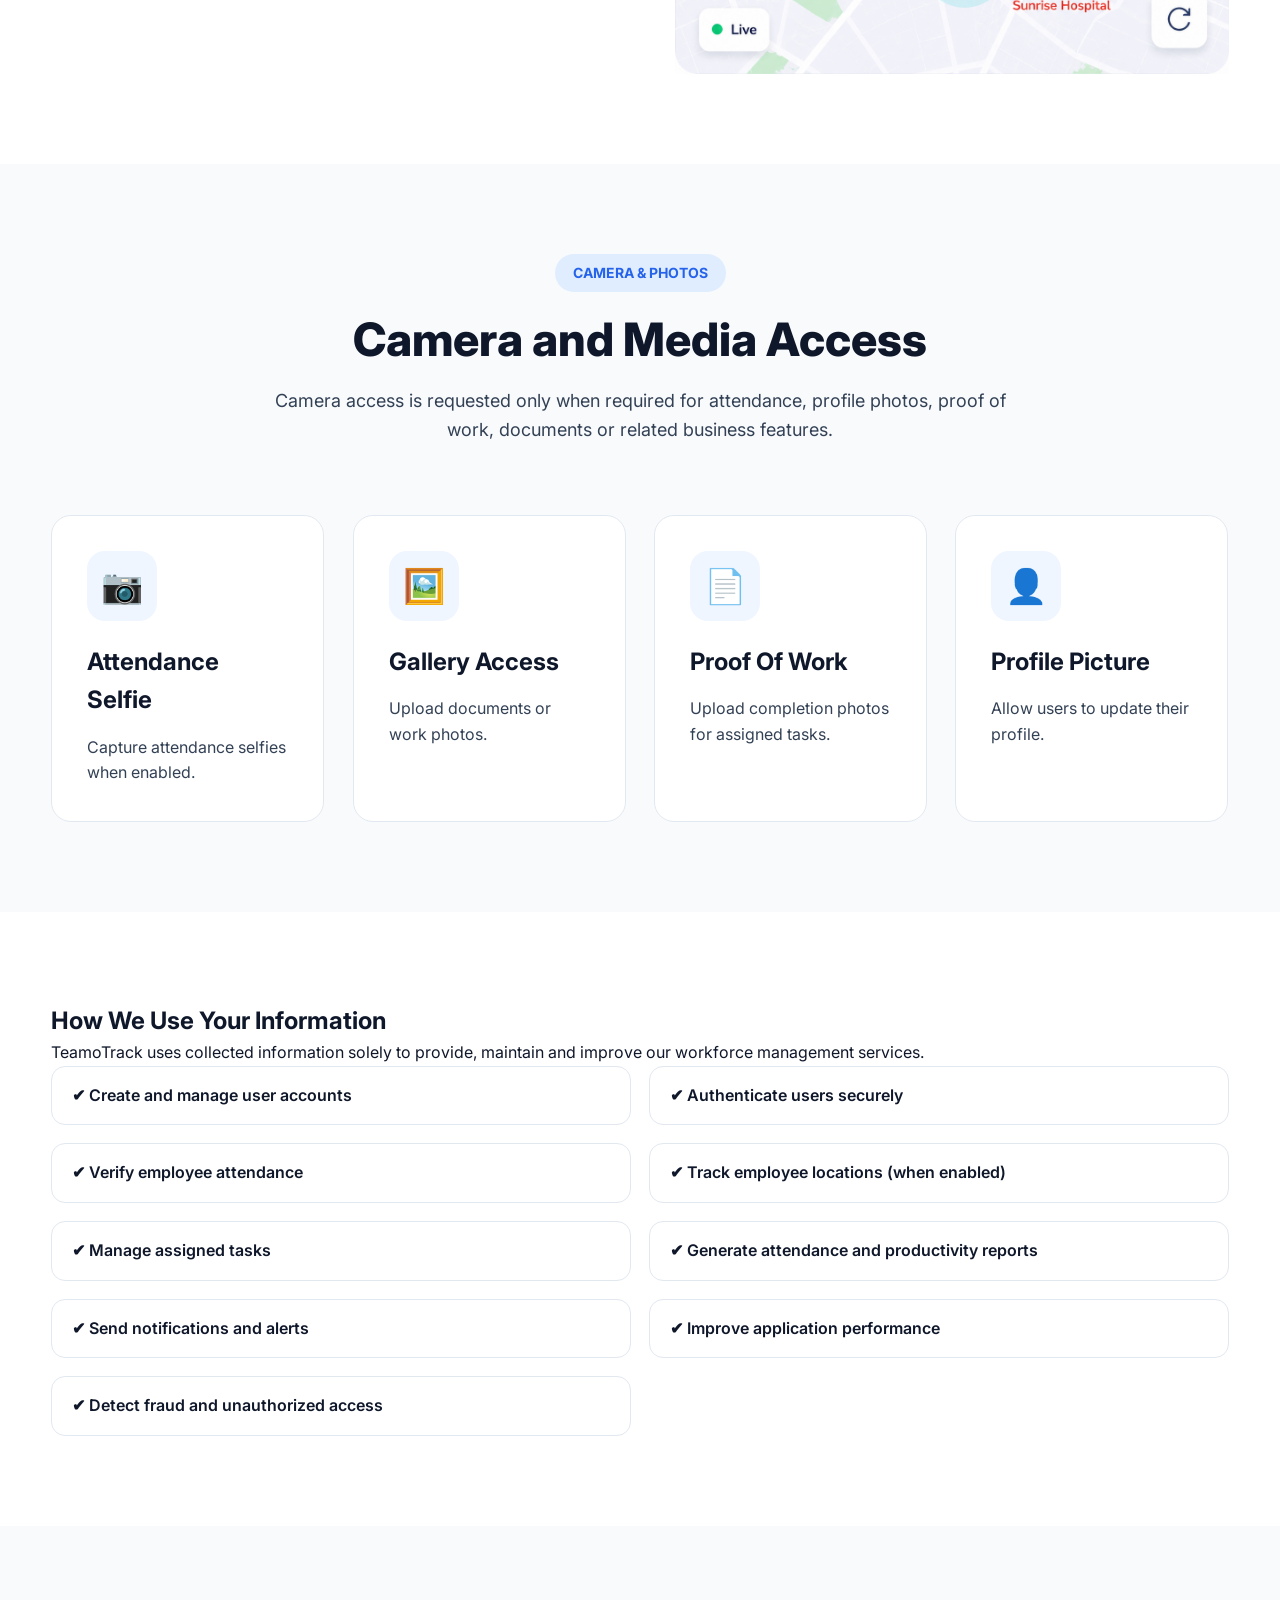
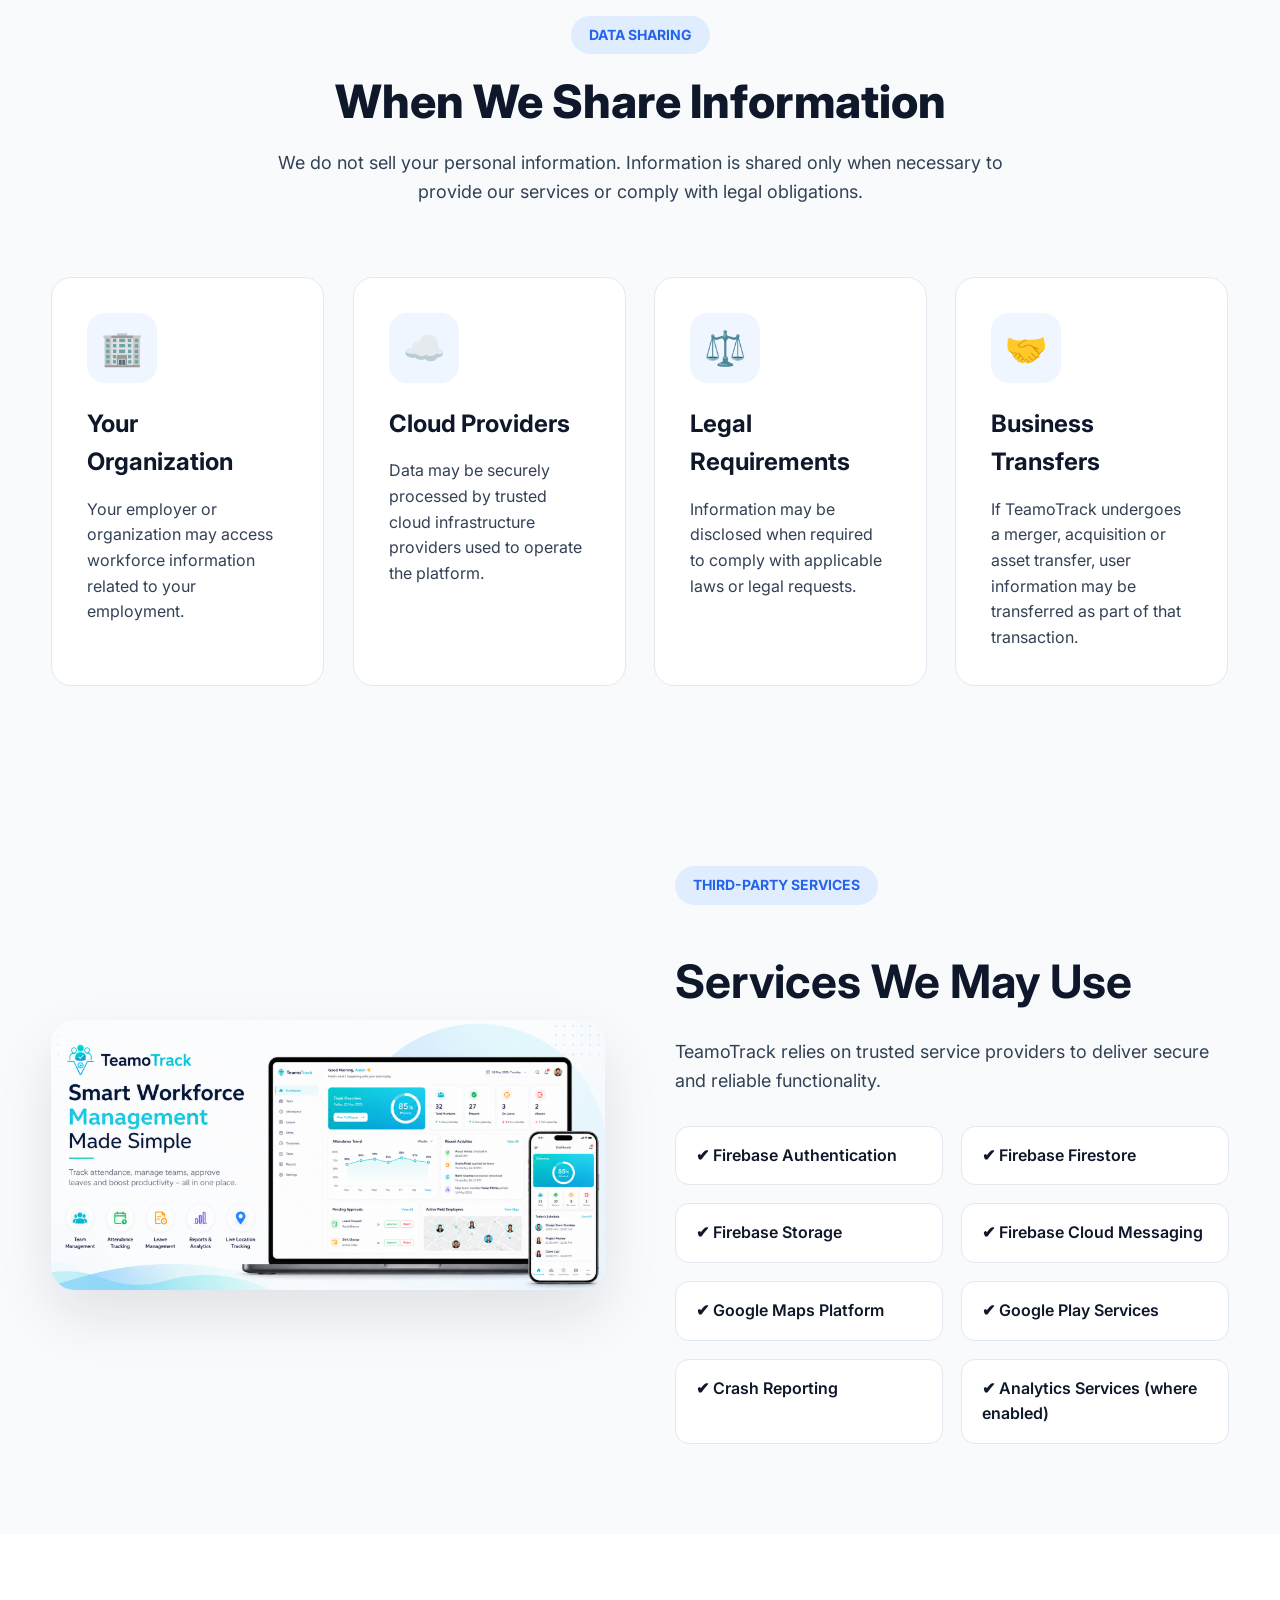
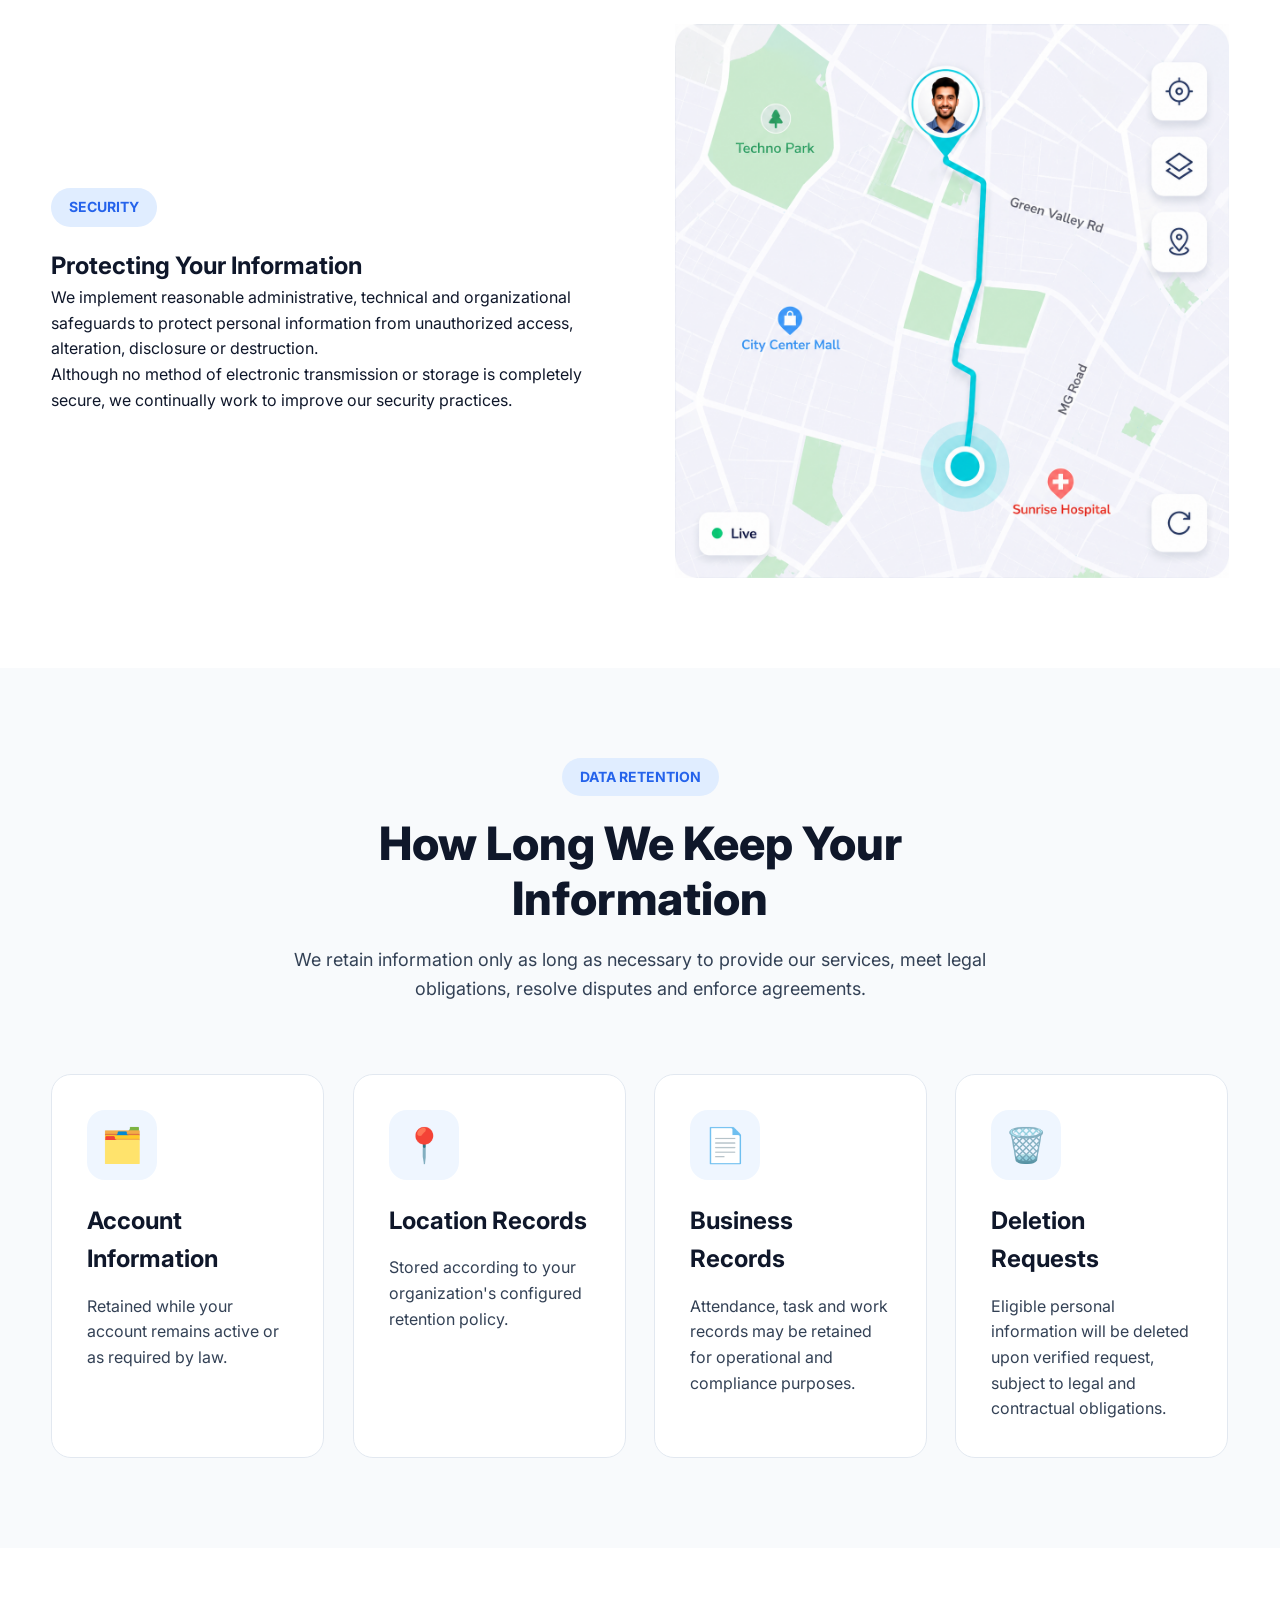
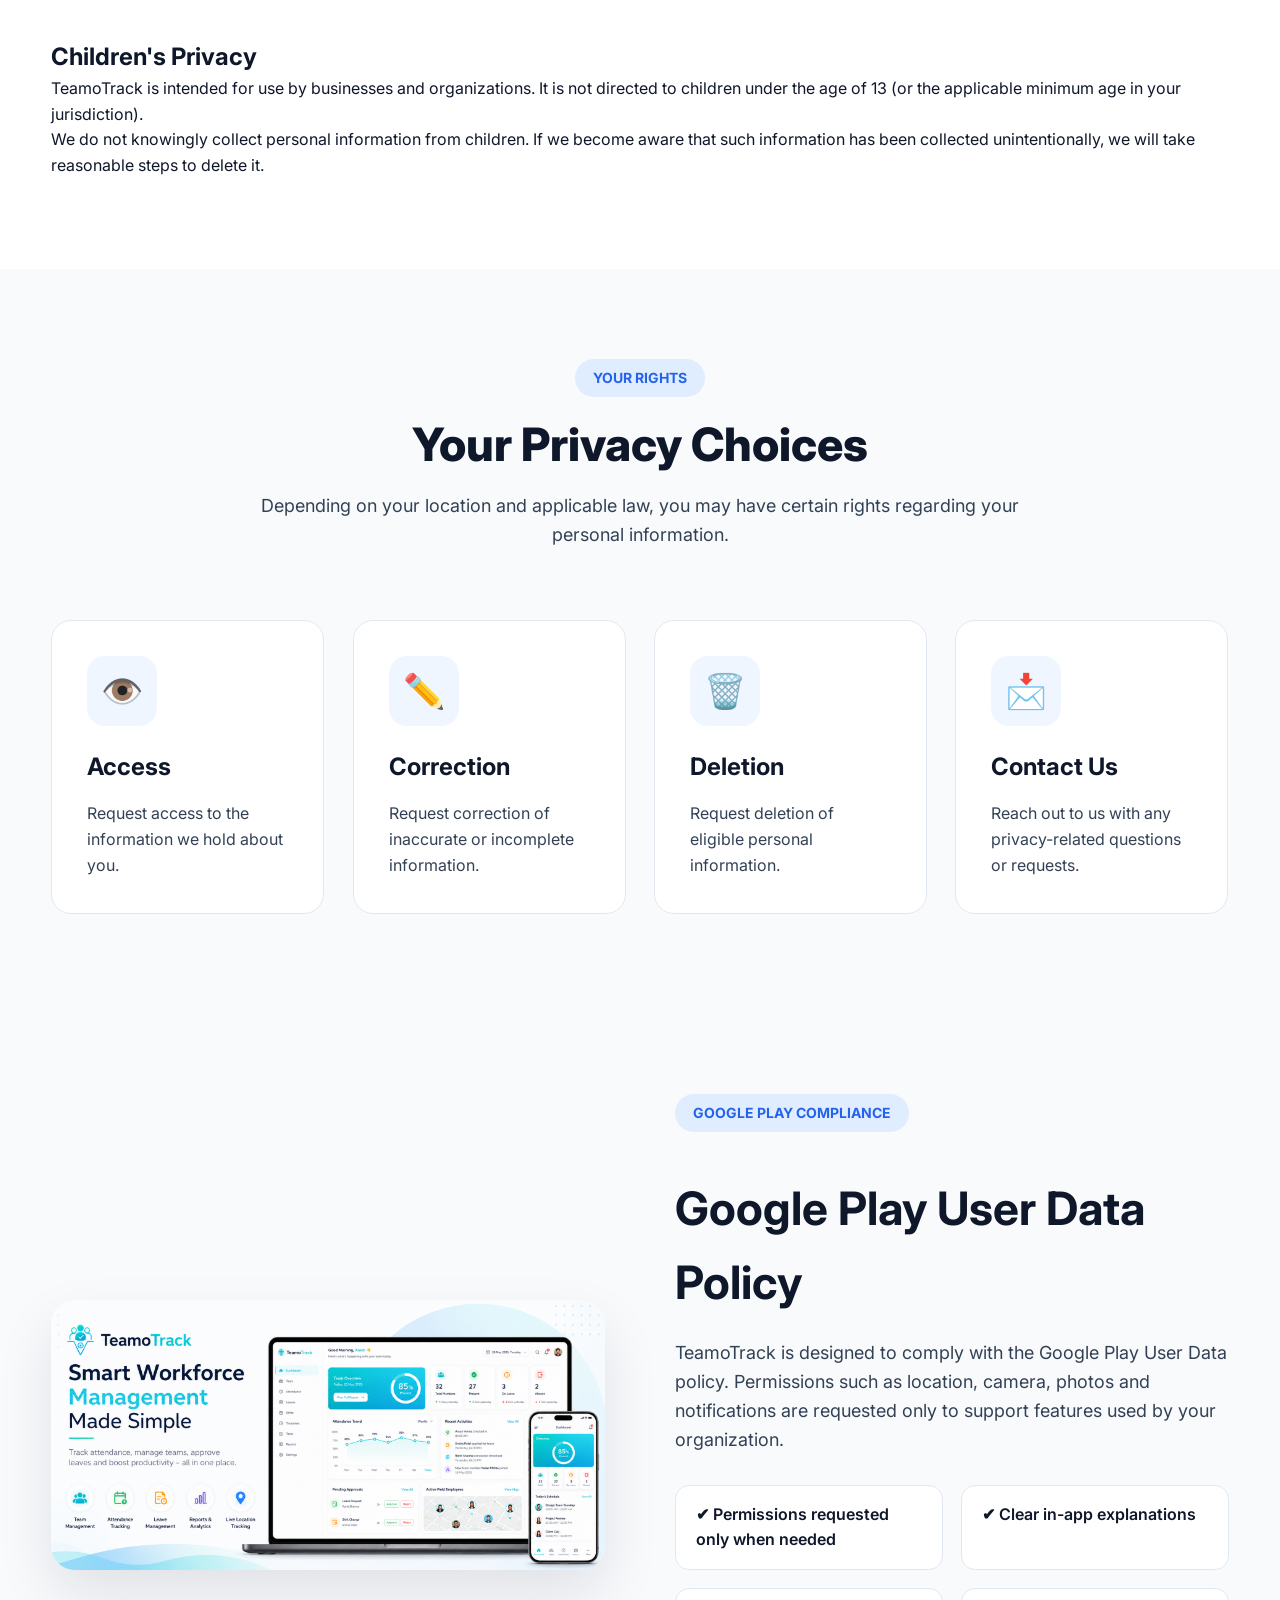
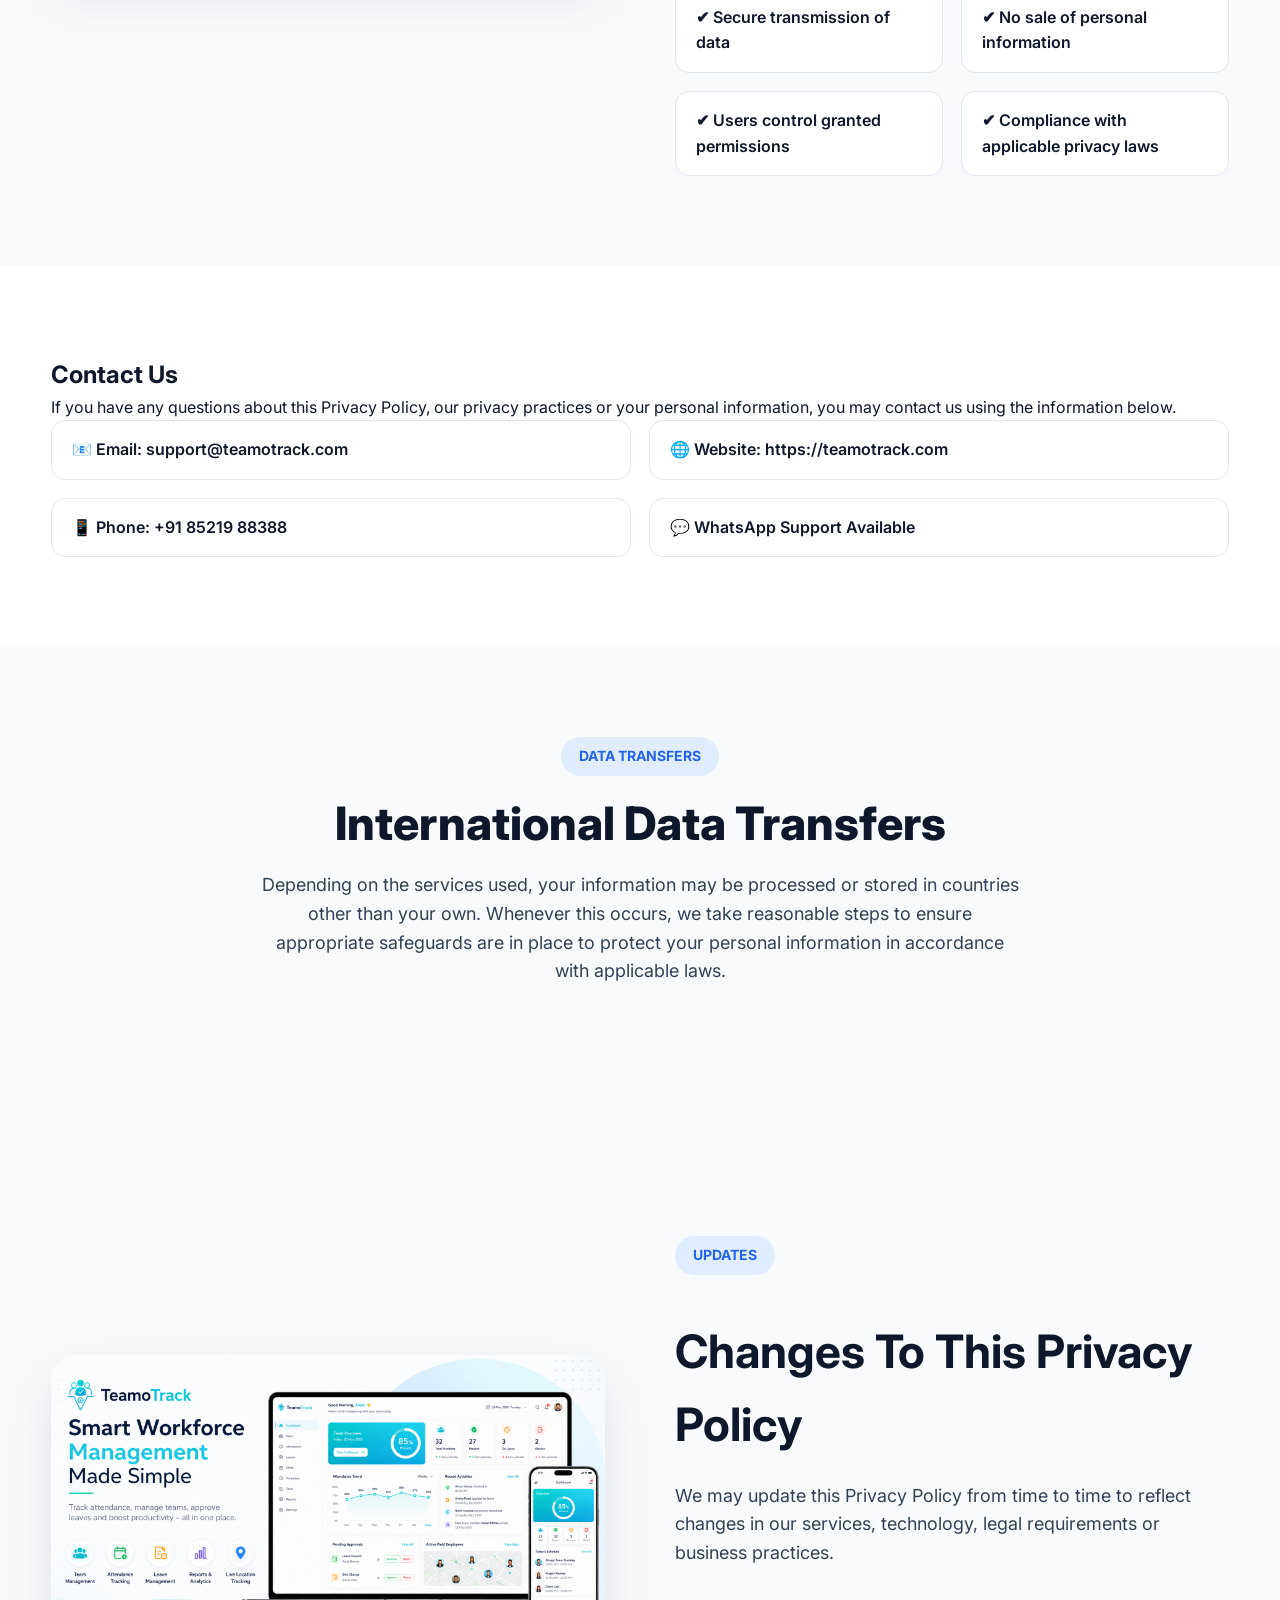
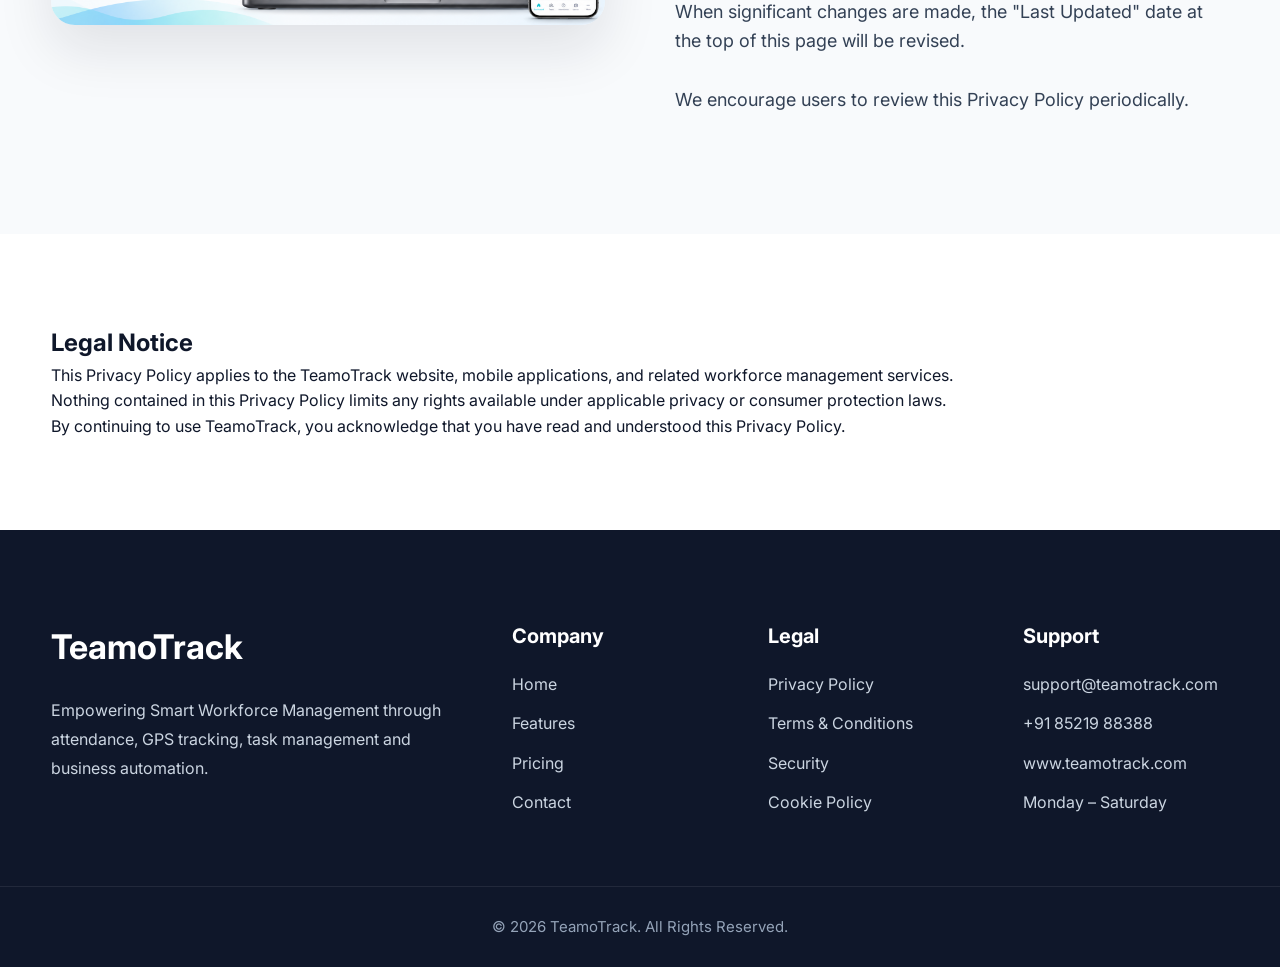
<file: privacy-policy_backup.html>
<!doctype html>
<html lang="en">
  <head>
    <meta charset="UTF-8" />

    <meta http-equiv="X-UA-Compatible" content="IE=edge" />

    <meta name="viewport" content="width=device-width, initial-scale=1.0" />

    <title>Privacy Policy | TeamoTrack</title>

    <meta
      name="description"
      content="Read the Privacy Policy for TeamoTrack Workforce Management Software. Learn how we collect, use and protect your information."
    />

    <meta name="robots" content="noindex,follow" />

    <meta name="theme-color" content="#2563EB" />

    <link rel="canonical" href="https://teamotrack.com/privacy-policy.html" />

    <link rel="icon" href="assets/images/logo.png" />

    <link rel="preconnect" href="https://fonts.googleapis.com" />

    <link rel="preconnect" href="https://fonts.gstatic.com" crossorigin />

    <link
      href="https://fonts.googleapis.com/css2?family=Inter:wght@300;400;500;600;700;800;900&display=swap"
      rel="stylesheet"
    />

    <link rel="stylesheet" href="assets/css/style.css" />
  </head>

  <body>
    <!-- ===================================
Announcement
=================================== -->

    <div class="announcement">
      <div class="container">
        Your privacy matters to us.

        <a href="contact.html"> Contact Us → </a>
      </div>
    </div>

    <!-- ===================================
Navbar
=================================== -->

    <header class="header">
      <div class="container navbar">
        <a href="/" class="logo">
          <img src="assets/images/logo.png" alt="TeamoTrack" />

          <span> TeamoTrack </span>
        </a>

        <nav class="nav">
          <a href="/"> Home </a>

          <a href="features.html"> Features </a>

          <a href="pricing.html"> Pricing </a>

          <a href="contact.html"> Contact </a>
        </nav>

        <div class="nav-buttons">
          <a href="#" class="btn-outline"> Download App </a>

          <a href="contact.html" class="btn-primary"> Book Demo </a>
        </div>

        <button id="menuBtn" class="mobile-menu">☰</button>
      </div>
    </header>

    <!-- ===================================
Hero
=================================== -->

    <section class="hero fade-up">
      <div class="hero-blur hero-blur-one"></div>

      <div class="hero-blur hero-blur-two"></div>

      <div class="container">
        <div class="section-heading">
          <span class="section-badge"> LEGAL </span>

          <h1>Privacy Policy</h1>

          <p>Last Updated: 16 July 2026</p>
        </div>
      </div>
    </section>

    <!-- ===================================
INTRODUCTION
=================================== -->

    <section class="showcase fade-up">
      <div class="container">
        <div>
          <h2>Introduction</h2>

          <p>
            Welcome to TeamoTrack ("we", "our", "us"). TeamoTrack is a workforce
            management platform designed to help businesses manage employee
            attendance, GPS tracking, task management, leave management,
            reporting and other workforce operations.
          </p>

          <p>
            Your privacy is important to us. This Privacy Policy explains how we
            collect, use, disclose and protect your personal information when
            you use our website, mobile applications, and related services.
          </p>

          <p>
            By using TeamoTrack, you agree to the collection and use of
            information in accordance with this Privacy Policy.
          </p>
        </div>
      </div>
    </section>

    <!-- ===================================
INFORMATION WE COLLECT
=================================== -->

    <section class="features fade-up">
      <div class="container">
        <div class="section-heading">
          <span class="section-badge"> DATA COLLECTION </span>

          <h2>Information We Collect</h2>

          <p>
            We collect only the information necessary to provide our services.
          </p>
        </div>

        <div class="feature-grid">
          <div class="feature-card">
            <div class="card-icon">👤</div>

            <h3>Personal Information</h3>

            <p>
              Name, email address, phone number, company name, designation and
              other details provided by users.
            </p>
          </div>

          <div class="feature-card">
            <div class="card-icon">📍</div>

            <h3>Location Information</h3>

            <p>
              GPS location may be collected when attendance, tracking or
              geofencing features are enabled.
            </p>
          </div>

          <div class="feature-card">
            <div class="card-icon">📱</div>

            <h3>Device Information</h3>

            <p>
              Device model, operating system, application version, language and
              device identifiers.
            </p>
          </div>

          <div class="feature-card">
            <div class="card-icon">📊</div>

            <h3>Usage Information</h3>

            <p>Attendance, tasks, reports, login activity and feature usage.</p>
          </div>
        </div>
      </div>
    </section>

    <!-- ===================================
APP PERMISSIONS
=================================== -->

    <section class="why-us fade-up">
      <div class="container why-grid">
        <div>
          <img src="assets/images/dashboard.png" alt="Permissions" />
        </div>

        <div>
          <span class="section-badge"> APP PERMISSIONS </span>

          <h2>Permissions Used By TeamoTrack</h2>

          <p>
            The application may request certain permissions depending on the
            features used by your organization.
          </p>

          <ul class="check-list">
            <li>✔ Location (Foreground)</li>

            <li>✔ Location (Background, if enabled by employer)</li>

            <li>✔ Camera</li>

            <li>✔ Photos & Media</li>

            <li>✔ Notifications</li>

            <li>✔ Internet Access</li>

            <li>✔ Network State</li>

            <li>✔ Biometric Authentication (Optional)</li>
          </ul>
        </div>
      </div>
    </section>

    <!-- ===================================
LOCATION INFORMATION
=================================== -->

    <section class="showcase fade-up">
      <div class="container">
        <div class="showcase-grid">
          <div>
            <span class="section-badge"> LOCATION DATA </span>

            <h2>How We Use Location Information</h2>

            <p>
              TeamoTrack uses location information only for workforce management
              purposes.
            </p>

            <p>
              Location information may be collected to verify attendance, track
              field employees, record travel history, support geofencing and
              generate work reports.
            </p>

            <p>
              Location collection depends on your employer's configuration and
              your granted permissions.
            </p>
          </div>

          <div>
            <img src="assets/images/hero.png" alt="Location" />
          </div>
        </div>
      </div>
    </section>

    <!-- ===================================
CAMERA
=================================== -->

    <section class="features fade-up">
      <div class="container">
        <div class="section-heading">
          <span class="section-badge"> CAMERA & PHOTOS </span>

          <h2>Camera and Media Access</h2>

          <p>
            Camera access is requested only when required for attendance,
            profile photos, proof of work, documents or related business
            features.
          </p>
        </div>

        <div class="feature-grid">
          <div class="feature-card">
            <div class="card-icon">📷</div>

            <h3>Attendance Selfie</h3>

            <p>Capture attendance selfies when enabled.</p>
          </div>

          <div class="feature-card">
            <div class="card-icon">🖼️</div>

            <h3>Gallery Access</h3>

            <p>Upload documents or work photos.</p>
          </div>

          <div class="feature-card">
            <div class="card-icon">📄</div>

            <h3>Proof Of Work</h3>

            <p>Upload completion photos for assigned tasks.</p>
          </div>

          <div class="feature-card">
            <div class="card-icon">👤</div>

            <h3>Profile Picture</h3>

            <p>Allow users to update their profile.</p>
          </div>
        </div>
      </div>
    </section>
    <!-- =====================================================
HOW WE USE YOUR INFORMATION
====================================================== -->

    <section class="showcase fade-up">
      <div class="container">
        <div>
          <h2>How We Use Your Information</h2>

          <p>
            TeamoTrack uses collected information solely to provide, maintain
            and improve our workforce management services.
          </p>

          <ul class="check-list">
            <li>✔ Create and manage user accounts</li>

            <li>✔ Authenticate users securely</li>

            <li>✔ Verify employee attendance</li>

            <li>✔ Track employee locations (when enabled)</li>

            <li>✔ Manage assigned tasks</li>

            <li>✔ Generate attendance and productivity reports</li>

            <li>✔ Send notifications and alerts</li>

            <li>✔ Improve application performance</li>

            <li>✔ Detect fraud and unauthorized access</li>
          </ul>
        </div>
      </div>
    </section>

    <!-- =====================================================
DATA SHARING
====================================================== -->

    <section class="features fade-up">
      <div class="container">
        <div class="section-heading">
          <span class="section-badge"> DATA SHARING </span>

          <h2>When We Share Information</h2>

          <p>
            We do not sell your personal information. Information is shared only
            when necessary to provide our services or comply with legal
            obligations.
          </p>
        </div>

        <div class="feature-grid">
          <div class="feature-card">
            <div class="card-icon">🏢</div>

            <h3>Your Organization</h3>

            <p>
              Your employer or organization may access workforce information
              related to your employment.
            </p>
          </div>

          <div class="feature-card">
            <div class="card-icon">☁️</div>

            <h3>Cloud Providers</h3>

            <p>
              Data may be securely processed by trusted cloud infrastructure
              providers used to operate the platform.
            </p>
          </div>

          <div class="feature-card">
            <div class="card-icon">⚖️</div>

            <h3>Legal Requirements</h3>

            <p>
              Information may be disclosed when required to comply with
              applicable laws or legal requests.
            </p>
          </div>

          <div class="feature-card">
            <div class="card-icon">🤝</div>

            <h3>Business Transfers</h3>

            <p>
              If TeamoTrack undergoes a merger, acquisition or asset transfer,
              user information may be transferred as part of that transaction.
            </p>
          </div>
        </div>
      </div>
    </section>

    <!-- =====================================================
THIRD-PARTY SERVICES
====================================================== -->

    <section class="why-us fade-up">
      <div class="container why-grid">
        <div>
          <img src="assets/images/dashboard.png" alt="Third Party Services" />
        </div>

        <div>
          <span class="section-badge"> THIRD-PARTY SERVICES </span>

          <h2>Services We May Use</h2>

          <p>
            TeamoTrack relies on trusted service providers to deliver secure and
            reliable functionality.
          </p>

          <ul class="check-list">
            <li>✔ Firebase Authentication</li>

            <li>✔ Firebase Firestore</li>

            <li>✔ Firebase Storage</li>

            <li>✔ Firebase Cloud Messaging</li>

            <li>✔ Google Maps Platform</li>

            <li>✔ Google Play Services</li>

            <li>✔ Crash Reporting</li>

            <li>✔ Analytics Services (where enabled)</li>
          </ul>
        </div>
      </div>
    </section>

    <!-- =====================================================
DATA SECURITY
====================================================== -->

    <section class="showcase fade-up">
      <div class="container">
        <div class="showcase-grid">
          <div>
            <span class="section-badge"> SECURITY </span>

            <h2>Protecting Your Information</h2>

            <p>
              We implement reasonable administrative, technical and
              organizational safeguards to protect personal information from
              unauthorized access, alteration, disclosure or destruction.
            </p>

            <p>
              Although no method of electronic transmission or storage is
              completely secure, we continually work to improve our security
              practices.
            </p>
          </div>

          <div>
            <img src="assets/images/hero.png" alt="Security" />
          </div>
        </div>
      </div>
    </section>

    <!-- =====================================================
DATA RETENTION
====================================================== -->

    <section class="features fade-up">
      <div class="container">
        <div class="section-heading">
          <span class="section-badge"> DATA RETENTION </span>

          <h2>How Long We Keep Your Information</h2>

          <p>
            We retain information only as long as necessary to provide our
            services, meet legal obligations, resolve disputes and enforce
            agreements.
          </p>
        </div>

        <div class="feature-grid">
          <div class="feature-card">
            <div class="card-icon">🗂️</div>

            <h3>Account Information</h3>

            <p>
              Retained while your account remains active or as required by law.
            </p>
          </div>

          <div class="feature-card">
            <div class="card-icon">📍</div>

            <h3>Location Records</h3>

            <p>
              Stored according to your organization's configured retention
              policy.
            </p>
          </div>

          <div class="feature-card">
            <div class="card-icon">📄</div>

            <h3>Business Records</h3>

            <p>
              Attendance, task and work records may be retained for operational
              and compliance purposes.
            </p>
          </div>

          <div class="feature-card">
            <div class="card-icon">🗑️</div>

            <h3>Deletion Requests</h3>

            <p>
              Eligible personal information will be deleted upon verified
              request, subject to legal and contractual obligations.
            </p>
          </div>
        </div>
      </div>
    </section>

    <!-- =====================================================
CHILDREN'S PRIVACY
====================================================== -->

    <section class="showcase fade-up">
      <div class="container">
        <div>
          <h2>Children's Privacy</h2>

          <p>
            TeamoTrack is intended for use by businesses and organizations. It
            is not directed to children under the age of 13 (or the applicable
            minimum age in your jurisdiction).
          </p>

          <p>
            We do not knowingly collect personal information from children. If
            we become aware that such information has been collected
            unintentionally, we will take reasonable steps to delete it.
          </p>
        </div>
      </div>
    </section>

    <!-- =====================================================
YOUR RIGHTS
====================================================== -->

    <section class="features fade-up">
      <div class="container">
        <div class="section-heading">
          <span class="section-badge"> YOUR RIGHTS </span>

          <h2>Your Privacy Choices</h2>

          <p>
            Depending on your location and applicable law, you may have certain
            rights regarding your personal information.
          </p>
        </div>

        <div class="feature-grid">
          <div class="feature-card">
            <div class="card-icon">👁️</div>

            <h3>Access</h3>

            <p>Request access to the information we hold about you.</p>
          </div>

          <div class="feature-card">
            <div class="card-icon">✏️</div>

            <h3>Correction</h3>

            <p>Request correction of inaccurate or incomplete information.</p>
          </div>

          <div class="feature-card">
            <div class="card-icon">🗑️</div>

            <h3>Deletion</h3>

            <p>Request deletion of eligible personal information.</p>
          </div>

          <div class="feature-card">
            <div class="card-icon">📩</div>

            <h3>Contact Us</h3>

            <p>
              Reach out to us with any privacy-related questions or requests.
            </p>
          </div>
        </div>
      </div>
    </section>

    <!-- =====================================================
GOOGLE PLAY USER DATA COMPLIANCE
====================================================== -->

    <section class="why-us fade-up">
      <div class="container why-grid">
        <div>
          <img src="assets/images/dashboard.png" alt="Google Play Compliance" />
        </div>

        <div>
          <span class="section-badge"> GOOGLE PLAY COMPLIANCE </span>

          <h2>Google Play User Data Policy</h2>

          <p>
            TeamoTrack is designed to comply with the Google Play User Data
            policy. Permissions such as location, camera, photos and
            notifications are requested only to support features used by your
            organization.
          </p>

          <ul class="check-list">
            <li>✔ Permissions requested only when needed</li>

            <li>✔ Clear in-app explanations</li>

            <li>✔ Secure transmission of data</li>

            <li>✔ No sale of personal information</li>

            <li>✔ Users control granted permissions</li>

            <li>✔ Compliance with applicable privacy laws</li>
          </ul>
        </div>
      </div>
    </section>
    <!-- =====================================================
CONTACT INFORMATION
====================================================== -->

    <section class="showcase fade-up">
      <div class="container">
        <div>
          <h2>Contact Us</h2>

          <p>
            If you have any questions about this Privacy Policy, our privacy
            practices or your personal information, you may contact us using the
            information below.
          </p>

          <ul class="check-list">
            <li>📧 Email: support@teamotrack.com</li>

            <li>🌐 Website: https://teamotrack.com</li>

            <li>📱 Phone: +91 85219 88388</li>

            <li>💬 WhatsApp Support Available</li>
          </ul>
        </div>
      </div>
    </section>

    <!-- =====================================================
INTERNATIONAL DATA TRANSFERS
====================================================== -->

    <section class="features fade-up">
      <div class="container">
        <div class="section-heading">
          <span class="section-badge"> DATA TRANSFERS </span>

          <h2>International Data Transfers</h2>

          <p>
            Depending on the services used, your information may be processed or
            stored in countries other than your own. Whenever this occurs, we
            take reasonable steps to ensure appropriate safeguards are in place
            to protect your personal information in accordance with applicable
            laws.
          </p>
        </div>
      </div>
    </section>

    <!-- =====================================================
CHANGES TO THIS POLICY
====================================================== -->

    <section class="why-us fade-up">
      <div class="container why-grid">
        <div>
          <img src="assets/images/dashboard.png" alt="Privacy Policy Updates" />
        </div>

        <div>
          <span class="section-badge"> UPDATES </span>

          <h2>Changes To This Privacy Policy</h2>

          <p>
            We may update this Privacy Policy from time to time to reflect
            changes in our services, technology, legal requirements or business
            practices.
          </p>

          <p>
            When significant changes are made, the "Last Updated" date at the
            top of this page will be revised.
          </p>

          <p>We encourage users to review this Privacy Policy periodically.</p>
        </div>
      </div>
    </section>

    <!-- =====================================================
LEGAL NOTICE
====================================================== -->

    <section class="showcase fade-up">
      <div class="container">
        <div>
          <h2>Legal Notice</h2>

          <p>
            This Privacy Policy applies to the TeamoTrack website, mobile
            applications, and related workforce management services.
          </p>

          <p>
            Nothing contained in this Privacy Policy limits any rights available
            under applicable privacy or consumer protection laws.
          </p>

          <p>
            By continuing to use TeamoTrack, you acknowledge that you have read
            and understood this Privacy Policy.
          </p>
        </div>
      </div>
    </section>

    <!-- =====================================================
FOOTER
====================================================== -->

    <footer class="fade-up">
      <div class="container footer-grid">
        <div>
          <h3>TeamoTrack</h3>

          <p>
            Empowering Smart Workforce Management through attendance, GPS
            tracking, task management and business automation.
          </p>
        </div>

        <div>
          <h4>Company</h4>

          <ul>
            <li><a href="/">Home</a></li>

            <li><a href="features.html">Features</a></li>

            <li><a href="pricing.html">Pricing</a></li>

            <li><a href="contact.html">Contact</a></li>
          </ul>
        </div>

        <div>
          <h4>Legal</h4>

          <ul>
            <li><a href="privacy-policy.html">Privacy Policy</a></li>

            <li><a href="terms-and-conditions.html">Terms & Conditions</a></li>

            <li><a href="#">Security</a></li>

            <li><a href="#">Cookie Policy</a></li>
          </ul>
        </div>

        <div>
          <h4>Support</h4>

          <ul>
            <li>support@teamotrack.com</li>

            <li>+91 85219 88388</li>

            <li>www.teamotrack.com</li>

            <li>Monday – Saturday</li>
          </ul>
        </div>
      </div>

      <div class="copyright">© 2026 TeamoTrack. All Rights Reserved.</div>
    </footer>

    <!-- =====================================================
FLOATING WHATSAPP
====================================================== -->

    <a
      href="https://wa.me/918521988388"
      class="whatsapp"
      target="_blank"
      aria-label="Chat on WhatsApp"
    >
      💬
    </a>

    <!-- =====================================================
SCROLL TO TOP
====================================================== -->

    <button id="topBtn" class="top-btn" aria-label="Back to top">↑</button>

    <!-- =====================================================
JAVASCRIPT
====================================================== -->

    <script src="assets/js/main.js"></script>
  </body>
</html>
</file>
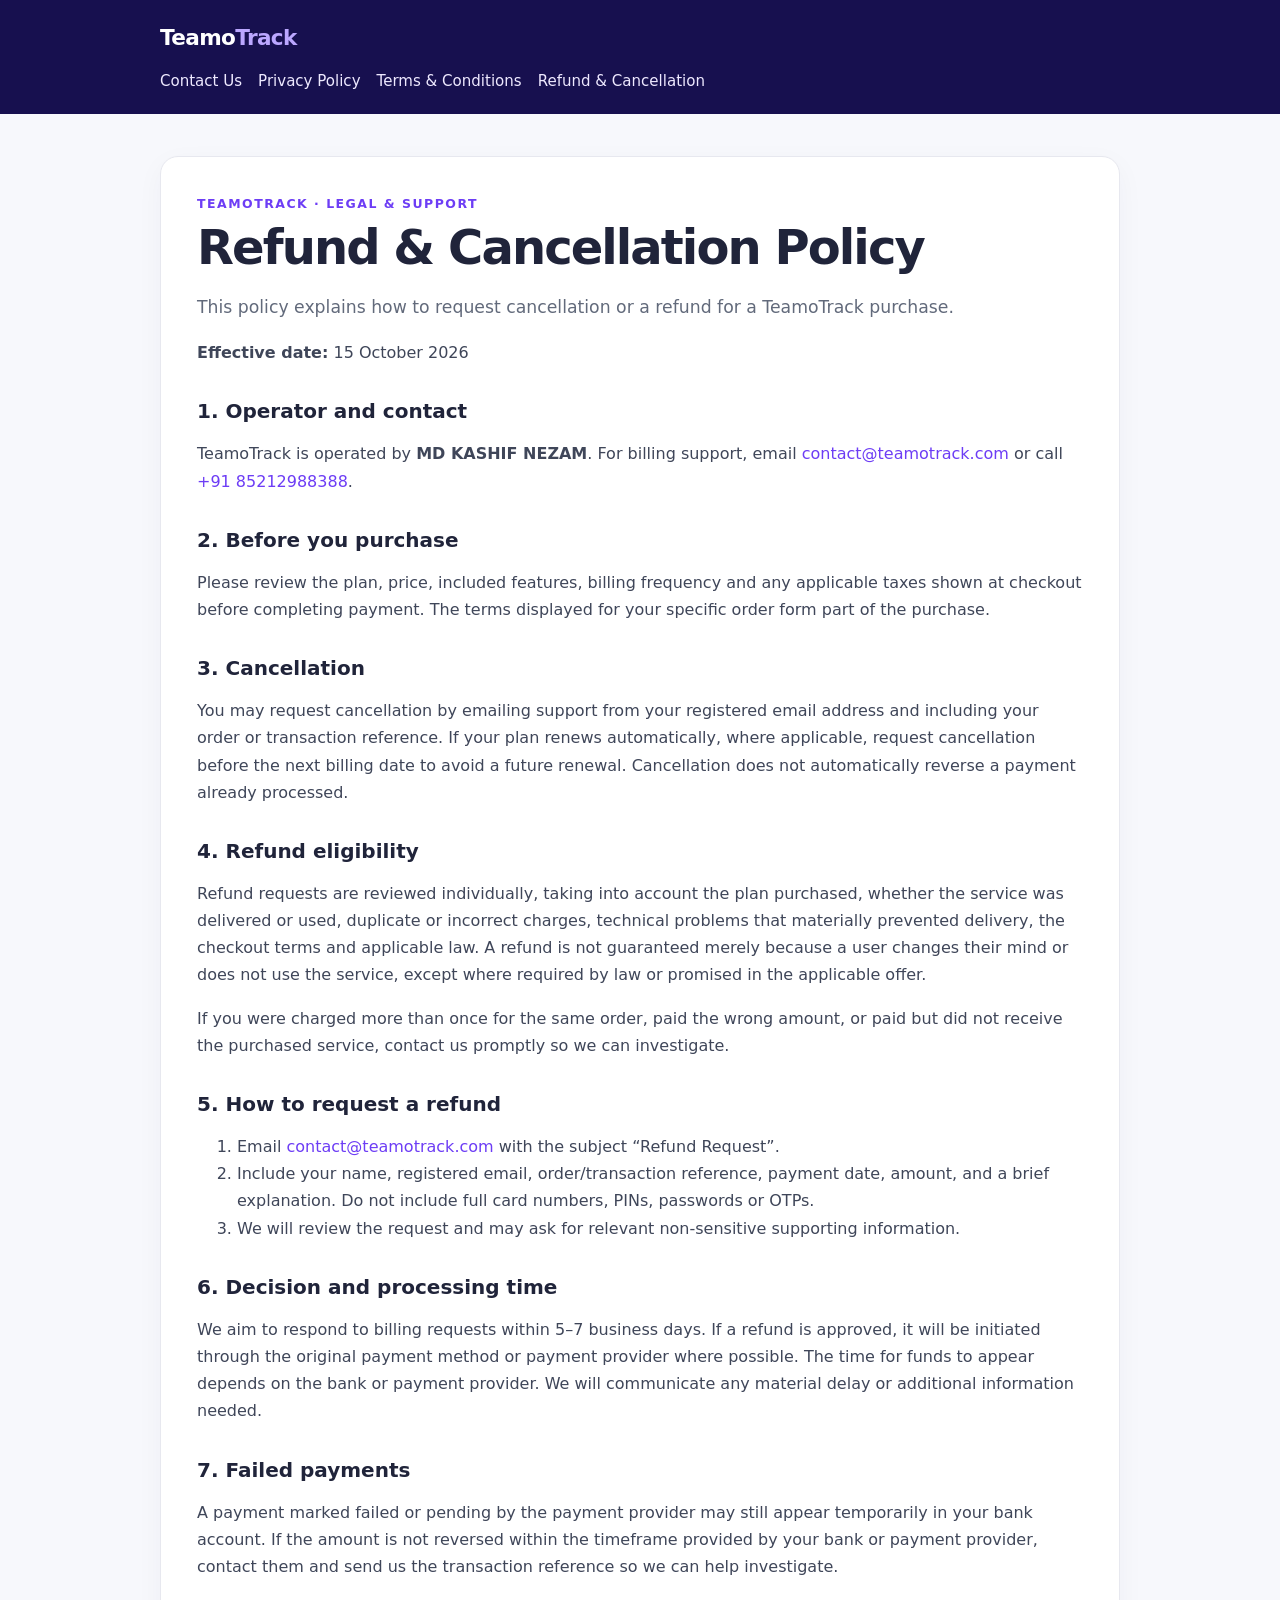
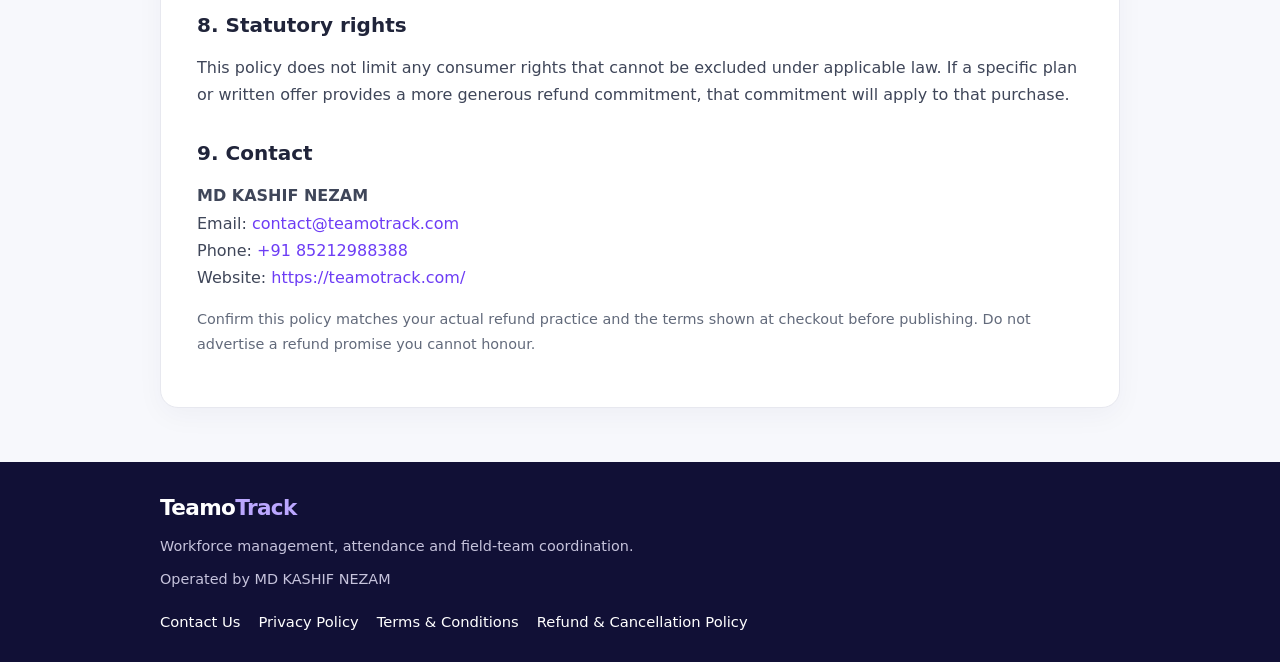
<file: refund-policy.html>
<!doctype html>
<html lang="en">
<head>
<meta charset="utf-8">
<meta name="viewport" content="width=device-width, initial-scale=1">
<meta name="description" content="Review TeamoTrack&#x27;s refund and cancellation process, refund request requirements, payment investigations and billing support contact details.">
<title>Refund &amp; Cancellation Policy | TeamoTrack</title>
<style>
:root{--navy:#17104f;--purple:#6d3df5;--ink:#20243a;--muted:#626a7b;--line:#e7e8ef;--bg:#f7f8fc;--card:#fff}
*{box-sizing:border-box}
body{margin:0;font-family:Inter,ui-sans-serif,system-ui,-apple-system,BlinkMacSystemFont,"Segoe UI",sans-serif;color:var(--ink);background:var(--bg);line-height:1.7}
a{color:var(--purple);text-decoration:none}a:hover{text-decoration:underline}
.site-header{background:var(--navy);color:#fff;padding:20px 24px}
.header-inner,main,.footer-inner{width:min(100% - 32px,960px);margin:auto}
.brand{font-weight:800;font-size:1.35rem;letter-spacing:-.03em;color:#fff}
.brand span{color:#bba7ff}
nav{display:flex;gap:16px;flex-wrap:wrap;margin-top:12px;font-size:.94rem}
nav a{color:#eee9ff}
main{padding:42px 0 54px}
.eyebrow{font-size:.78rem;text-transform:uppercase;letter-spacing:.12em;font-weight:800;color:var(--purple)}
h1{font-size:clamp(2rem,5vw,3rem);line-height:1.15;letter-spacing:-.04em;margin:.35rem 0 1rem}
h2{font-size:1.25rem;line-height:1.3;margin:2rem 0 .6rem}
p,li{color:#3f4659}
.intro{font-size:1.08rem;color:var(--muted);max-width:760px}
.card{background:var(--card);border:1px solid var(--line);border-radius:18px;padding:clamp(20px,4vw,36px);box-shadow:0 8px 28px rgba(25,22,70,.04)}
.notice{border-left:4px solid var(--purple);background:#f2efff;padding:14px 16px;border-radius:8px;color:#34304f}
dl{display:grid;grid-template-columns:170px 1fr;gap:10px 20px}
dt{font-weight:700}dd{margin:0;color:#3f4659}
footer{background:#111036;color:#e8e5ff;padding:28px 0}
.footer-inner{display:flex;justify-content:space-between;gap:18px;align-items:flex-start;flex-wrap:wrap}
footer p{color:#c6c3dc;margin:8px 0 0;font-size:.9rem}
.footer-links{display:flex;gap:10px 18px;flex-wrap:wrap}
.footer-links a{color:#fff;font-size:.92rem}
.small{font-size:.9rem;color:var(--muted)}
@media(max-width:600px){.site-header{padding:18px 0}nav{gap:10px 14px}main{padding-top:28px}dl{grid-template-columns:1fr;gap:2px}dd{margin-bottom:12px}}
</style>
</head>
<body>
<header class="site-header"><div class="header-inner">
<a class="brand" href="https://teamotrack.com/">Teamo<span>Track</span></a>
<nav aria-label="Legal and support">
<a href="contact.html">Contact Us</a>
<a href="privacy-policy.html">Privacy Policy</a>
<a href="terms-and-conditions.html">Terms &amp; Conditions</a>
<a href="refund-policy.html">Refund &amp; Cancellation</a>
</nav></div></header>
<main><div class="card">
<div class="eyebrow">TeamoTrack · Legal &amp; Support</div>

<h1>Refund &amp; Cancellation Policy</h1>
<p class="intro">This policy explains how to request cancellation or a refund for a TeamoTrack purchase.</p>
<p><strong>Effective date:</strong> 15 October 2026</p>
<h2>1. Operator and contact</h2>
<p>TeamoTrack is operated by <strong>MD KASHIF NEZAM</strong>. For billing support, email <a href="mailto:contact@teamotrack.com">contact@teamotrack.com</a> or call <a href="tel:+9185212988388">+91 85212988388</a>.</p>
<h2>2. Before you purchase</h2>
<p>Please review the plan, price, included features, billing frequency and any applicable taxes shown at checkout before completing payment. The terms displayed for your specific order form part of the purchase.</p>
<h2>3. Cancellation</h2>
<p>You may request cancellation by emailing support from your registered email address and including your order or transaction reference. If your plan renews automatically, where applicable, request cancellation before the next billing date to avoid a future renewal. Cancellation does not automatically reverse a payment already processed.</p>
<h2>4. Refund eligibility</h2>
<p>Refund requests are reviewed individually, taking into account the plan purchased, whether the service was delivered or used, duplicate or incorrect charges, technical problems that materially prevented delivery, the checkout terms and applicable law. A refund is not guaranteed merely because a user changes their mind or does not use the service, except where required by law or promised in the applicable offer.</p>
<p>If you were charged more than once for the same order, paid the wrong amount, or paid but did not receive the purchased service, contact us promptly so we can investigate.</p>
<h2>5. How to request a refund</h2>
<ol>
<li>Email <a href="mailto:contact@teamotrack.com">contact@teamotrack.com</a> with the subject “Refund Request”.</li>
<li>Include your name, registered email, order/transaction reference, payment date, amount, and a brief explanation. Do not include full card numbers, PINs, passwords or OTPs.</li>
<li>We will review the request and may ask for relevant non-sensitive supporting information.</li>
</ol>
<h2>6. Decision and processing time</h2>
<p>We aim to respond to billing requests within 5–7 business days. If a refund is approved, it will be initiated through the original payment method or payment provider where possible. The time for funds to appear depends on the bank or payment provider. We will communicate any material delay or additional information needed.</p>
<h2>7. Failed payments</h2>
<p>A payment marked failed or pending by the payment provider may still appear temporarily in your bank account. If the amount is not reversed within the timeframe provided by your bank or payment provider, contact them and send us the transaction reference so we can help investigate.</p>
<h2>8. Statutory rights</h2>
<p>This policy does not limit any consumer rights that cannot be excluded under applicable law. If a specific plan or written offer provides a more generous refund commitment, that commitment will apply to that purchase.</p>
<h2>9. Contact</h2>
<p><strong>MD KASHIF NEZAM</strong><br>Email: <a href="mailto:contact@teamotrack.com">contact@teamotrack.com</a><br>Phone: <a href="tel:+9185212988388">+91 85212988388</a><br>Website: <a href="https://teamotrack.com/">https://teamotrack.com/</a></p>
<p class="small">Confirm this policy matches your actual refund practice and the terms shown at checkout before publishing. Do not advertise a refund promise you cannot honour.</p>

</div></main>
<footer><div class="footer-inner">
<div><a class="brand" href="https://teamotrack.com/">Teamo<span>Track</span></a>
<p>Workforce management, attendance and field-team coordination.</p>
<p>Operated by MD KASHIF NEZAM</p></div>
<div class="footer-links" aria-label="Footer links">
<a href="contact.html">Contact Us</a>
<a href="privacy-policy.html">Privacy Policy</a>
<a href="terms-and-conditions.html">Terms &amp; Conditions</a>
<a href="refund-policy.html">Refund &amp; Cancellation Policy</a>
</div></div></footer>
</body></html>
</file>
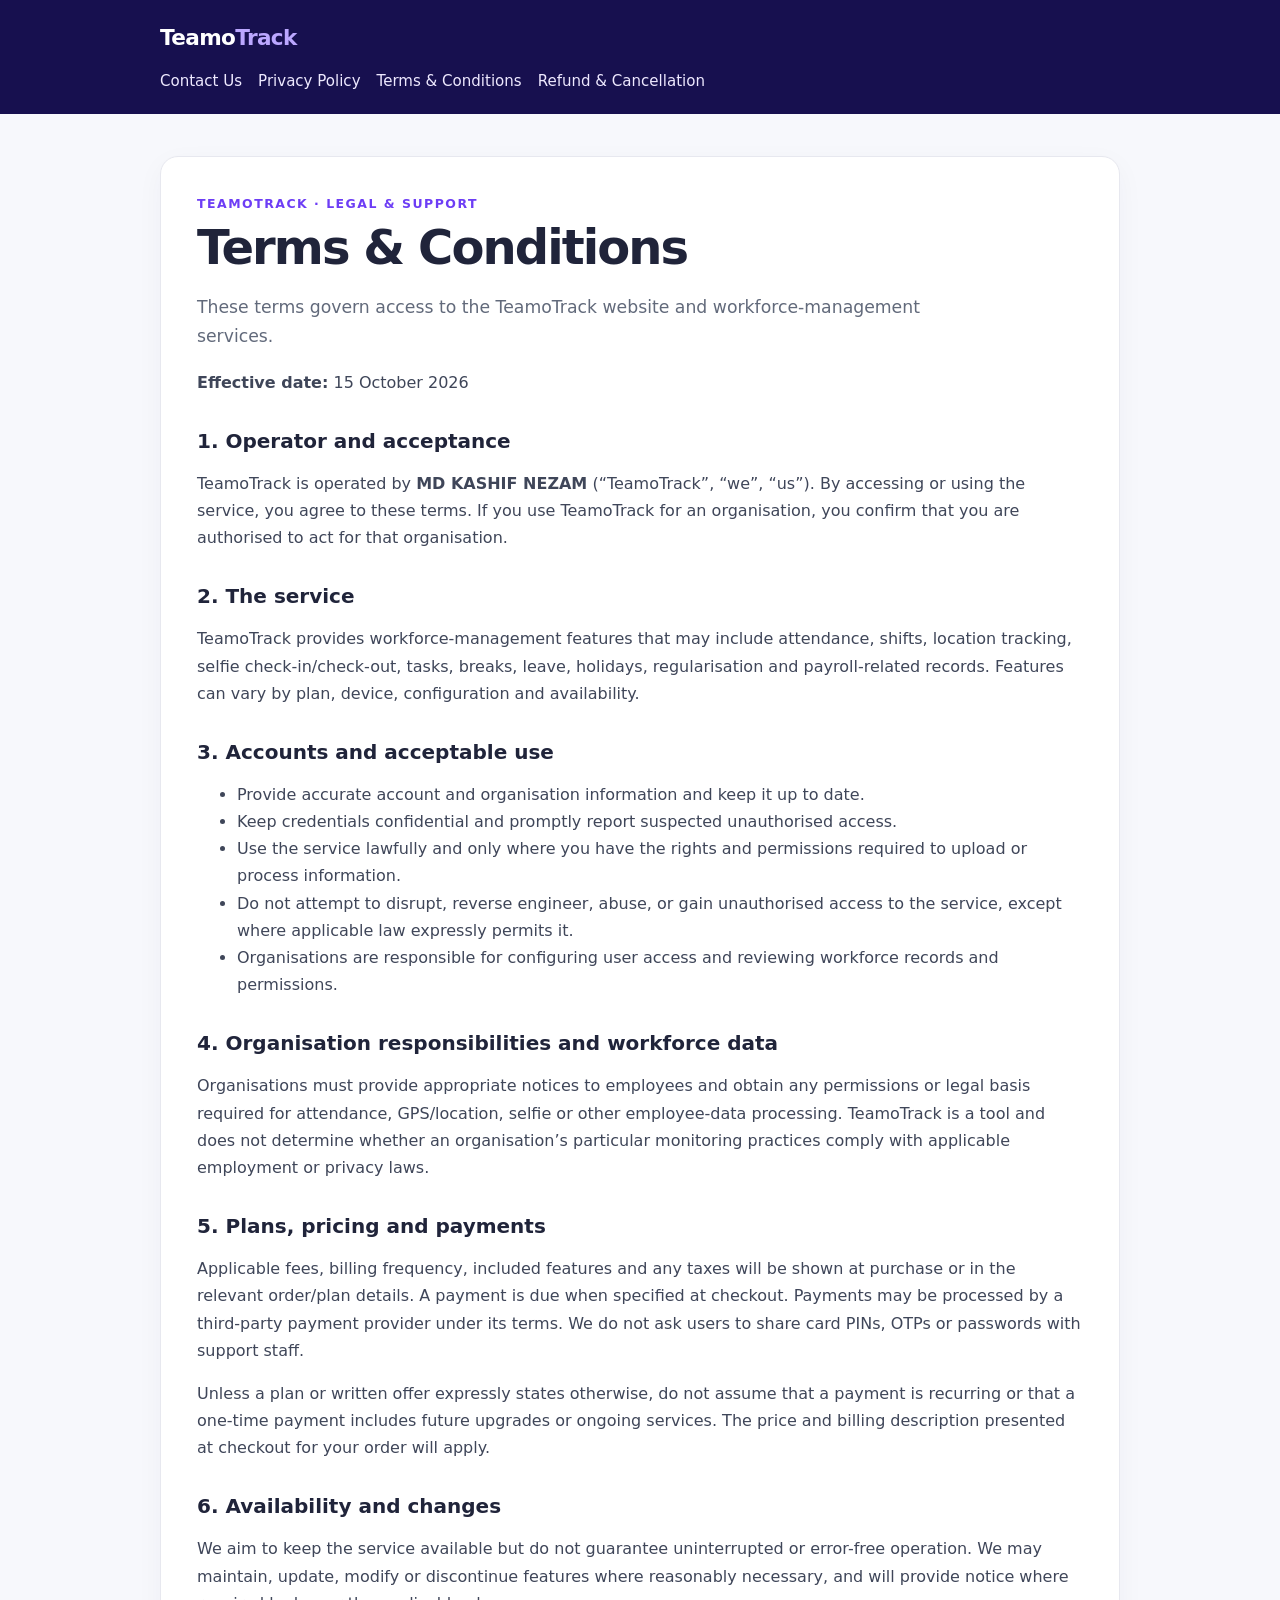
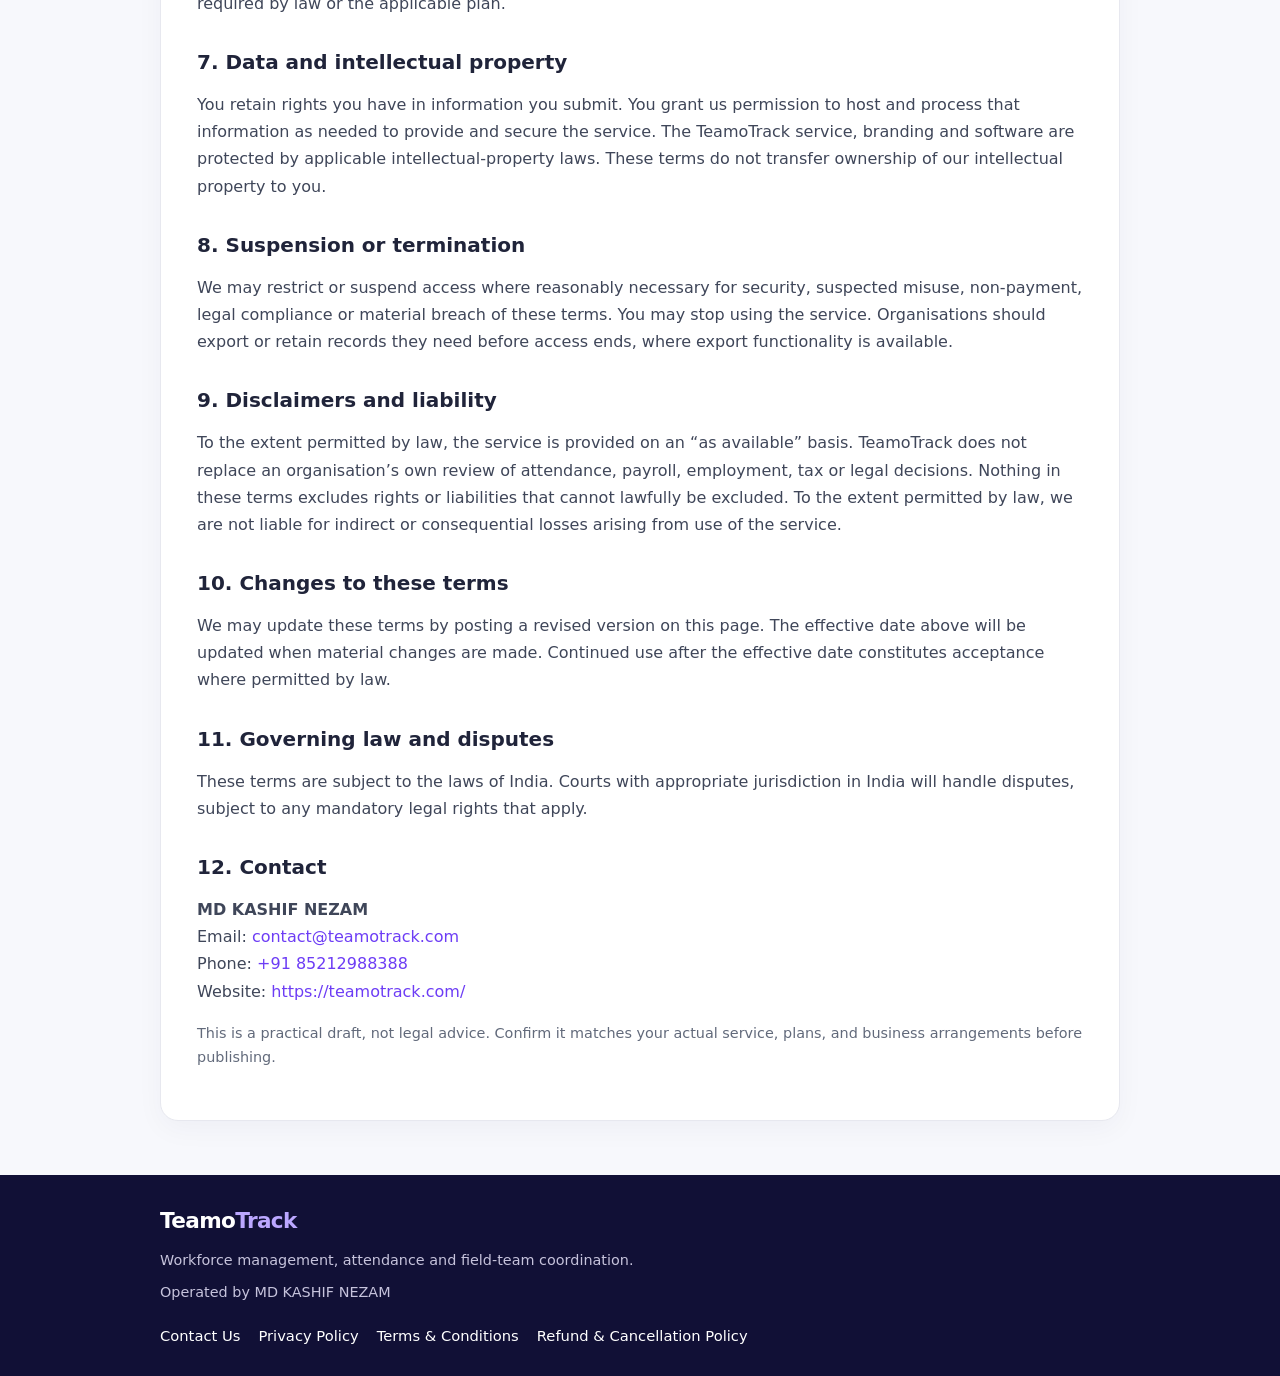
<file: terms-and-conditions.html>
<!doctype html>
<html lang="en">
<head>
<meta charset="utf-8">
<meta name="viewport" content="width=device-width, initial-scale=1">
<meta name="description" content="Review the terms for using TeamoTrack workforce management services, including accounts, acceptable use, plans, payments and support.">
<title>Terms &amp; Conditions | TeamoTrack</title>
<style>
:root{--navy:#17104f;--purple:#6d3df5;--ink:#20243a;--muted:#626a7b;--line:#e7e8ef;--bg:#f7f8fc;--card:#fff}
*{box-sizing:border-box}
body{margin:0;font-family:Inter,ui-sans-serif,system-ui,-apple-system,BlinkMacSystemFont,"Segoe UI",sans-serif;color:var(--ink);background:var(--bg);line-height:1.7}
a{color:var(--purple);text-decoration:none}a:hover{text-decoration:underline}
.site-header{background:var(--navy);color:#fff;padding:20px 24px}
.header-inner,main,.footer-inner{width:min(100% - 32px,960px);margin:auto}
.brand{font-weight:800;font-size:1.35rem;letter-spacing:-.03em;color:#fff}
.brand span{color:#bba7ff}
nav{display:flex;gap:16px;flex-wrap:wrap;margin-top:12px;font-size:.94rem}
nav a{color:#eee9ff}
main{padding:42px 0 54px}
.eyebrow{font-size:.78rem;text-transform:uppercase;letter-spacing:.12em;font-weight:800;color:var(--purple)}
h1{font-size:clamp(2rem,5vw,3rem);line-height:1.15;letter-spacing:-.04em;margin:.35rem 0 1rem}
h2{font-size:1.25rem;line-height:1.3;margin:2rem 0 .6rem}
p,li{color:#3f4659}
.intro{font-size:1.08rem;color:var(--muted);max-width:760px}
.card{background:var(--card);border:1px solid var(--line);border-radius:18px;padding:clamp(20px,4vw,36px);box-shadow:0 8px 28px rgba(25,22,70,.04)}
.notice{border-left:4px solid var(--purple);background:#f2efff;padding:14px 16px;border-radius:8px;color:#34304f}
dl{display:grid;grid-template-columns:170px 1fr;gap:10px 20px}
dt{font-weight:700}dd{margin:0;color:#3f4659}
footer{background:#111036;color:#e8e5ff;padding:28px 0}
.footer-inner{display:flex;justify-content:space-between;gap:18px;align-items:flex-start;flex-wrap:wrap}
footer p{color:#c6c3dc;margin:8px 0 0;font-size:.9rem}
.footer-links{display:flex;gap:10px 18px;flex-wrap:wrap}
.footer-links a{color:#fff;font-size:.92rem}
.small{font-size:.9rem;color:var(--muted)}
@media(max-width:600px){.site-header{padding:18px 0}nav{gap:10px 14px}main{padding-top:28px}dl{grid-template-columns:1fr;gap:2px}dd{margin-bottom:12px}}
</style>
</head>
<body>
<header class="site-header"><div class="header-inner">
<a class="brand" href="https://teamotrack.com/">Teamo<span>Track</span></a>
<nav aria-label="Legal and support">
<a href="contact.html">Contact Us</a>
<a href="privacy-policy.html">Privacy Policy</a>
<a href="terms-and-conditions.html">Terms &amp; Conditions</a>
<a href="refund-policy.html">Refund &amp; Cancellation</a>
</nav></div></header>
<main><div class="card">
<div class="eyebrow">TeamoTrack · Legal &amp; Support</div>

<h1>Terms &amp; Conditions</h1>
<p class="intro">These terms govern access to the TeamoTrack website and workforce-management services.</p>
<p><strong>Effective date:</strong> 15 October 2026</p>
<h2>1. Operator and acceptance</h2>
<p>TeamoTrack is operated by <strong>MD KASHIF NEZAM</strong> (“TeamoTrack”, “we”, “us”). By accessing or using the service, you agree to these terms. If you use TeamoTrack for an organisation, you confirm that you are authorised to act for that organisation.</p>
<h2>2. The service</h2>
<p>TeamoTrack provides workforce-management features that may include attendance, shifts, location tracking, selfie check-in/check-out, tasks, breaks, leave, holidays, regularisation and payroll-related records. Features can vary by plan, device, configuration and availability.</p>
<h2>3. Accounts and acceptable use</h2>
<ul>
<li>Provide accurate account and organisation information and keep it up to date.</li>
<li>Keep credentials confidential and promptly report suspected unauthorised access.</li>
<li>Use the service lawfully and only where you have the rights and permissions required to upload or process information.</li>
<li>Do not attempt to disrupt, reverse engineer, abuse, or gain unauthorised access to the service, except where applicable law expressly permits it.</li>
<li>Organisations are responsible for configuring user access and reviewing workforce records and permissions.</li>
</ul>
<h2>4. Organisation responsibilities and workforce data</h2>
<p>Organisations must provide appropriate notices to employees and obtain any permissions or legal basis required for attendance, GPS/location, selfie or other employee-data processing. TeamoTrack is a tool and does not determine whether an organisation’s particular monitoring practices comply with applicable employment or privacy laws.</p>
<h2>5. Plans, pricing and payments</h2>
<p>Applicable fees, billing frequency, included features and any taxes will be shown at purchase or in the relevant order/plan details. A payment is due when specified at checkout. Payments may be processed by a third-party payment provider under its terms. We do not ask users to share card PINs, OTPs or passwords with support staff.</p>
<p>Unless a plan or written offer expressly states otherwise, do not assume that a payment is recurring or that a one-time payment includes future upgrades or ongoing services. The price and billing description presented at checkout for your order will apply.</p>
<h2>6. Availability and changes</h2>
<p>We aim to keep the service available but do not guarantee uninterrupted or error-free operation. We may maintain, update, modify or discontinue features where reasonably necessary, and will provide notice where required by law or the applicable plan.</p>
<h2>7. Data and intellectual property</h2>
<p>You retain rights you have in information you submit. You grant us permission to host and process that information as needed to provide and secure the service. The TeamoTrack service, branding and software are protected by applicable intellectual-property laws. These terms do not transfer ownership of our intellectual property to you.</p>
<h2>8. Suspension or termination</h2>
<p>We may restrict or suspend access where reasonably necessary for security, suspected misuse, non-payment, legal compliance or material breach of these terms. You may stop using the service. Organisations should export or retain records they need before access ends, where export functionality is available.</p>
<h2>9. Disclaimers and liability</h2>
<p>To the extent permitted by law, the service is provided on an “as available” basis. TeamoTrack does not replace an organisation’s own review of attendance, payroll, employment, tax or legal decisions. Nothing in these terms excludes rights or liabilities that cannot lawfully be excluded. To the extent permitted by law, we are not liable for indirect or consequential losses arising from use of the service.</p>
<h2>10. Changes to these terms</h2>
<p>We may update these terms by posting a revised version on this page. The effective date above will be updated when material changes are made. Continued use after the effective date constitutes acceptance where permitted by law.</p>
<h2>11. Governing law and disputes</h2>
<p>These terms are subject to the laws of India. Courts with appropriate jurisdiction in India will handle disputes, subject to any mandatory legal rights that apply.</p>
<h2>12. Contact</h2>
<p><strong>MD KASHIF NEZAM</strong><br>Email: <a href="mailto:contact@teamotrack.com">contact@teamotrack.com</a><br>Phone: <a href="tel:+9185212988388">+91 85212988388</a><br>Website: <a href="https://teamotrack.com/">https://teamotrack.com/</a></p>
<p class="small">This is a practical draft, not legal advice. Confirm it matches your actual service, plans, and business arrangements before publishing.</p>

</div></main>
<footer><div class="footer-inner">
<div><a class="brand" href="https://teamotrack.com/">Teamo<span>Track</span></a>
<p>Workforce management, attendance and field-team coordination.</p>
<p>Operated by MD KASHIF NEZAM</p></div>
<div class="footer-links" aria-label="Footer links">
<a href="contact.html">Contact Us</a>
<a href="privacy-policy.html">Privacy Policy</a>
<a href="terms-and-conditions.html">Terms &amp; Conditions</a>
<a href="refund-policy.html">Refund &amp; Cancellation Policy</a>
</div></div></footer>
</body></html>
</file>
<file: assets/css/style.css>
/* =========================================================
   TEAMOTRACK WEBSITE
   Premium SaaS UI
   Part 1
=========================================================*/

/*==========================
RESET
==========================*/

*,
*::before,
*::after {
    margin: 0;
    padding: 0;
    box-sizing: border-box;
}

html {
    scroll-behavior: smooth;
}

body {

    font-family: 'Inter', sans-serif;

    background: #ffffff;

    color: #0f172a;

    overflow-x: hidden;

    line-height: 1.6;

    -webkit-font-smoothing: antialiased;

}

img {

    max-width: 100%;

    display: block;

}

a {

    text-decoration: none;

    color: inherit;

}

button {

    border: none;

    cursor: pointer;

    font-family: inherit;

}

ul {

    list-style: none;

}



/*==========================
VARIABLES
==========================*/

:root {

    --primary: #2563EB;

    --primary-dark: #1d4ed8;

    --secondary: #0f172a;

    --accent: #10b981;

    --text: #334155;

    --white: #ffffff;

    --light: #f8fafc;

    --border: #e2e8f0;

    --shadow: 0 10px 40px rgba(15, 23, 42, .08);

    --radius: 18px;

    --transition: .35s ease;

}



/*==========================
GLOBAL
==========================*/

.container {

    width: min(1180px, 92%);

    margin: auto;

}

section {

    padding: 90px 0;

}

.section-heading {

    text-align: center;

    max-width: 760px;

    margin: auto;

    margin-bottom: 70px;

}

.section-badge {

    display: inline-block;

    background: #e0edff;

    color: var(--primary);

    padding: 8px 18px;

    border-radius: 100px;

    font-weight: 700;

    font-size: 14px;

    margin-bottom: 20px;

}

.section-heading h2 {

    font-size: 46px;

    line-height: 1.2;

    margin-bottom: 20px;

    font-weight: 800;

}

.section-heading p {

    color: var(--text);

    font-size: 18px;

}



/*==========================
ANNOUNCEMENT
==========================*/

.announcement {

    background: #0f172a;

    color: #fff;

    padding: 12px 0;

    text-align: center;

    font-size: 15px;

}

.announcement a {

    color: #60a5fa;

    font-weight: 700;

    margin-left: 10px;

}



/*==========================
NAVBAR
==========================*/

.header {

    position: sticky;

    top: 0;

    z-index: 1000;

    backdrop-filter: blur(18px);

    background: rgba(255, 255, 255, .80);

    border-bottom: 1px solid rgba(0, 0, 0, .05);

}

.navbar {

    display: flex;

    align-items: center;

    justify-content: space-between;

    min-height: 82px;

}

.logo {

    display: flex;

    align-items: center;

    gap: 12px;

    font-size: 28px;

    font-weight: 800;

    color: var(--secondary);

}

.logo img {

    width: 42px;

}

.logo span {

    color: var(--primary);

}

.nav {

    display: flex;

    gap: 35px;

}

.nav a {

    color: #475569;

    font-weight: 600;

    transition: var(--transition);

}

.nav a:hover {

    color: var(--primary);

}

.nav-buttons {

    display: flex;

    gap: 16px;

}

.mobile-menu {

    display: none;

    background: none;

    font-size: 30px;

}



/*==========================
BUTTONS
==========================*/

.btn-primary {

    display: inline-flex;

    align-items: center;

    justify-content: center;

    padding: 15px 34px;

    border-radius: 14px;

    background: var(--primary);

    color: #fff;

    font-weight: 700;

    transition: var(--transition);

    box-shadow: 0 10px 30px rgba(37, 99, 235, .25);

}

.btn-primary:hover {

    transform: translateY(-3px);

    background: var(--primary-dark);

}

.btn-outline {

    display: inline-flex;

    align-items: center;

    justify-content: center;

    padding: 15px 34px;

    border-radius: 14px;

    border: 2px solid var(--primary);

    color: var(--primary);

    font-weight: 700;

    transition: var(--transition);

}

.btn-outline:hover {

    background: var(--primary);

    color: #fff;

}

.big-btn {

    min-width: 190px;

}



/*==========================
HERO
==========================*/

.hero {

    position: relative;

    overflow: hidden;

    padding-top: 120px;

    padding-bottom: 120px;

}

.hero-grid {

    display: grid;

    grid-template-columns: 1.1fr .9fr;

    align-items: center;

    gap: 70px;

}

.hero-left {

    position: relative;

    z-index: 2;

}

.badge {

    display: inline-block;

    padding: 10px 18px;

    border-radius: 100px;

    background: #eaf2ff;

    color: var(--primary);

    font-weight: 700;

    margin-bottom: 25px;

}

.hero h1 {

    font-size: 66px;

    font-weight: 900;

    line-height: 1.08;

    margin-bottom: 28px;

}

.hero h1 span {

    color: var(--primary);

}

.hero p {

    color: var(--text);

    font-size: 20px;

    max-width: 620px;

}

.hero-buttons {

    display: flex;

    gap: 20px;

    margin-top: 40px;

}



/*==========================
HERO STATS
==========================*/

.hero-stats {

    display: flex;

    gap: 50px;

    margin-top: 60px;

}

.hero-stats h3 {

    font-size: 42px;

    color: var(--primary);

    font-weight: 800;

}

.hero-stats p {

    font-size: 15px;

    color: #64748b;

}



/*==========================
DASHBOARD
==========================*/

.hero-right {

    position: relative;

}

.dashboard-card {

    background: #fff;

    border-radius: 25px;

    box-shadow: var(--shadow);

    overflow: hidden;

}

.dashboard-card img {

    width: 100%;

}



/*==========================
FLOATING CARDS
==========================*/

.floating-card {

    position: absolute;

    background: #fff;

    border-radius: 15px;

    padding: 16px 22px;

    box-shadow: var(--shadow);

    font-weight: 700;

    animation: float 5s ease-in-out infinite;

}

.card-one {

    top: 8%;

    left: -40px;

}

.card-two {

    bottom: 15%;

    left: -30px;

}

.card-three {

    right: -30px;

    top: 20%;

}



/*==========================
BLUR
==========================*/

.hero-blur {

    position: absolute;

    border-radius: 50%;

    filter: blur(120px);

    opacity: .45;

}

.hero-blur-one {

    width: 450px;

    height: 450px;

    background: #93c5fd;

    top: -120px;

    left: -150px;

}

.hero-blur-two {

    width: 380px;

    height: 380px;

    background: #bfdbfe;

    bottom: -120px;

    right: -80px;

}



/*==========================
TRUSTED
==========================*/

.trusted {

    background: #f8fafc;

    border-top: 1px solid var(--border);

    border-bottom: 1px solid var(--border);

}

.trusted p {

    text-align: center;

    font-weight: 700;

    color: #64748b;

    margin-bottom: 40px;

}

.logo-slider {

    display: grid;

    grid-template-columns: repeat(6, 1fr);

    gap: 25px;

}

.logo-slider div {

    background: #fff;

    border-radius: 14px;

    padding: 25px;

    text-align: center;

    font-weight: 700;

    box-shadow: 0 6px 18px rgba(0, 0, 0, .04);

    transition: .3s;

}

.logo-slider div:hover {

    transform: translateY(-6px);

}



/*==========================
ANIMATION
==========================*/

@keyframes float {

    0% {

        transform: translateY(0);

    }

    50% {

        transform: translateY(-15px);

    }

    100% {

        transform: translateY(0);

    }

}



/*==========================
RESPONSIVE
==========================*/

@media(max-width:992px) {

    .hero-grid {

        grid-template-columns: 1fr;

        text-align: center;

    }

    .hero-buttons {

        justify-content: center;

    }

    .hero-stats {

        justify-content: center;

    }

    .nav {

        display: none;

    }

    .nav-buttons {

        display: none;

    }

    .mobile-menu {

        display: block;

    }

    .logo-slider {

        grid-template-columns: repeat(2, 1fr);

    }

    .hero h1 {

        font-size: 48px;

    }

    .section-heading h2 {

        font-size: 36px;

    }

}

@media(max-width:600px) {

    .hero {

        padding-top: 80px;

    }

    .hero h1 {

        font-size: 38px;

    }

    .hero p {

        font-size: 17px;

    }

    .hero-buttons {

        flex-direction: column;

    }

    .hero-stats {

        flex-direction: column;

        gap: 20px;

    }

    .section-heading h2 {

        font-size: 30px;

    }

    .logo-slider {

        grid-template-columns: 1fr;

    }

}

/*=========================================================
SHOWCASE
=========================================================*/

.showcase {
    background: var(--white);
}

.showcase-grid {
    display: grid;
    grid-template-columns: 1fr 1fr;
    gap: 70px;
    align-items: center;
}

.showcase-content {
    display: flex;
    flex-direction: column;
    gap: 28px;
}

.feature-item {
    display: flex;
    align-items: flex-start;
    gap: 20px;
    padding: 28px;
    background: #fff;
    border: 1px solid var(--border);
    border-radius: 18px;
    box-shadow: 0 10px 35px rgba(15, 23, 42, .05);
    transition: var(--transition);
}

.feature-item:hover {
    transform: translateY(-8px);
    box-shadow: 0 25px 45px rgba(15, 23, 42, .12);
}

.feature-icon {
    width: 62px;
    height: 62px;
    border-radius: 16px;
    background: #eff6ff;
    color: var(--primary);
    display: flex;
    align-items: center;
    justify-content: center;
    font-size: 30px;
    flex-shrink: 0;
}

.feature-item h3 {
    font-size: 24px;
    margin-bottom: 10px;
}

.feature-item p {
    color: var(--text);
}

.showcase-image {
    position: relative;
}

.showcase-image img {
    width: 100%;
    border-radius: 22px;
    box-shadow: 0 30px 70px rgba(15, 23, 42, .10);
}



/*=========================================================
FEATURES
=========================================================*/

.features {
    background: #f8fafc;
}

.feature-grid {
    display: grid;
    grid-template-columns: repeat(auto-fit, minmax(250px, 1fr));
    gap: 28px;
}

.feature-card {

    background: #fff;

    border-radius: 20px;

    padding: 35px;

    border: 1px solid var(--border);

    transition: all .35s ease;

    position: relative;

    overflow: hidden;

}

.feature-card::before {

    content: "";

    position: absolute;

    top: 0;

    left: 0;

    width: 100%;

    height: 4px;

    background: var(--primary);

    transform: scaleX(0);

    transition: .4s;

}

.feature-card:hover {

    transform: translateY(-12px);

    box-shadow: 0 25px 45px rgba(15, 23, 42, .10);

}

.feature-card:hover::before {

    transform: scaleX(1);

}

.card-icon {

    width: 70px;

    height: 70px;

    border-radius: 18px;

    background: #eff6ff;

    display: flex;

    align-items: center;

    justify-content: center;

    font-size: 34px;

    margin-bottom: 22px;

}

.feature-card h3 {

    font-size: 24px;

    margin-bottom: 15px;

}

.feature-card p {

    color: var(--text);

}



/*=========================================================
HOW IT WORKS
=========================================================*/

.how-it-works {
    background: #fff;
}

.steps {

    display: grid;

    grid-template-columns: repeat(4, 1fr);

    gap: 30px;

}

.step {

    background: #fff;

    border: 1px solid var(--border);

    border-radius: 22px;

    padding: 40px 30px;

    text-align: center;

    transition: .35s;

    position: relative;

}

.step:hover {

    transform: translateY(-10px);

    box-shadow: 0 25px 45px rgba(15, 23, 42, .10);

}

.step-number {

    width: 72px;

    height: 72px;

    margin: auto;

    margin-bottom: 22px;

    border-radius: 50%;

    background: linear-gradient(135deg, #2563EB, #3B82F6);

    color: #fff;

    display: flex;

    align-items: center;

    justify-content: center;

    font-size: 30px;

    font-weight: 800;

}

.step h3 {

    margin-bottom: 15px;

    font-size: 24px;

}

.step p {

    color: var(--text);

}



/*=========================================================
WHY US
=========================================================*/

.why-us {

    background: #f8fafc;

}

.why-grid {

    display: grid;

    grid-template-columns: 1fr 1fr;

    gap: 70px;

    align-items: center;

}

.why-grid img {

    width: 100%;

    border-radius: 24px;

    box-shadow: 0 25px 55px rgba(15, 23, 42, .10);

}

.why-grid h2 {

    font-size: 46px;

    margin: 20px 0;

}

.why-grid p {

    color: var(--text);

    font-size: 18px;

    margin-bottom: 30px;

}

.check-list {

    display: grid;

    grid-template-columns: repeat(2, 1fr);

    gap: 18px;

}

.check-list li {

    background: #fff;

    padding: 16px 20px;

    border-radius: 14px;

    border: 1px solid var(--border);

    font-weight: 600;

    transition: .3s;

}

.check-list li:hover {

    background: #eff6ff;

    border-color: #bfdbfe;

}



/*=========================================================
STATISTICS
=========================================================*/

.stats {

    background: linear-gradient(135deg, #2563EB, #1E40AF);

    color: #fff;

}

.stats .container {

    display: grid;

    grid-template-columns: repeat(4, 1fr);

    gap: 25px;

}

.stat-box {

    text-align: center;

    padding: 45px 20px;

}

.stat-box h2 {

    font-size: 54px;

    font-weight: 900;

    margin-bottom: 12px;

}

.stat-box p {

    font-size: 18px;

    opacity: .92;

}



/*=========================================================
INDUSTRIES
=========================================================*/

.industries {

    background: #fff;

}

.industry-grid {

    display: grid;

    grid-template-columns: repeat(auto-fit, minmax(260px, 1fr));

    gap: 30px;

}

.industry-card {

    background: #fff;

    border: 1px solid var(--border);

    border-radius: 22px;

    padding: 40px 30px;

    transition: .35s;

    text-align: center;

    position: relative;

    overflow: hidden;

}

.industry-card::after {

    content: "";

    position: absolute;

    left: 0;

    bottom: 0;

    width: 100%;

    height: 4px;

    background: var(--primary);

    transform: scaleX(0);

    transition: .35s;

}

.industry-card:hover {

    transform: translateY(-12px);

    box-shadow: 0 25px 45px rgba(15, 23, 42, .12);

}

.industry-card:hover::after {

    transform: scaleX(1);

}

.industry-card span {

    font-size: 54px;

    display: block;

    margin-bottom: 20px;

}

.industry-card h3 {

    font-size: 26px;

    margin-bottom: 15px;

}

.industry-card p {

    color: var(--text);

}



/*=========================================================
RESPONSIVE (PART 2)
=========================================================*/

@media(max-width:1100px) {

    .showcase-grid,
    .why-grid {

        grid-template-columns: 1fr;

    }

    .steps {

        grid-template-columns: repeat(2, 1fr);

    }

    .stats .container {

        grid-template-columns: repeat(2, 1fr);

    }

}

@media(max-width:768px) {

    .steps {

        grid-template-columns: 1fr;

    }

    .check-list {

        grid-template-columns: 1fr;

    }

    .stats .container {

        grid-template-columns: 1fr;

    }

    .showcase-grid {

        gap: 40px;

    }

    .why-grid {

        gap: 40px;

    }

    .why-grid h2 {

        font-size: 36px;

    }

    .feature-item {

        flex-direction: column;

        text-align: center;

    }

    .feature-icon {

        margin: auto;

    }

}

@media(max-width:576px) {

    .feature-grid {

        grid-template-columns: 1fr;

    }

    .industry-grid {

        grid-template-columns: 1fr;

    }

    .feature-card,
    .industry-card {

        padding: 28px;

    }

    .stat-box h2 {

        font-size: 42px;

    }

}

/*=========================================================
TESTIMONIALS
=========================================================*/

.testimonials {
    background: var(--light);
}

.testimonial-grid {
    display: grid;
    grid-template-columns: repeat(3, 1fr);
    gap: 32px;
}

.testimonial-card {
    background: #fff;
    padding: 40px;
    border-radius: 22px;
    border: 1px solid var(--border);
    box-shadow: 0 10px 30px rgba(15, 23, 42, .05);
    transition: all .35s ease;
    position: relative;
    overflow: hidden;
}

.testimonial-card::before {
    content: "";
    position: absolute;
    top: 0;
    left: 0;
    width: 100%;
    height: 4px;
    background: var(--primary);
    transform: scaleX(0);
    transition: .35s;
}

.testimonial-card:hover {
    transform: translateY(-12px);
    box-shadow: 0 30px 60px rgba(15, 23, 42, .12);
}

.testimonial-card:hover::before {
    transform: scaleX(1);
}

.stars {
    color: #fbbf24;
    font-size: 22px;
    margin-bottom: 20px;
}

.testimonial-card p {
    color: var(--text);
    font-size: 17px;
    line-height: 1.8;
    margin-bottom: 30px;
}

.author {
    display: flex;
    flex-direction: column;
    gap: 6px;
}

.author strong {
    font-size: 18px;
    color: var(--secondary);
}

.author span {
    color: #64748b;
}



/*=========================================================
FAQ
=========================================================*/

.faq {
    background: #fff;
}

.faq-list {
    max-width: 900px;
    margin: auto;
}

.faq-item {
    border: 1px solid var(--border);
    border-radius: 18px;
    margin-bottom: 20px;
    overflow: hidden;
    transition: .3s;
}

.faq-item:hover {
    box-shadow: 0 12px 35px rgba(15, 23, 42, .08);
}

.faq-question {

    width: 100%;

    background: #fff;

    padding: 24px 30px;

    display: flex;

    justify-content: space-between;

    align-items: center;

    font-size: 20px;

    font-weight: 700;

    text-align: left;

    transition: .3s;

}

.faq-question:hover {
    background: #f8fafc;
}

.faq-question::after {
    content: "+";
    font-size: 28px;
    color: var(--primary);
}

.faq-item.active .faq-question::after {
    content: "−";
}

.faq-answer {
    max-height: 0;
    overflow: hidden;
    transition: max-height .35s ease;
}

.faq-answer p {
    padding: 0 30px 28px;
    color: var(--text);
    line-height: 1.8;
}



/*=========================================================
CTA
=========================================================*/

.cta {
    padding: 100px 0;
    background: linear-gradient(135deg, #2563EB, #1E40AF);
}

.cta-box {

    display: flex;

    justify-content: space-between;

    align-items: center;

    gap: 50px;

    background: rgba(255, 255, 255, .08);

    backdrop-filter: blur(15px);

    padding: 60px;

    border-radius: 28px;

    border: 1px solid rgba(255, 255, 255, .15);

}

.cta h2 {
    color: #fff;
    font-size: 46px;
    margin-bottom: 18px;
    font-weight: 800;
}

.cta p {
    color: rgba(255, 255, 255, .88);
    font-size: 19px;
    max-width: 650px;
}

.cta .btn-primary {
    background: #fff;
    color: var(--primary);
    min-width: 220px;
}

.cta .btn-primary:hover {
    background: #f1f5f9;
    transform: translateY(-4px);
}



/*=========================================================
FOOTER
=========================================================*/

footer {
    background: #0f172a;
    color: #fff;
    padding-top: 90px;
}

.footer-grid {
    display: grid;
    grid-template-columns: 2fr 1fr 1fr 1fr;
    gap: 50px;
}

footer h3 {
    font-size: 34px;
    margin-bottom: 22px;
}

footer h4 {
    font-size: 20px;
    margin-bottom: 20px;
}

footer p {
    color: #cbd5e1;
    line-height: 1.8;
}

footer ul {
    display: flex;
    flex-direction: column;
    gap: 14px;
}

footer li {
    color: #cbd5e1;
}

footer a {
    transition: .3s;
}

footer a:hover {
    color: #60a5fa;
}

.copyright {

    border-top: 1px solid rgba(255, 255, 255, .08);

    margin-top: 70px;

    text-align: center;

    padding: 28px;

    color: #94a3b8;

    font-size: 15px;

}



/*=========================================================
RESPONSIVE
=========================================================*/

@media(max-width:1100px) {

    .testimonial-grid {

        grid-template-columns: 1fr 1fr;

    }

    .footer-grid {

        grid-template-columns: repeat(2, 1fr);

    }

    .cta-box {

        flex-direction: column;

        text-align: center;

    }

}

@media(max-width:768px) {

    .testimonial-grid {

        grid-template-columns: 1fr;

    }

    .footer-grid {

        grid-template-columns: 1fr;

        text-align: center;

    }

    .cta {

        padding: 70px 0;

    }

    .cta-box {

        padding: 40px 30px;

    }

    .cta h2 {

        font-size: 34px;

    }

    .faq-question {

        font-size: 18px;

        padding: 20px;

    }

    .faq-answer p {

        padding: 0 20px 20px;

    }

}

@media(max-width:576px) {

    .cta h2 {

        font-size: 28px;

    }

    .cta p {

        font-size: 16px;

    }

    footer h3 {

        font-size: 28px;

    }

}

/*=========================================================
FLOATING WHATSAPP BUTTON
=========================================================*/

.whatsapp {
    position: fixed;
    right: 24px;
    bottom: 28px;
    width: 62px;
    height: 62px;
    border-radius: 50%;
    background: #25D366;
    color: #fff;
    display: flex;
    align-items: center;
    justify-content: center;
    font-size: 28px;
    text-decoration: none;
    box-shadow: 0 15px 40px rgba(37, 211, 102, .35);
    z-index: 999;
    transition: all .35s ease;
}

.whatsapp:hover {
    transform: translateY(-6px) scale(1.08);
    box-shadow: 0 25px 50px rgba(37, 211, 102, .45);
}



/*=========================================================
SCROLL TO TOP
=========================================================*/

.top-btn {

    position: fixed;

    right: 24px;

    bottom: 105px;

    width: 54px;

    height: 54px;

    border: none;

    border-radius: 50%;

    background: var(--primary);

    color: #fff;

    font-size: 24px;

    cursor: pointer;

    opacity: 0;

    visibility: hidden;

    transition: .35s;

    box-shadow: 0 15px 35px rgba(37, 99, 235, .30);

    z-index: 998;

}

.top-btn.show {

    opacity: 1;

    visibility: visible;

}

.top-btn:hover {

    background: var(--primary-dark);

    transform: translateY(-5px);

}



/*=========================================================
MOBILE MENU
=========================================================*/

.mobile-menu {

    display: none;

    width: 46px;

    height: 46px;

    border-radius: 12px;

    background: #eff6ff;

    color: var(--primary);

    align-items: center;

    justify-content: center;

    font-size: 28px;

}

.nav.active {

    display: flex;

    flex-direction: column;

    position: absolute;

    top: 82px;

    left: 5%;

    width: 90%;

    background: #fff;

    border-radius: 20px;

    padding: 24px;

    box-shadow: 0 20px 45px rgba(15, 23, 42, .12);

    gap: 20px;

}



/*=========================================================
SECTION ANIMATIONS
=========================================================*/

.fade-up {

    opacity: 0;

    transform: translateY(40px);

    transition: all .8s ease;

}

.fade-up.show {

    opacity: 1;

    transform: translateY(0);

}

.fade-left {

    opacity: 0;

    transform: translateX(-40px);

    transition: all .8s ease;

}

.fade-left.show {

    opacity: 1;

    transform: translateX(0);

}

.fade-right {

    opacity: 0;

    transform: translateX(40px);

    transition: all .8s ease;

}

.fade-right.show {

    opacity: 1;

    transform: translateX(0);

}



/*=========================================================
IMAGE EFFECTS
=========================================================*/

.dashboard-card img,
.showcase-image img,
.why-grid img {

    transition: transform .5s ease;

}

.dashboard-card:hover img,
.showcase-image:hover img,
.why-grid:hover img {

    transform: scale(1.03);

}



/*=========================================================
CARD HOVER IMPROVEMENTS
=========================================================*/

.feature-card,
.industry-card,
.step,
.feature-item,
.testimonial-card {

    will-change: transform;

}

.feature-card:hover,
.industry-card:hover,
.step:hover,
.feature-item:hover,
.testimonial-card:hover {

    cursor: pointer;

}



/*=========================================================
TEXT SELECTION
=========================================================*/

::selection {

    background: #2563EB;

    color: #fff;

}



/*=========================================================
CUSTOM SCROLLBAR
=========================================================*/

::-webkit-scrollbar {

    width: 10px;

}

::-webkit-scrollbar-track {

    background: #f1f5f9;

}

::-webkit-scrollbar-thumb {

    background: #94a3b8;

    border-radius: 20px;

}

::-webkit-scrollbar-thumb:hover {

    background: #64748b;

}



/*=========================================================
FOCUS STATES
=========================================================*/

button:focus,
a:focus {

    outline: 3px solid rgba(37, 99, 235, .25);

    outline-offset: 3px;

}



/*=========================================================
UTILITY CLASSES
=========================================================*/

.text-center {

    text-align: center;

}

.mt-1 {
    margin-top: 10px;
}

.mt-2 {
    margin-top: 20px;
}

.mt-3 {
    margin-top: 30px;
}

.mt-4 {
    margin-top: 40px;
}

.mt-5 {
    margin-top: 50px;
}

.mb-1 {
    margin-bottom: 10px;
}

.mb-2 {
    margin-bottom: 20px;
}

.mb-3 {
    margin-bottom: 30px;
}

.mb-4 {
    margin-bottom: 40px;
}

.mb-5 {
    margin-bottom: 50px;
}

.hidden {

    display: none;

}



/*=========================================================
LOADING ANIMATION
=========================================================*/

@keyframes pulse {

    0% {

        opacity: .5;

    }

    50% {

        opacity: 1;

    }

    100% {

        opacity: .5;

    }

}

.loading {

    animation: pulse 1.5s infinite;

}

/*=========================================================
Pricing Page
=========================================================*/

.pricing-card {

    text-align: center;

    position: relative;

    overflow: hidden;

}

.pricing-card:hover {

    transform: translateY(-12px);

}

.price {

    font-size: 58px;

    font-weight: 900;

    color: var(--primary);

    margin: 30px 0;

}

.price span {

    font-size: 18px;

    color: #64748b;

    font-weight: 500;

}

.pricing-toggle {

    display: flex;

    justify-content: center;

    align-items: center;

    gap: 18px;

    margin-top: 40px;

}

.pricing-toggle span {

    font-weight: 700;

}

.switch {

    position: relative;

    display: inline-block;

    width: 64px;

    height: 34px;

}

.switch input {

    display: none;

}

.slider {

    position: absolute;

    inset: 0;

    background: #cbd5e1;

    border-radius: 50px;

    cursor: pointer;

    transition: .35s;

}

.slider::before {

    content: "";

    position: absolute;

    width: 28px;

    height: 28px;

    left: 3px;

    top: 3px;

    background: #fff;

    border-radius: 50%;

    transition: .35s;

}

.switch input:checked+.slider {

    background: #2563EB;

}

.switch input:checked+.slider::before {

    transform: translateX(30px);

}

/*=========================================================
Contact Page Extras
=========================================================*/

.contact-form {

    background: #fff;

    padding: 40px;

    border-radius: 22px;

    box-shadow: 0 20px 45px rgba(15, 23, 42, .08);

}

.contact-form .btn-primary {

    margin-top: 10px;

}

.form-group {

    margin-bottom: 18px;

}

.form-group input,
.form-group textarea,
.form-group select {

    width: 100%;

    padding: 18px;

    border: 1px solid #e2e8f0;

    border-radius: 14px;

    font-size: 16px;

    font-family: inherit;

    transition: .3s;

    background: #fff;

}

.form-group input:focus,
.form-group textarea:focus,
.form-group select:focus {

    outline: none;

    border-color: #2563EB;

    box-shadow: 0 0 0 4px rgba(37, 99, 235, .08);

}

textarea {

    resize: vertical;

    min-height: 150px;

}

@media(max-width:768px) {

    .contact-form {

        padding: 28px;

    }

}

@media(max-width:768px) {

    .price {

        font-size: 46px;

    }

    .pricing-toggle {

        flex-direction: column;

        gap: 12px;

    }

}


/*=========================================================
RESPONSIVE
=========================================================*/

@media(max-width:992px) {

    .mobile-menu {

        display: flex;

    }

    .nav {

        display: none;

    }

    .hero-grid,
    .showcase-grid,
    .why-grid {

        grid-template-columns: 1fr;

    }

    .hero {

        text-align: center;

    }

    .hero-buttons,
    .hero-stats {

        justify-content: center;

    }

    .hero-right {

        margin-top: 50px;

    }

    .dashboard-card {

        max-width: 650px;

        margin: auto;

    }

    .card-one,
    .card-two,
    .card-three {

        display: none;

    }

}

@media(max-width:768px) {

    .container {

        width: 92%;

    }

    section {

        padding: 70px 0;

    }

    .hero h1 {

        font-size: 42px;

    }

    .section-heading h2 {

        font-size: 34px;

    }

    .hero-stats {

        flex-direction: column;

        gap: 25px;

    }

    .whatsapp {

        width: 58px;

        height: 58px;

        font-size: 26px;

    }

    .top-btn {

        width: 50px;

        height: 50px;

    }

}

@media(max-width:576px) {

    .hero {

        padding-top: 70px;

        padding-bottom: 70px;

    }

    .hero h1 {

        font-size: 34px;

    }

    .hero p {

        font-size: 17px;

    }

    .hero-buttons {

        flex-direction: column;

        align-items: center;

    }

    .big-btn {

        width: 100%;

    }

    .section-heading h2 {

        font-size: 28px;

    }

    .section-heading p {

        font-size: 16px;

    }

    .logo {

        font-size: 24px;

    }

    .logo img {

        width: 36px;

    }

    .hero-stats h3 {

        font-size: 34px;

    }

    .hero-stats p {

        font-size: 14px;

    }

    .whatsapp {

        right: 16px;

        bottom: 20px;

    }

    .top-btn {

        right: 16px;

        bottom: 90px;

    }

}

urlset, sitemapindex {
    display: block;
    background-color: #ffffff;
    color: #333333;
    font-family: system-ui, -apple-system, BlinkMacSystemFont, "Segoe UI", Roboto, Helvetica, Arial, sans-serif;
    line-height: 1.5;
    margin: 0;
    padding: 24px;
    font-feature-settings: "tnum";
}

urlset::before, sitemapindex::before {
    display: block;
    background-color: #b1d1e8;
    color: #333333;
    font-size: 1.5rem;
    font-weight: 600;
    padding: 20px;
    margin: -24px -24px 24px -24px;
    border-bottom: 1px solid #e0e0e0;
}

urlset::before {
    content: "XML Sitemap";
}

sitemapindex::before {
    content: "XML Sitemap Index";
}

urlset::after, sitemapindex::after {
    content: "Â© Copyright 2005-2026 XML-Sitemaps.com";
    display: block;
    text-align: center;
    padding: 24px 0 8px 0;
    margin-top: 24px;
    border-top: 1px solid #e0e0e0;
    font-size: 0.85rem;
    color: #666666;
}

url, sitemap {
    padding: 12px 8px;
    border-top: 1px solid #e0e0e0;
    display: grid;
    grid-template-columns: [col1-start] 55% [col1-end col2-start] minmax(100px, 1fr) [col2-end col3-start] minmax(100px, 1fr) [col3-end col4-start] minmax(100px, 1fr) [col4-end];
    gap: 12px;
    align-items: center;
    transition: background-color 0.15s ease;
}

url:hover, sitemap:hover {
    background-color: #eaeaea;
}

url:nth-of-type(odd), sitemap:nth-of-type(odd) {
    background-color: #f9f9f9;
}

loc {
    grid-column: col1-start / col1-end;
    display: block;
    font-size: 1rem;
    color: #0180AF;
    font-weight: 500;
    overflow-wrap: anywhere;
    padding-right: 8px;
}

lastmod {
    grid-column: col2-start / col2-end;
}

changefreq {
    grid-column: col3-start / col3-end;
}

priority {
    grid-column: col4-start / col4-end;
}

lastmod, changefreq, priority {
    display: inline-flex;
    flex-direction: column;
    align-items: flex-start;
    justify-content: center;
    padding: 6px 12px;
    font-style: italic;
    font-size: 0.8rem;
    border: 1px solid #e0e0e0;
    border-radius: 6px;
    background: #ffffff;
    color: #666666;
    width: fit-content;
}

url:first-of-type, sitemap:first-of-type {
    padding-top: 50px;
}

url:first-of-type loc::before, sitemap:first-of-type loc::before {
    content: "Target URL";
    display: block;
    transform: translateY(-38px);
    height: 0;
    font-size: 0.875rem;
    font-weight: 600;
    color: #666666;
}

url:first-of-type lastmod::before, sitemap:first-of-type lastmod::before {
    content: "Last Modified";
    display: block;
    transform: translateY(-44px);
    height: 0;
    font-size: 0.875rem;
    font-weight: 600;
    color: #666666;
    font-style: normal;
}

url:first-of-type changefreq::before, sitemap:first-of-type changefreq::before {
    content: "Change Freq";
    display: block;
    transform: translateY(-44px);
    height: 0;
    font-size: 0.875rem;
    font-weight: 600;
    color: #666666;
    font-style: normal;
}

url:first-of-type priority::before, sitemap:first-of-type priority::before {
    content: "Priority";
    display: block;
    transform: translateY(-44px);
    height: 0;
    font-size: 0.875rem;
    font-weight: 600;
    color: #666666;
    font-style: normal;
}

@media (max-width: 768px) {

    url:first-of-type,
    sitemap:first-of-type {
        padding-top: 16px;
    }

    url:first-of-type loc::before,
    sitemap:first-of-type loc::before {
        display: none;
    }

    url:first-of-type lastmod::before,
    sitemap:first-of-type lastmod::before {
        content: "Modified: ";
        font-weight: 600;
        font-size: 0.8rem;
        color: #666666;
        transform: none;
        height: auto;
        display: inline-block;
    }

    url:first-of-type changefreq::before,
    sitemap:first-of-type changefreq::before {
        content: "Freq: ";
        font-weight: 600;
        font-size: 0.8rem;
        color: #666666;
        transform: none;
        height: auto;
        display: inline-block;
    }

    url:first-of-type priority::before,
    sitemap:first-of-type priority::before {
        content: "Prio: ";
        font-weight: 600;
        font-size: 0.8rem;
        color: #666666;
        transform: none;
        height: auto;
        display: inline-block;
    }

    url:not(:first-of-type) lastmod::before,
    sitemap:not(:first-of-type) lastmod::before {
        content: "Modified: ";
        font-weight: 600;
        font-style: normal;
        margin-bottom: 2px;
    }

    url:not(:first-of-type) changefreq::before,
    sitemap:not(:first-of-type) changefreq::before {
        content: "Freq: ";
        font-weight: 600;
        font-style: normal;
        margin-bottom: 2px;
    }

    url:not(:not(:first-of-type)) priority::before, sitemap:not(:first-of-type) priority::before {
            content: "Prio: "; font-weight: 600; font-style: normal; margin-bottom: 2px;
        }

        url, sitemap {
            grid-template-columns: 1fr;
            gap: 8px;
            padding: 16px 8px;
        }

        loc {
            margin-bottom: 4px;
            padding-right: 0;
        }

        lastmod, changefreq, priority {
            margin: 4px 6px 0 0;
            flex-direction: row;
        }
    }



    /*=========================================================
END OF TEAMOTRACK STYLESHEET
=========================================================*/
</file>
